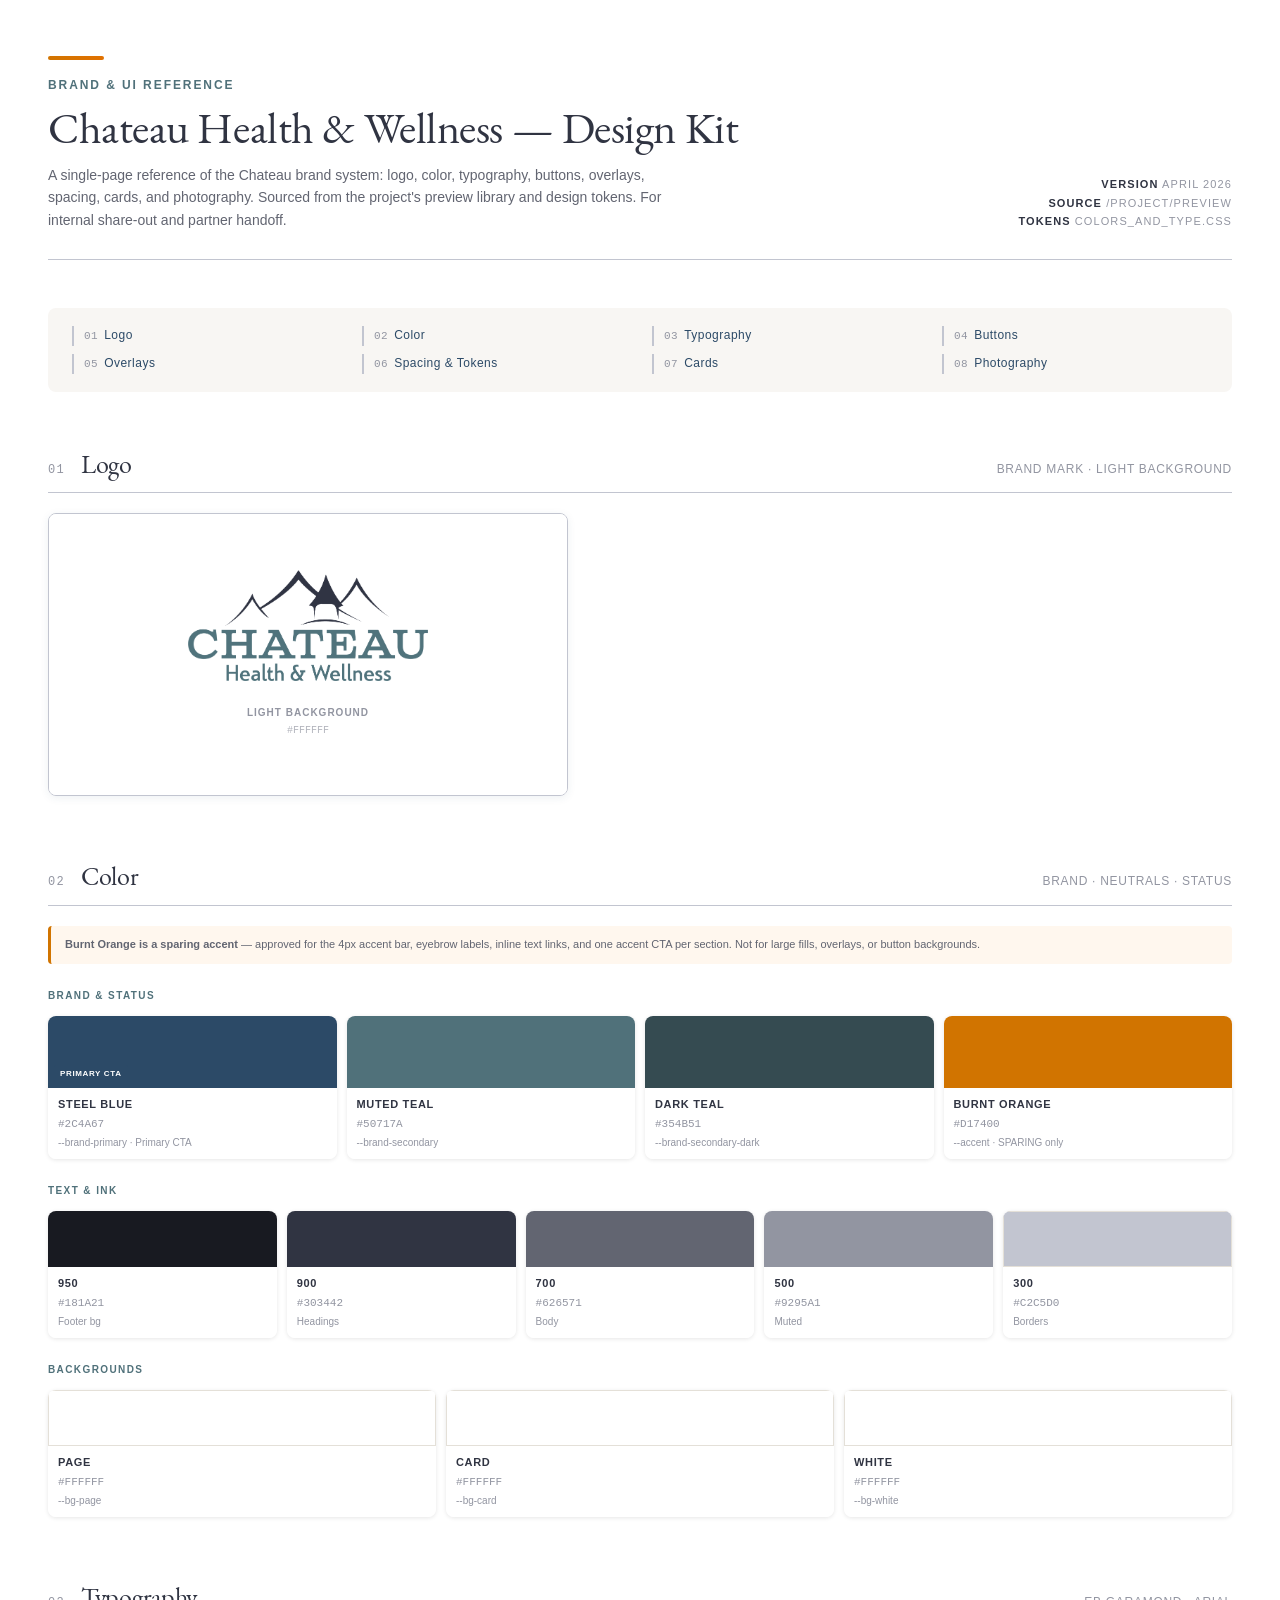
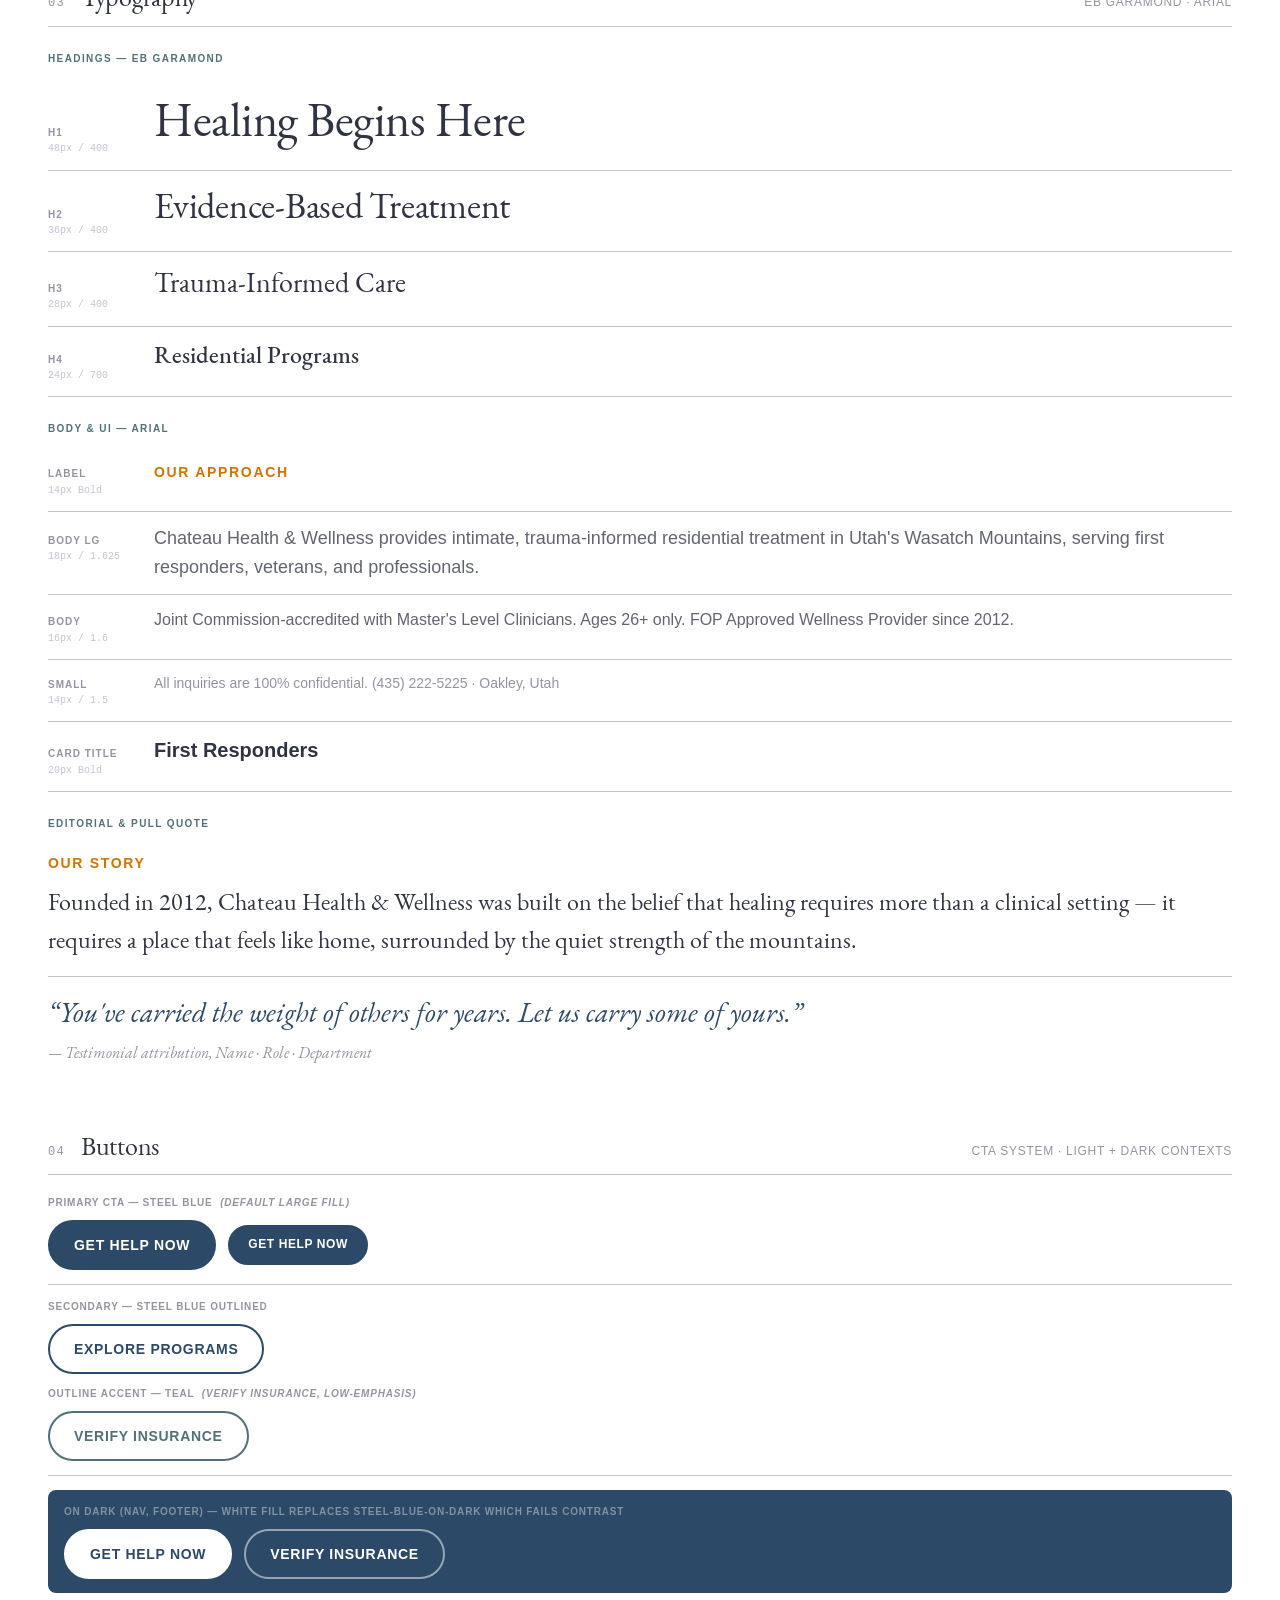
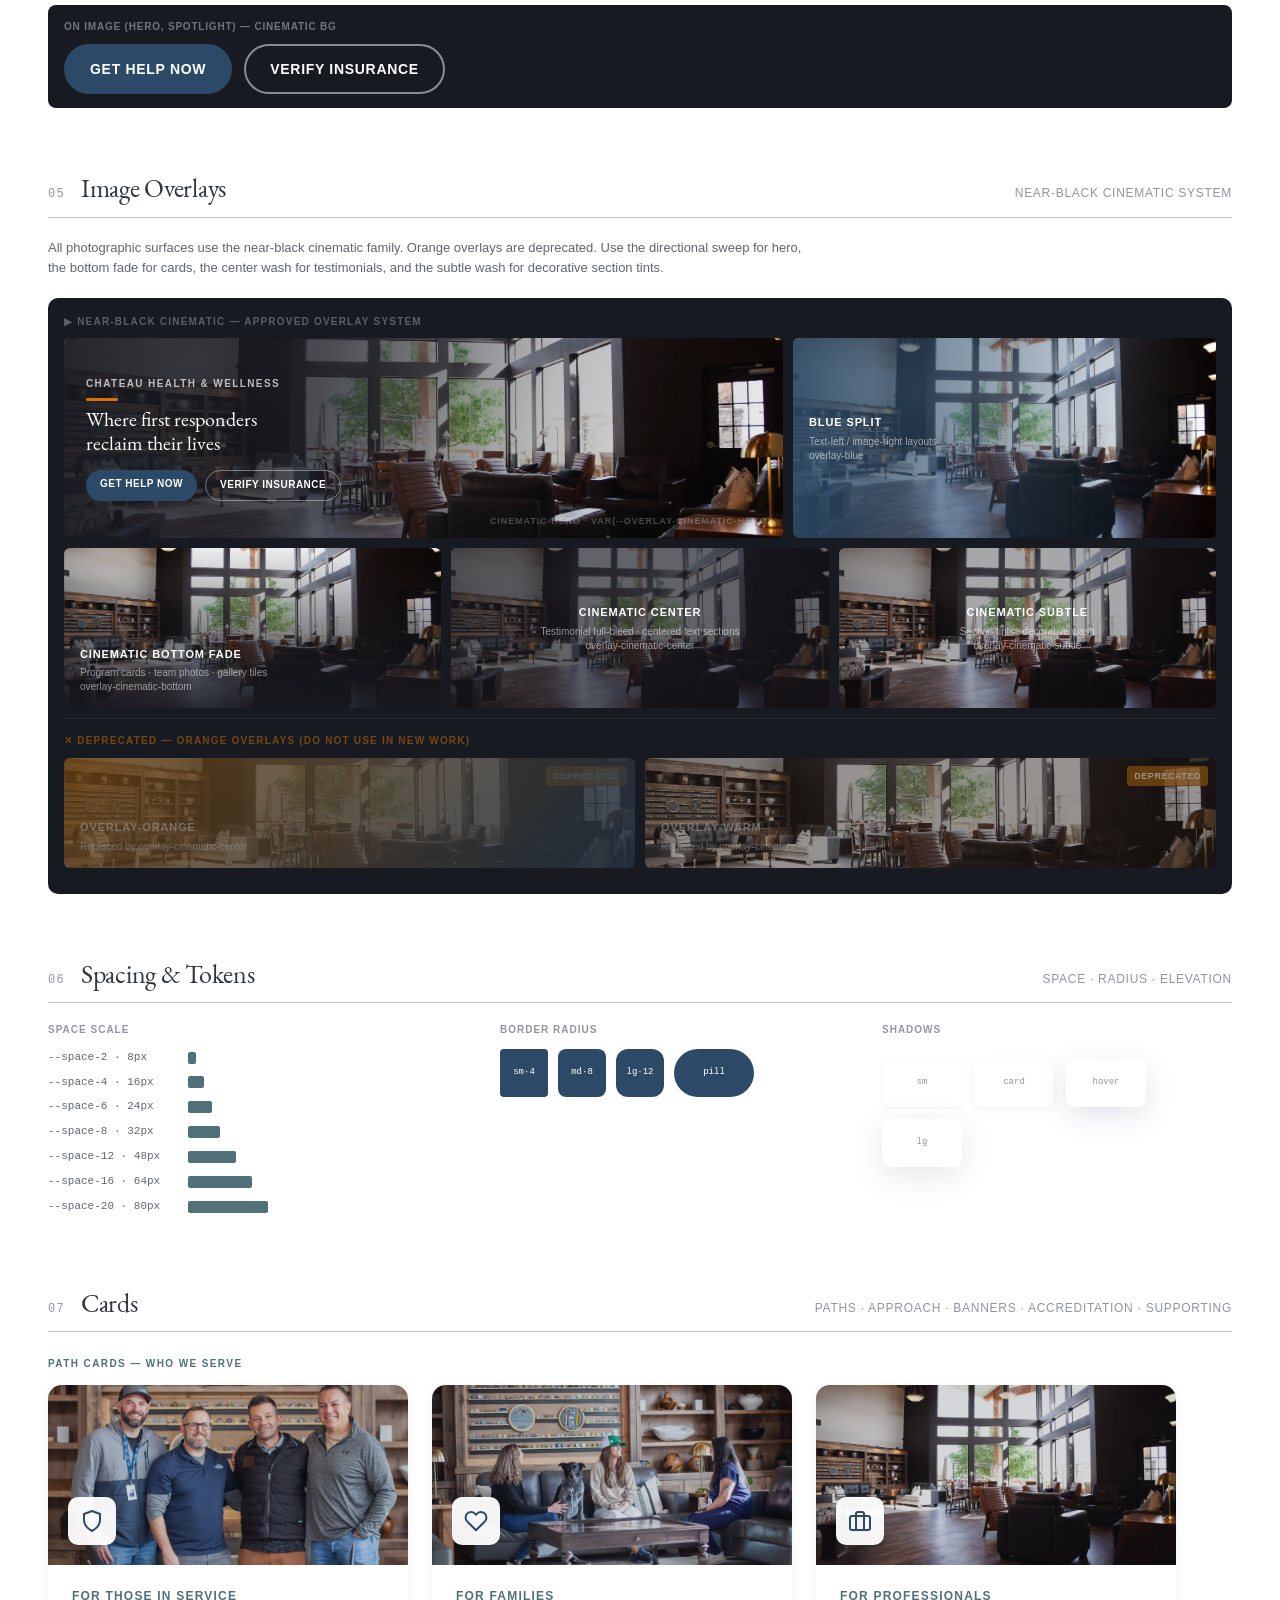
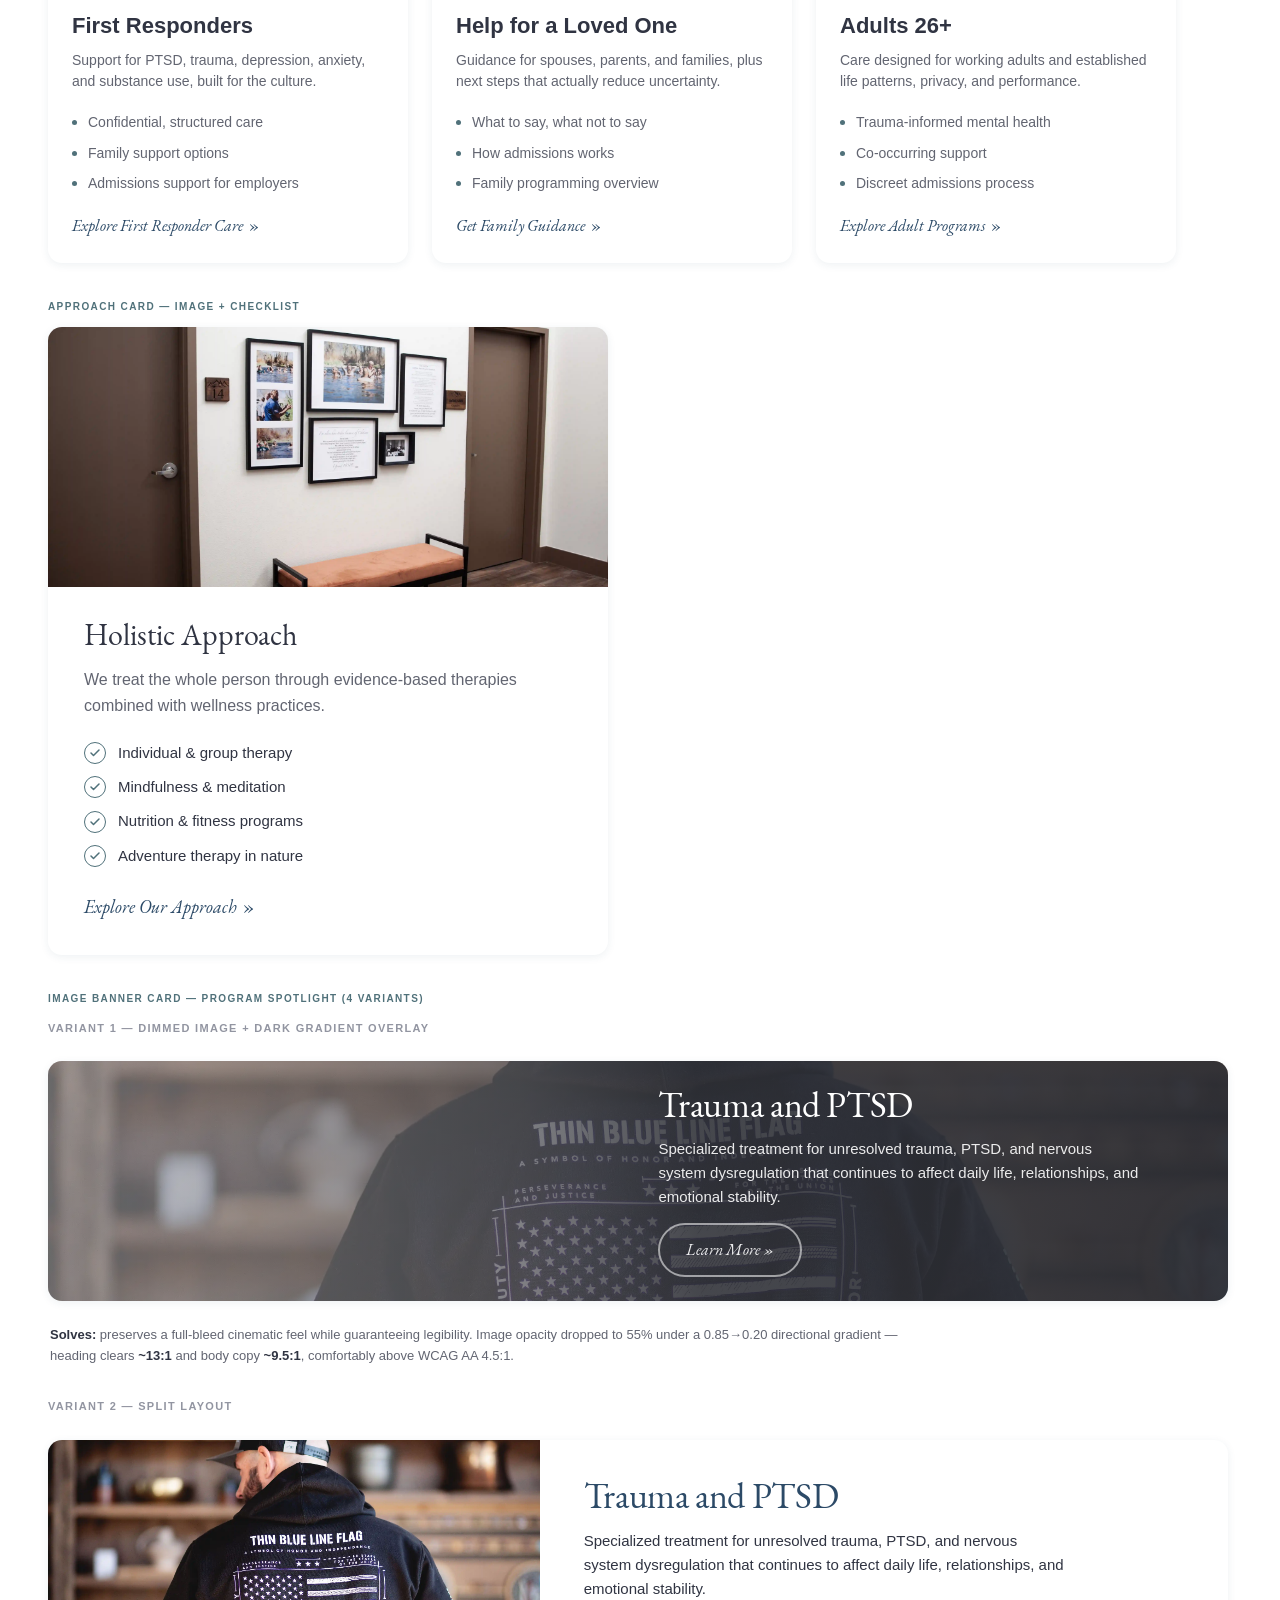
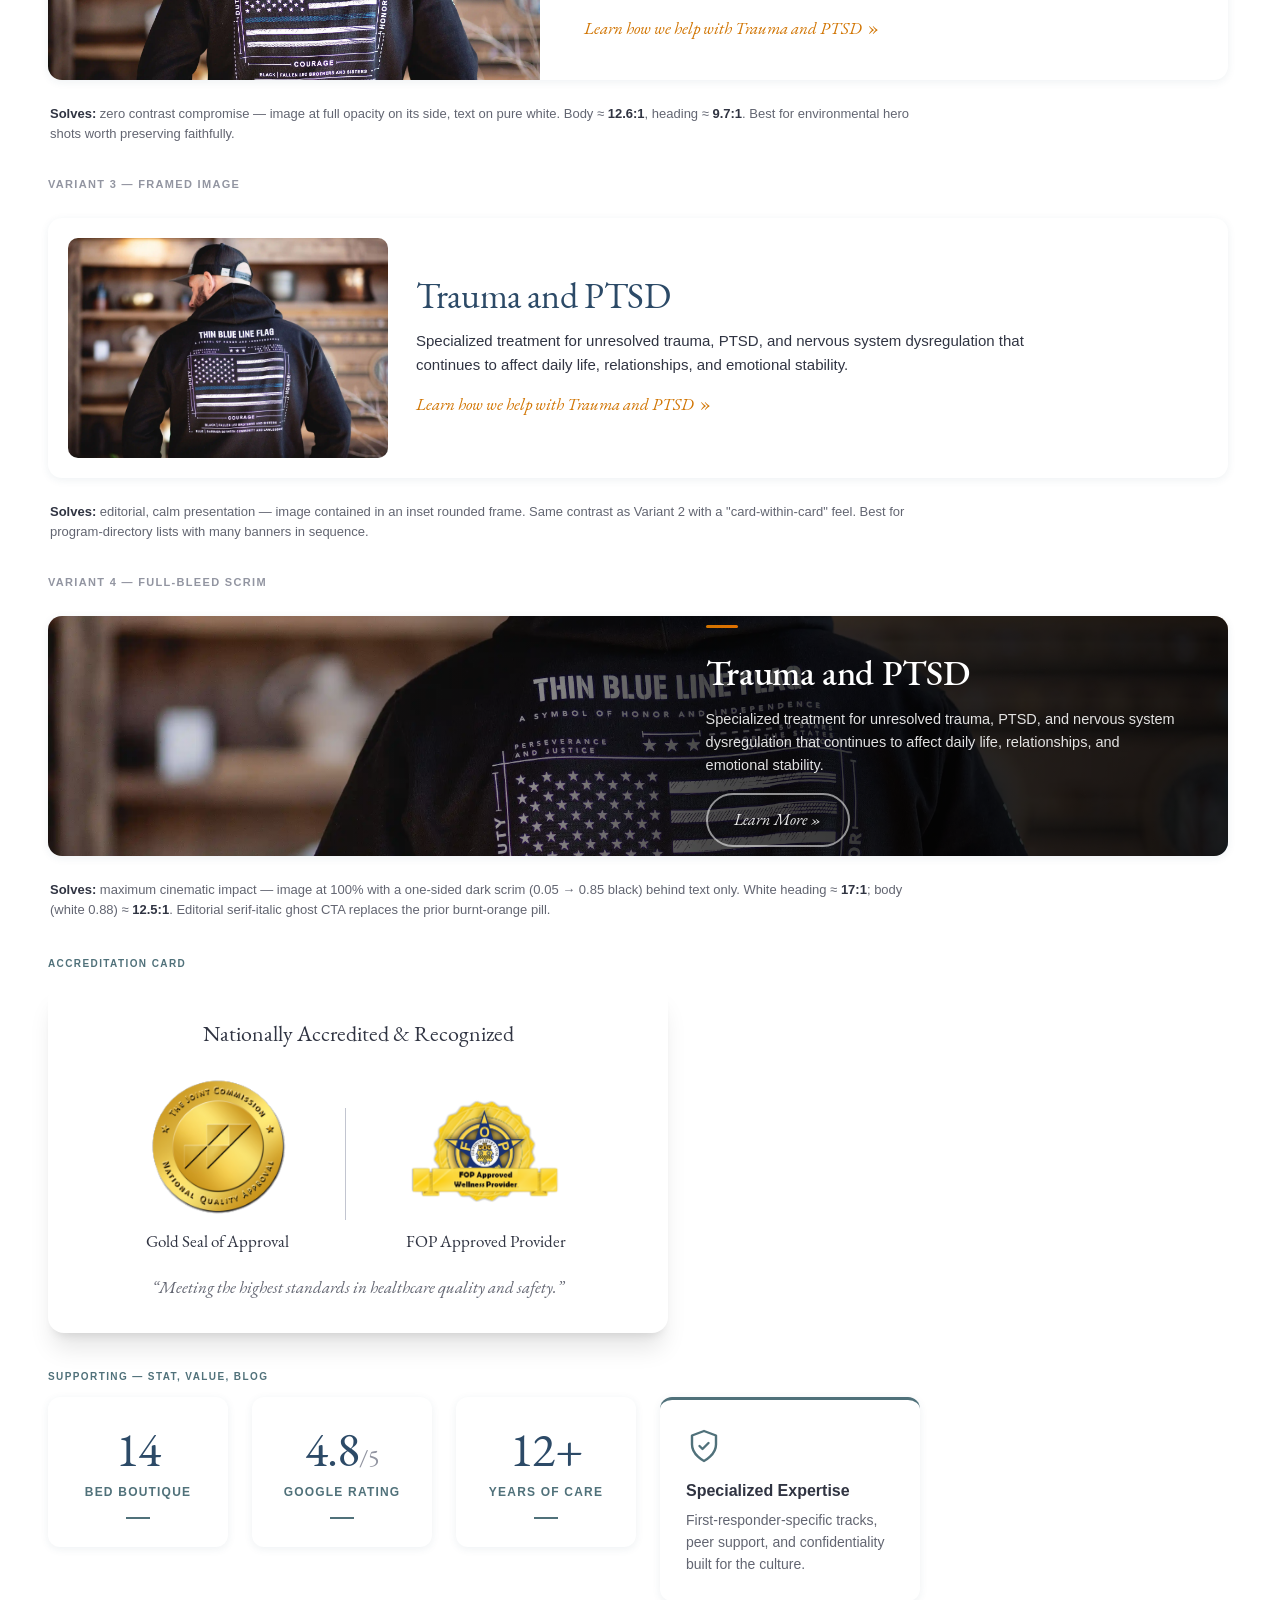
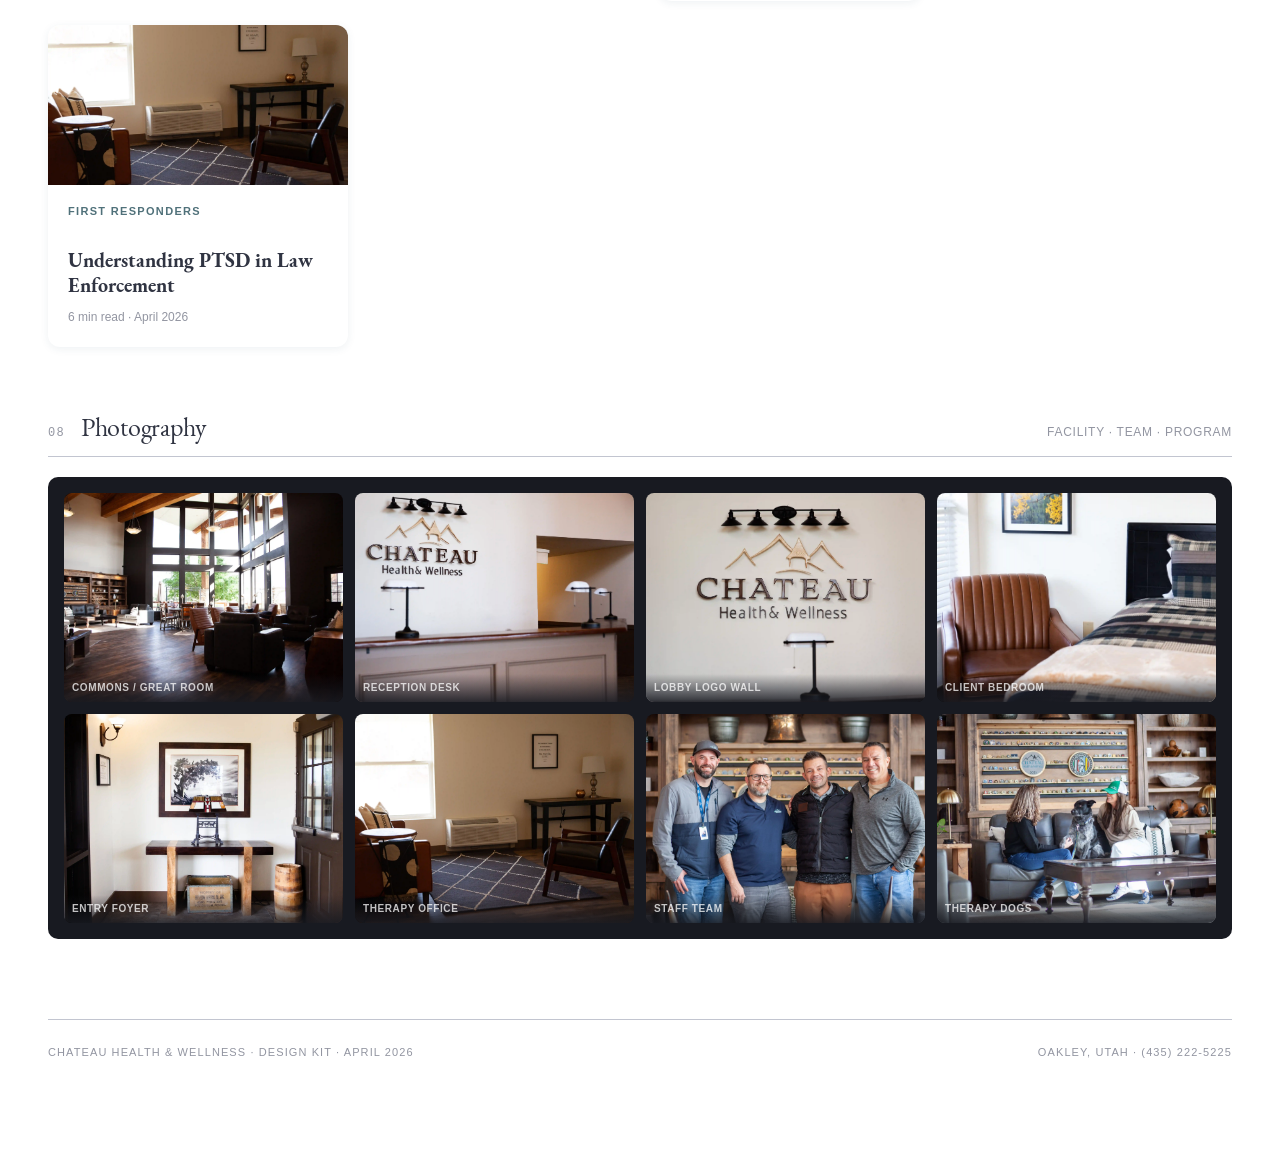
<file: index.html>
<!DOCTYPE html>
<html lang="en">
<head>
<meta charset="UTF-8">
<title>Chateau Health &amp; Wellness — Design Kit</title>
<meta http-equiv="refresh" content="0; url=design-kit.html">
<link rel="canonical" href="design-kit.html">
<style>
  body { font-family: Arial, sans-serif; padding: 40px; color: #303442; }
  a { color: #2C4A67; }
</style>
</head>
<body>
<p>Loading the Chateau Health &amp; Wellness Design Kit&hellip;</p>
<p>If you are not redirected automatically, <a href="design-kit.html">click here</a>.</p>
</body>
</html>
</file>
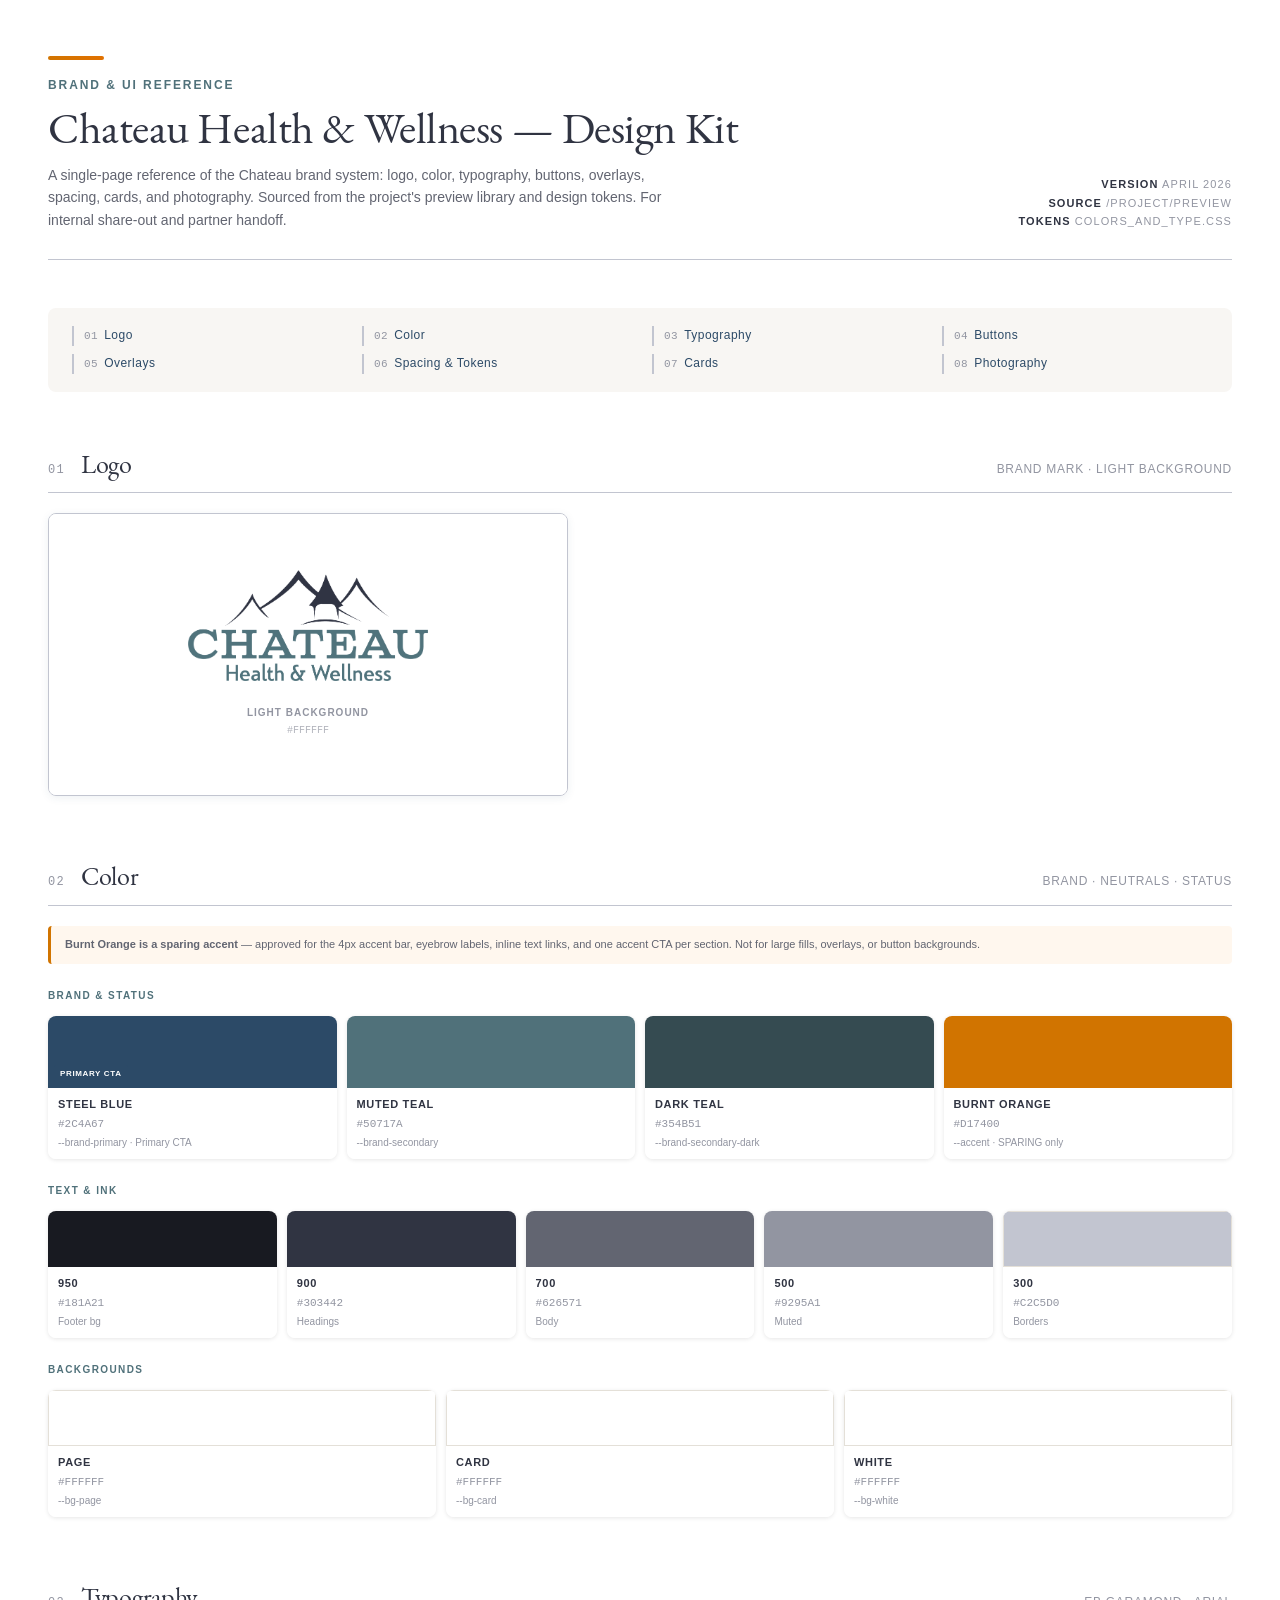
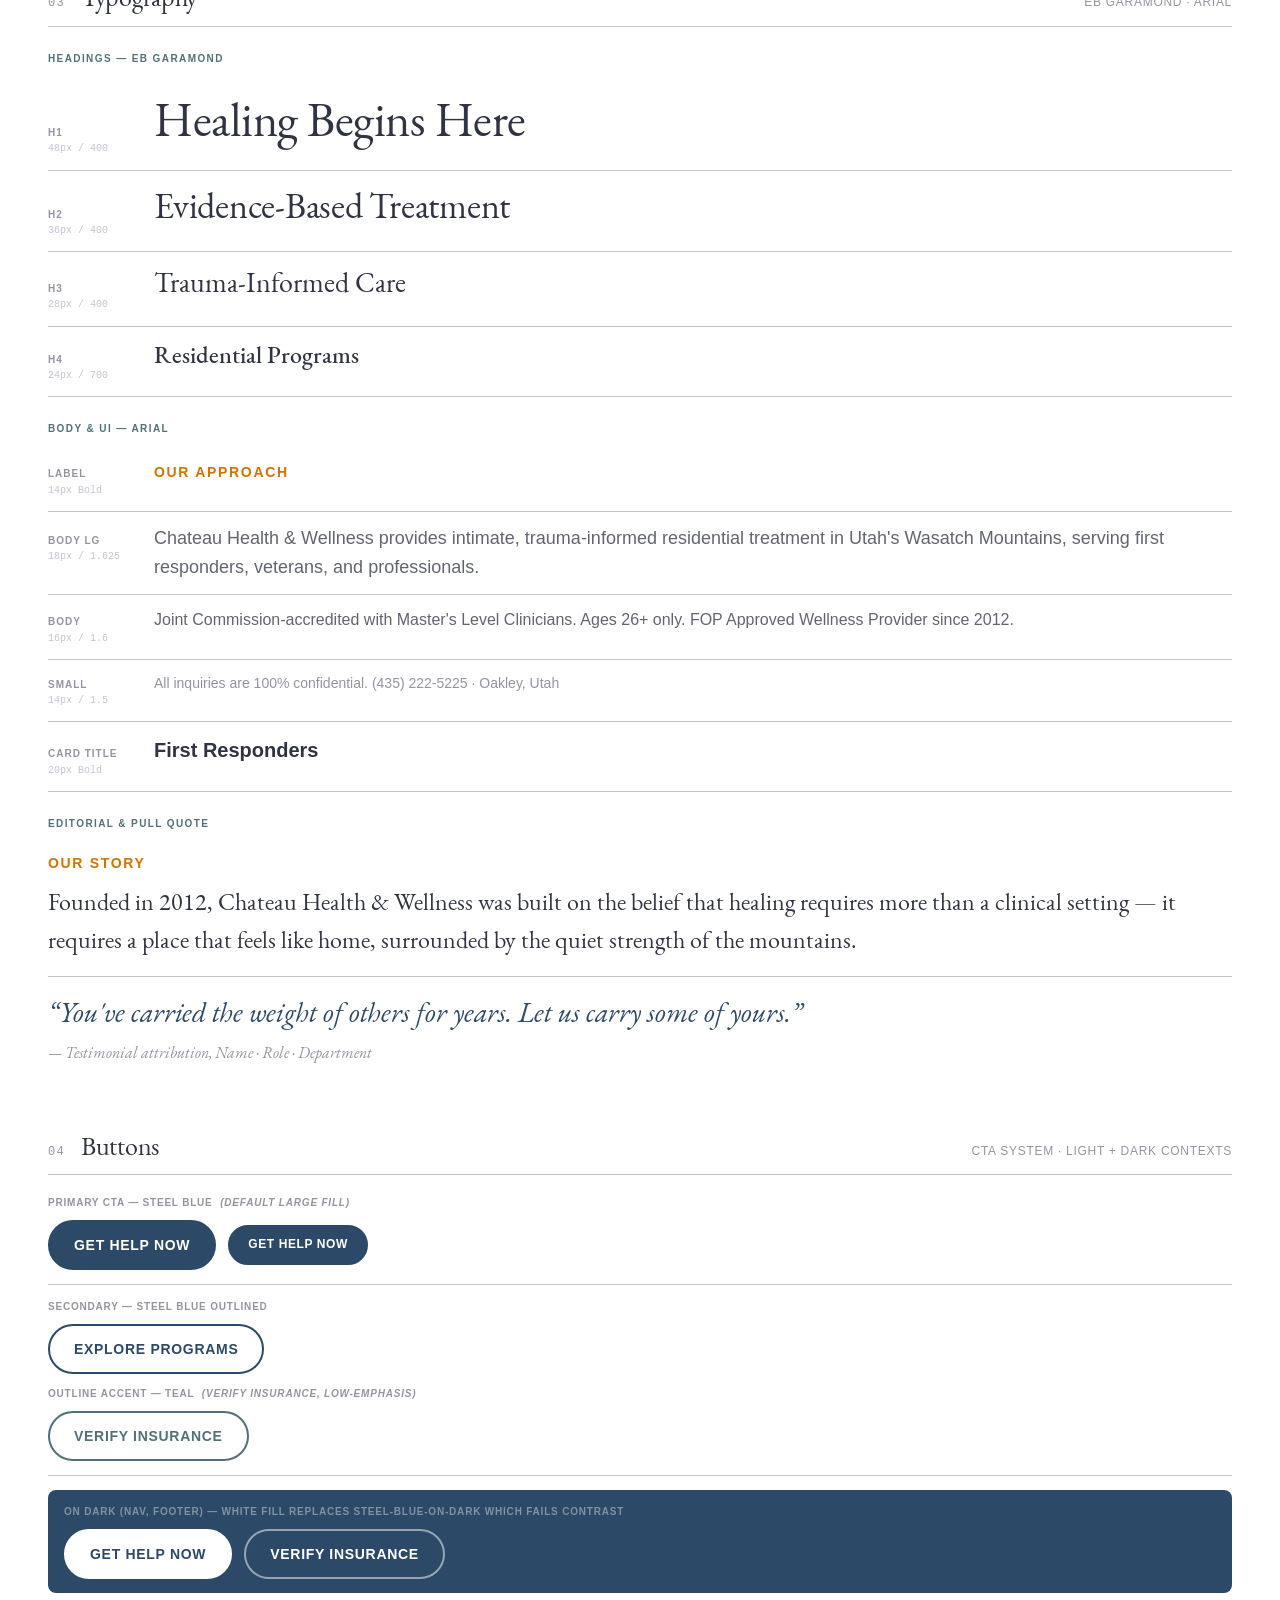
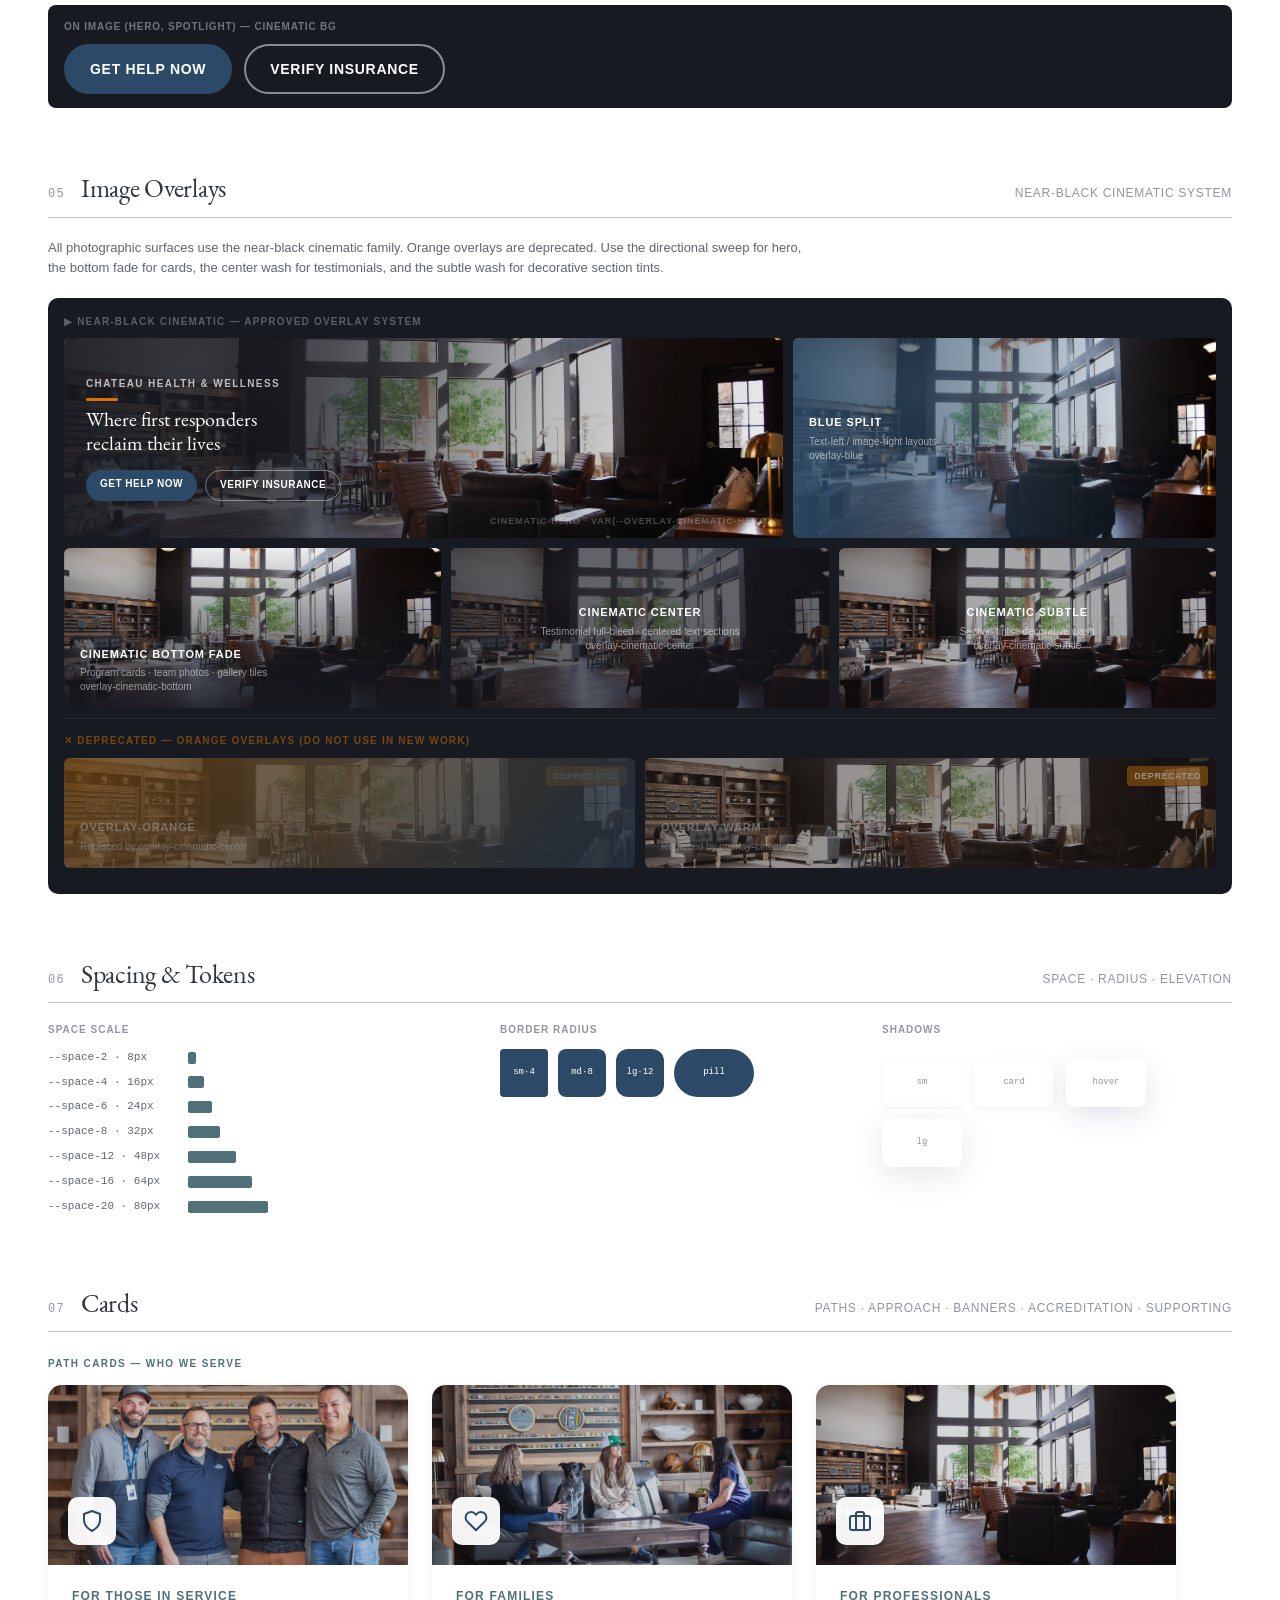
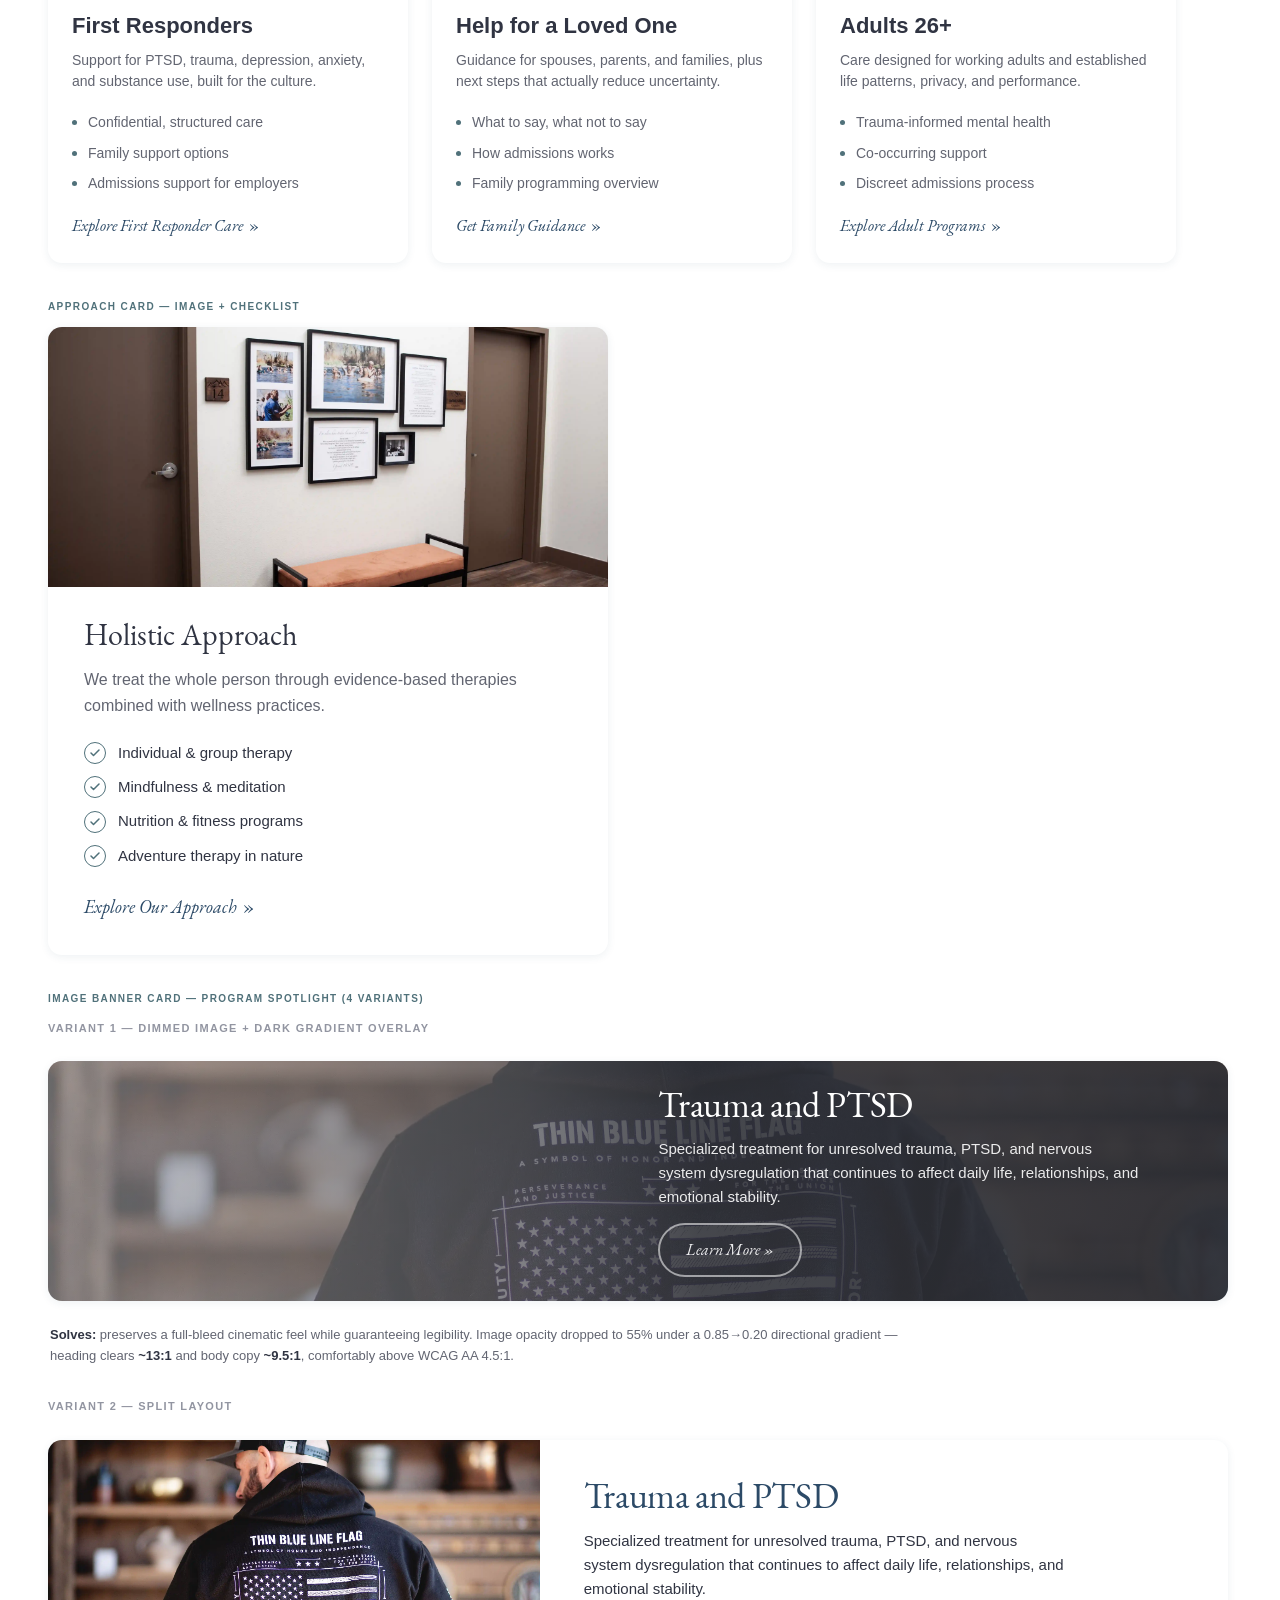
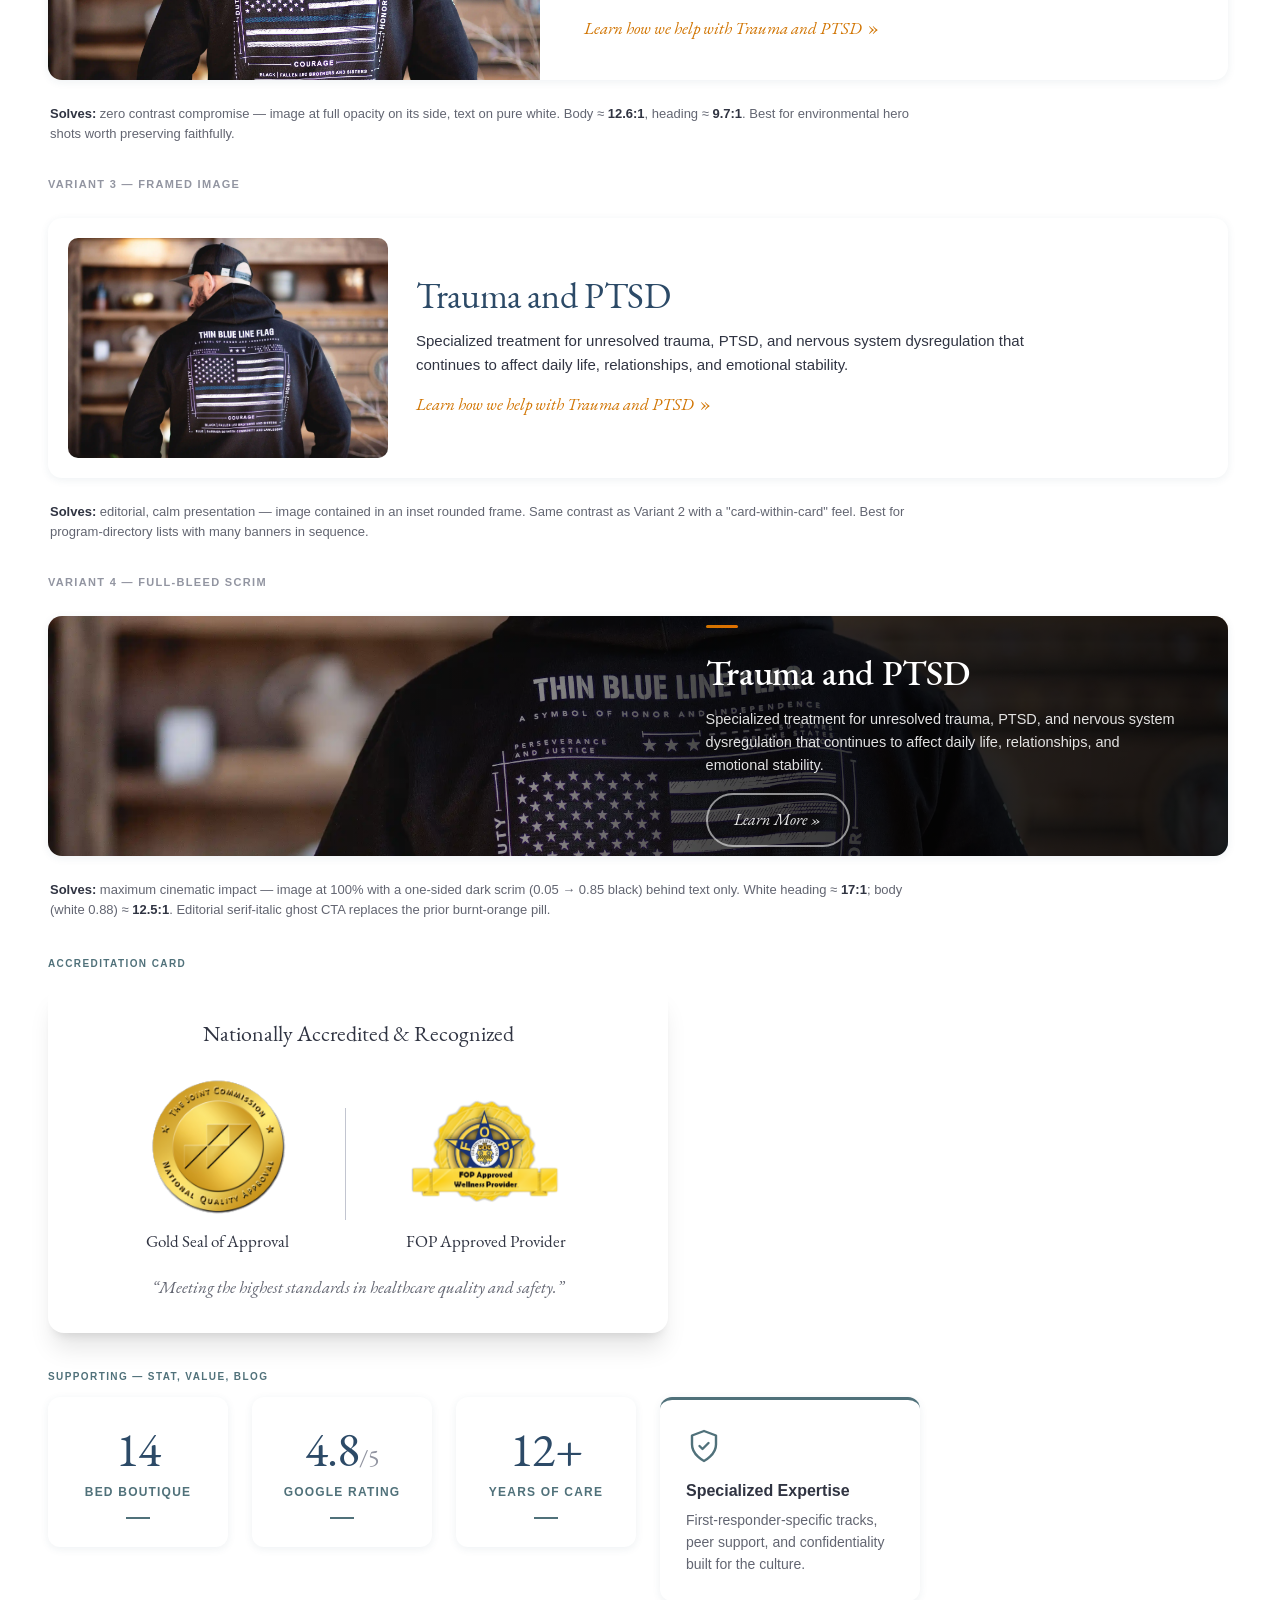
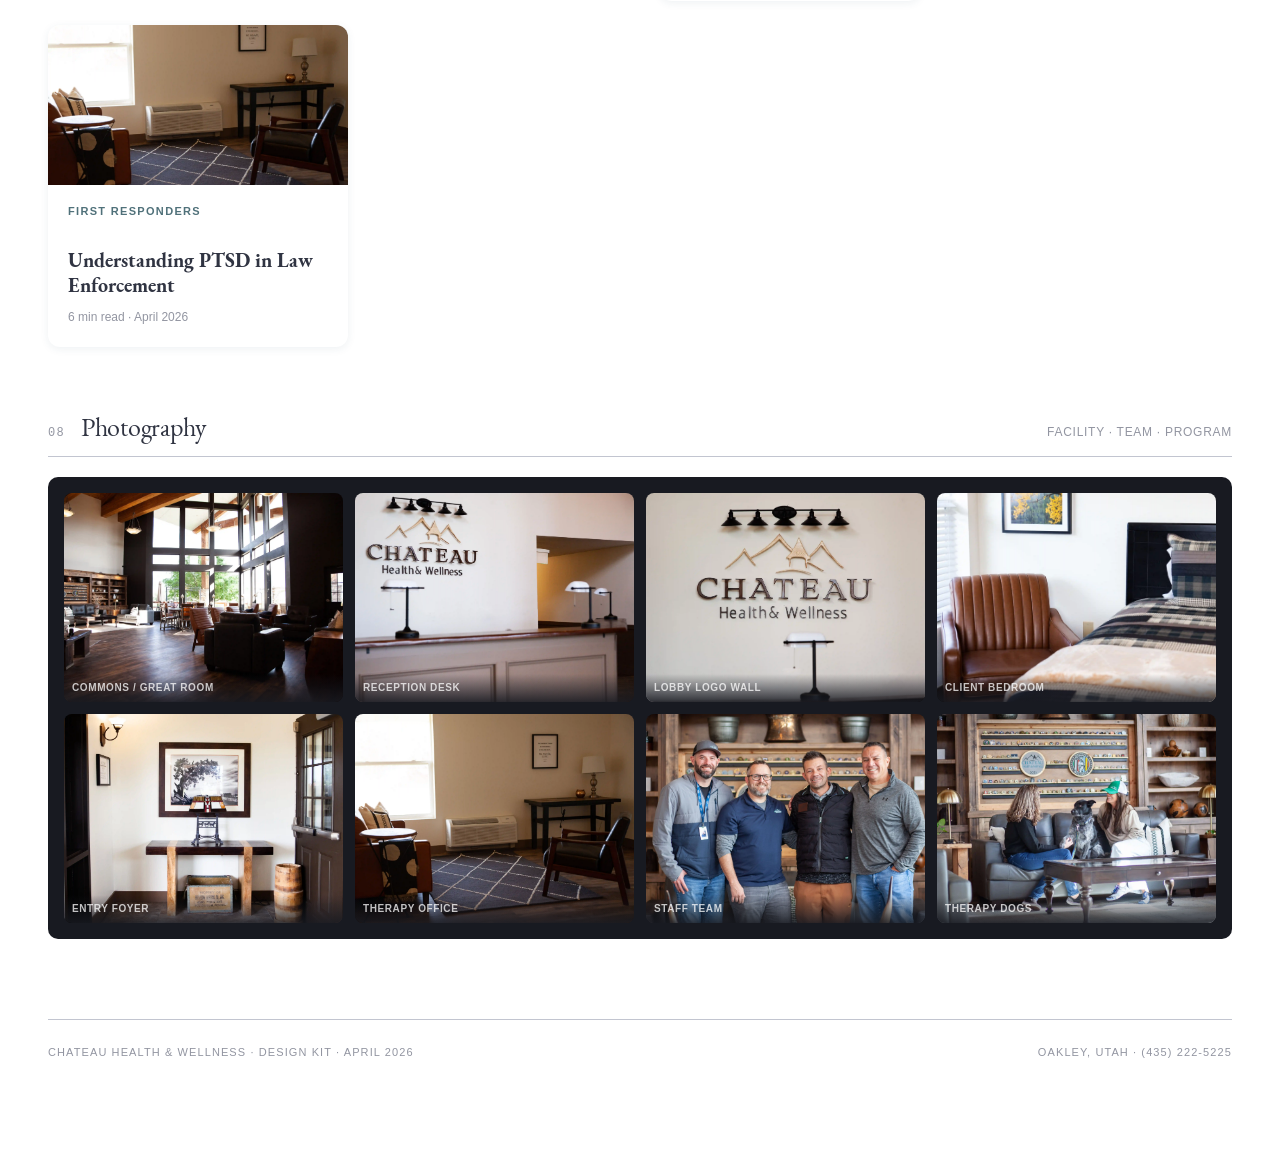
<file: design-kit.html>
<!DOCTYPE html>
<html lang="en">
<head>
<meta charset="UTF-8">
<meta name="viewport" content="width=device-width,initial-scale=1">
<title>Chateau Health &amp; Wellness — Design Kit</title>
<link rel="stylesheet" href="colors_and_type.css">
<style>
  /* ─────────────────────────────────────────────────────────────────
     KIT SHELL — applies only to the consolidated design kit page.
     Each section block reuses the original preview markup verbatim.
  ───────────────────────────────────────────────────────────────── */
  html, body { background: #FFFFFF; }
  body {
    font-family: var(--font-sans);
    color: var(--neutral-900);
    margin: 0;
    padding: 0;
  }
  .kit {
    max-width: 1280px;
    margin: 0 auto;
    padding: 56px 48px 96px;
  }

  /* ── Cover header ─────────────────────────────────────────────── */
  .kit-header {
    border-bottom: 1px solid var(--neutral-300);
    padding-bottom: 28px;
    margin-bottom: 48px;
    display: grid;
    grid-template-columns: 1fr auto;
    gap: 24px;
    align-items: end;
  }
  .kit-header__bar {
    display: block;
    width: 56px;
    height: 4px;
    background: linear-gradient(90deg, #D17400, #E17100);
    border-radius: 2px;
    margin-bottom: 16px;
  }
  .kit-header__eyebrow {
    font-family: var(--font-sans);
    font-size: 12px;
    font-weight: 700;
    letter-spacing: 0.16em;
    text-transform: uppercase;
    color: var(--brand-secondary);
    margin-bottom: 8px;
  }
  .kit-header__title {
    font-family: var(--font-serif);
    font-size: 44px;
    font-weight: 400;
    line-height: 1.1;
    color: var(--neutral-900);
    margin: 0;
    letter-spacing: -0.01em;
  }
  .kit-header__sub {
    font-family: var(--font-sans);
    font-size: 14px;
    line-height: 1.6;
    color: var(--neutral-700);
    margin: 12px 0 0;
    max-width: 640px;
  }
  .kit-header__meta {
    font-family: var(--font-sans);
    font-size: 11px;
    letter-spacing: 0.10em;
    text-transform: uppercase;
    color: var(--neutral-500);
    text-align: right;
    line-height: 1.7;
  }
  .kit-header__meta strong { color: var(--neutral-900); }

  /* ── Table of contents ────────────────────────────────────────── */
  .kit-toc {
    display: grid;
    grid-template-columns: repeat(4, 1fr);
    gap: 8px 24px;
    padding: 18px 24px;
    background: #F8F6F3;
    border-radius: 8px;
    margin-bottom: 56px;
    font-family: var(--font-sans);
    font-size: 12px;
  }
  .kit-toc a {
    color: var(--brand-primary);
    text-decoration: none;
    letter-spacing: 0.04em;
    border-left: 2px solid var(--neutral-300);
    padding-left: 10px;
    transition: color var(--transition-base), border-color var(--transition-base);
  }
  .kit-toc a:hover { color: var(--brand-primary); border-color: var(--brand-primary); }
  .kit-toc a span { color: var(--neutral-500); margin-right: 6px; font-family: monospace; font-size: 11px; }

  /* ── Section frame ────────────────────────────────────────────── */
  .kit-section {
    margin: 0 0 64px;
    scroll-margin-top: 24px;
  }
  .kit-section__head {
    display: flex;
    align-items: baseline;
    gap: 16px;
    margin-bottom: 20px;
    padding-bottom: 12px;
    border-bottom: 1px solid var(--neutral-300);
  }
  .kit-section__num {
    font-family: monospace;
    font-size: 12px;
    color: var(--neutral-500);
    letter-spacing: 0.10em;
  }
  .kit-section__title {
    font-family: var(--font-serif);
    font-size: 26px;
    font-weight: 400;
    color: var(--neutral-900);
    margin: 0;
    letter-spacing: -0.01em;
  }
  .kit-section__sub {
    font-family: var(--font-sans);
    font-size: 12px;
    color: var(--neutral-500);
    margin-left: auto;
    letter-spacing: 0.06em;
    text-transform: uppercase;
  }
  .kit-section__note {
    font-family: var(--font-sans);
    font-size: 13px;
    line-height: 1.55;
    color: var(--neutral-700);
    margin: 0 0 20px;
    max-width: 760px;
  }

  /* ── Sub-block (used inside sections to label internal groups) ── */
  .kit-block-label {
    font-family: var(--font-sans);
    font-size: 10px;
    font-weight: 700;
    letter-spacing: 0.14em;
    text-transform: uppercase;
    color: var(--brand-secondary);
    margin: 24px 0 12px;
  }

  /* ─────────────────────────────────────────────────────────────────
     §1 LOGO — replicated from preview/brand-logo.html
  ───────────────────────────────────────────────────────────────── */
  .logo-row { display: flex; gap: 16px; align-items: stretch; flex-wrap: wrap; }
  .logo-card { border-radius: 8px; overflow: hidden; box-shadow: var(--shadow-card); flex: 1; min-width: 260px; max-width: 520px; border: 1px solid var(--neutral-300); }
  .logo-bg { padding: 56px 40px; display: flex; flex-direction: column; align-items: center; justify-content: center; min-height: 200px; background: #FFFFFF; }
  .logo-bg img { max-width: 240px; height: auto; display: block; }
  .logo-card .card-label { font-size: 10px; font-weight: 700; letter-spacing: 0.10em; text-transform: uppercase; color: var(--neutral-500); margin-top: 24px; text-align: center; }
  .logo-card .card-hex { font-family: monospace; font-size: 10px; color: var(--neutral-500); opacity: 0.7; margin-top: 2px; text-align: center; }

  /* ─────────────────────────────────────────────────────────────────
     §2 COLORS — from preview/colors-brand.html + colors-neutral.html
  ───────────────────────────────────────────────────────────────── */
  .swatch-row { display: flex; gap: 10px; flex-wrap: wrap; margin-bottom: 12px; }
  .swatch { border-radius: 8px; overflow: hidden; box-shadow: 0 1px 4px rgba(0,0,0,0.10); flex: 1; min-width: 100px; }
  .swatch .chip { height: 72px; }
  .swatch .info { background: white; padding: 8px 10px; }
  .swatch .name { font-size: 11px; font-weight: 700; color: #303442; text-transform: uppercase; letter-spacing: 0.06em; }
  .swatch .hex  { font-size: 11px; color: #9295A1; font-family: monospace; margin-top: 2px; }
  .swatch .label { font-size: 10px; color: #9295A1; margin-top: 1px; }
  .swatch.primary-cta .chip { position: relative; }
  .swatch.primary-cta .chip::after { content: 'PRIMARY CTA'; position: absolute; bottom: 6px; left: 6px; font-size: 8px; font-weight: 700; letter-spacing: 0.08em; background: #2C4A67; color: #fff; padding: 2px 6px; border-radius: 2px; }
  .usage-note { font-size: 11px; font-family: var(--font-sans); color: var(--neutral-700); background: #FFF7EE; border-radius: 4px; padding: 10px 14px; margin-bottom: 14px; border-left: 3px solid var(--accent); }
  .neutral-swatch .chip { height: 56px; }
  .neutral-swatch { min-width: 80px; }

  /* ─────────────────────────────────────────────────────────────────
     §3 TYPOGRAPHY — preview/type-headings.html + type-body.html + type-editorial.html
  ───────────────────────────────────────────────────────────────── */
  .type-row {
    display: flex; align-items: baseline; gap: 16px;
    border-bottom: 1px solid var(--neutral-300);
    padding: 12px 0;
  }
  .type-row:last-child { border-bottom: none; }
  .type-row .meta { width: 90px; flex-shrink: 0; padding-top: 2px; }
  .type-row .meta-tag { font-family: var(--font-sans); font-size: 10px; font-weight: 700; letter-spacing: 0.10em; text-transform: uppercase; color: var(--neutral-500); }
  .type-row .meta-size { font-family: monospace; font-size: 10px; color: var(--neutral-300); }
  .type-row h1, .type-row h2, .type-row h3, .type-row h4, .type-row p { margin: 0; }
  .editorial-block { padding-top: 8px; }

  /* ─────────────────────────────────────────────────────────────────
     §4 BUTTONS — preview/buttons.html
  ───────────────────────────────────────────────────────────────── */
  .btn-row { display: flex; align-items: center; gap: 12px; flex-wrap: wrap; margin-bottom: 12px; }
  .btn-dark-row { background: var(--brand-primary); padding: 14px 16px; border-radius: 8px; display: flex; gap: 12px; align-items: center; flex-wrap: wrap; margin-bottom: 12px; }
  .btn-img-row { background: #181A21; padding: 14px 16px; border-radius: 8px; display: flex; gap: 12px; align-items: center; flex-wrap: wrap; margin-bottom: 12px; }
  .btn-row label, .btn-dark-row label, .btn-img-row label {
    font-family: var(--font-sans); font-size: 10px; font-weight: 700; text-transform: uppercase; letter-spacing: 0.08em; color: var(--neutral-500); width: 100%; margin-bottom: -4px;
  }
  .btn-dark-row label, .btn-img-row label { color: rgba(255,255,255,0.4); }
  .btn-row .note { font-family: var(--font-sans); font-size: 10px; color: var(--neutral-500); font-style: italic; margin-left: 4px; }
  .kit .btn { padding: 12px 24px; font-size: 14px; }
  .kit .btn-sm { padding: 8px 18px; font-size: 12px; }
  .btn-divider { height: 1px; background: var(--neutral-300); margin: 14px 0; }

  /* ─────────────────────────────────────────────────────────────────
     §5 OVERLAYS — preview/colors-overlays.html
  ───────────────────────────────────────────────────────────────── */
  .ov-stage { background: #181A21; padding: 16px; border-radius: 10px; }
  .ov-section-title { font-size: 10px; font-weight: 700; letter-spacing: 0.12em; text-transform: uppercase; color: rgba(255,255,255,0.30); margin: 14px 0 8px; }
  .ov-section-title:first-child { margin-top: 0; }
  .ov-row { display: flex; gap: 10px; margin-bottom: 10px; }
  .ov-tile { flex: 1; border-radius: 6px; overflow: hidden; position: relative; }
  .ov-bg { width: 100%; height: 100%; background: url('assets/facility-commons.webp') center/cover; }
  .ov-ov { position: absolute; inset: 0; display: flex; flex-direction: column; justify-content: flex-end; padding: 14px 16px; }
  .ov-name { font-size: 11px; font-weight: 700; letter-spacing: 0.08em; text-transform: uppercase; color: #fff; }
  .ov-use  { font-size: 10px; color: rgba(255,255,255,0.55); margin-top: 3px; line-height: 1.4; }
  .ov-tile-xl { height: 200px; } .ov-tile-lg { height: 160px; } .ov-tile-sm { height: 110px; }
  /* Section-top orange bar RETIRED — small rule now sits above H1 only (.ov-h1-rule). */
  .ov-hero-text { font-family: 'EB Garamond', Georgia, serif; font-size: 20px; color: #fff; line-height: 1.2; margin-bottom: 5px; }
  /* Eyebrow on cinematic dark — must be white, NOT orange */
  .ov-hero-eyebrow { font-size: 10px; font-weight: 700; letter-spacing: 0.14em; text-transform: uppercase; color: rgba(255,255,255,0.7); margin-bottom: 6px; }
  .ov-h1-rule { display: block; width: 32px; height: 3px; background: linear-gradient(90deg,#D17400,#E17100); border-radius: 2px; margin-bottom: 6px; }
  .ov-rule { height: 1px; background: rgba(255,255,255,0.08); margin: 8px 0 12px; }
  .ov-dep { position: absolute; top: 8px; right: 8px; background: rgba(209,116,0,0.75); color: #fff; font-size: 9px; font-weight: 700; letter-spacing: 0.06em; text-transform: uppercase; padding: 3px 7px; border-radius: 3px; }
  .ov-token-label { position:absolute; bottom:10px; right:12px; font-size:9px; font-weight:700; letter-spacing:0.10em; text-transform:uppercase; color:rgba(255,255,255,0.25); }
  .ov-mini-cta { background:#2C4A67; color:#fff; border-radius:9999px; padding:6px 14px; font-size:10px; font-weight:700; letter-spacing:0.05em; text-transform:uppercase; }
  .ov-mini-cta--ghost { background:transparent; border:1.5px solid rgba(255,255,255,0.4); color:#fff; border-radius:9999px; padding:6px 14px; font-size:10px; font-weight:700; letter-spacing:0.05em; text-transform:uppercase; }

  /* ─────────────────────────────────────────────────────────────────
     §6 SPACING / RADIUS / SHADOWS — preview/spacing-tokens.html
  ───────────────────────────────────────────────────────────────── */
  .tokens-grid { display: grid; grid-template-columns: 1.2fr 1fr 1fr; gap: 32px; }
  .tokens-grid h4 { font-size: 10px; font-weight: 700; letter-spacing: 0.10em; text-transform: uppercase; color: var(--neutral-500); margin: 0 0 12px; font-family: var(--font-sans); }
  .space-row { display: flex; align-items: center; gap: 10px; margin-bottom: 7px; }
  .space-bar { background: var(--brand-secondary); border-radius: 2px; height: 12px; }
  .space-lbl { font-size: 11px; color: var(--neutral-700); font-family: monospace; width: 130px; flex-shrink: 0; }
  .radius-row { display: flex; gap: 10px; flex-wrap: wrap; align-items: flex-start; }
  .r-chip { background: var(--brand-primary); width: 48px; height: 48px; display: flex; align-items: center; justify-content: center; }
  .r-lbl { font-size: 9px; color: white; font-family: monospace; }
  .shadow-row { display: flex; gap: 12px; flex-wrap: wrap; padding: 10px 0 4px; }
  .s-card { background: white; width: 80px; height: 48px; display: flex; align-items: center; justify-content: center; border-radius: 8px; font-size: 9px; color: var(--neutral-500); font-family: monospace; }

  /* ─────────────────────────────────────────────────────────────────
     §7 CARDS — preview/cards.html (full system reproduced)
  ───────────────────────────────────────────────────────────────── */
  .cards-page { --bg-card: #FFFFFF; --bg-warm: #FFFFFF; }
  .cards-group { margin-bottom: 36px; }
  .cards-row { display: flex; gap: 24px; flex-wrap: wrap; align-items: flex-start; }
  .cards-stack { display: flex; flex-direction: column; gap: 14px; width: 100%; }
  .variant-label { font-family: var(--font-sans); font-size: 11px; font-weight: 700; text-transform: uppercase; letter-spacing: 0.12em; color: var(--neutral-500); margin-bottom: 10px; }
  .variant-rationale { font-family: var(--font-sans); font-size: 13px; line-height: 1.55; color: var(--neutral-700); margin: 10px 2px 0; max-width: 880px; }
  .variant-rationale strong { color: var(--neutral-900); }

  /* Editorial CTA + inline link */
  .cta-editorial {
    display: inline-flex; align-items: center; justify-content: center; gap: 8px;
    font-family: var(--font-serif); font-style: italic; font-weight: 400; font-size: 16px;
    letter-spacing: 0.01em; padding: 12px 26px; border-radius: 9999px;
    border: 2px solid var(--brand-primary); background: var(--brand-primary); color: #FFFFFF;
    text-decoration: none; transition: background var(--transition-base), border-color var(--transition-base), transform var(--transition-base);
    white-space: nowrap; align-self: flex-start;
  }
  .cta-editorial:hover { background: var(--brand-primary-dark); border-color: var(--brand-primary-dark); transform: translateY(-1px); }
  .cta-editorial--ghost { background: transparent; color: rgba(255,255,255,0.92); border-color: rgba(255,255,255,0.55); }
  .cta-editorial--ghost:hover { background: rgba(255,255,255,0.10); border-color: rgba(255,255,255,0.85); color: #FFFFFF; }
  .link-editorial {
    font-family: var(--font-serif); font-style: italic; font-weight: 400; font-size: 17px;
    color: var(--brand-primary); text-decoration: none;
    display: inline-flex; align-items: baseline; gap: 6px;
    transition: color var(--transition-base), gap var(--transition-base);
  }
  .link-editorial:hover { color: var(--brand-primary-dark); gap: 10px; }
  .link-editorial::after { content: '»'; font-style: normal; font-size: 1.05em; line-height: 1; }

  /* Path card */
  .path-card { width: 360px; background: #FFFFFF; border-radius: 14px; overflow: hidden; box-shadow: var(--shadow-card); display: flex; flex-direction: column; transition: box-shadow var(--transition-base), transform var(--transition-base); }
  .path-card:hover { box-shadow: var(--shadow-card-hover); transform: translateY(-4px); }
  .path-card__media { position: relative; height: 180px; overflow: hidden; }
  .path-card__img { position: absolute; inset: 0; background-size: cover; background-position: center; }
  .path-card__media::after { content: ''; position: absolute; inset: 0; background: rgba(48,52,66,0.2); }
  .path-card__icon { position: absolute; left: 20px; bottom: 20px; width: 48px; height: 48px; border-radius: 10px; background: rgba(255,255,255,0.95); box-shadow: 0 4px 6px -4px rgba(0,0,0,0.1), 0 10px 15px -3px rgba(0,0,0,0.1); display: flex; align-items: center; justify-content: center; z-index: 2; color: var(--brand-primary); }
  .path-card__icon svg { width: 24px; height: 24px; display: block; }
  .path-card__body { padding: 22px 24px 24px; display: flex; flex-direction: column; gap: 12px; }
  .path-card__eyebrow { font-family: var(--font-sans); font-size: 12px; font-weight: 700; letter-spacing: 0.10em; text-transform: uppercase; color: var(--brand-secondary); }
  .path-card__title { font-family: var(--font-sans); font-size: 22px; font-weight: 700; line-height: 1.25; color: var(--neutral-900); margin: -6px 0 -2px; }
  .path-card__desc { font-family: var(--font-sans); font-size: 14px; line-height: 1.55; color: var(--neutral-700); margin: 0; }
  .path-card__list { list-style: none; margin: 6px 0 0; padding: 0; display: flex; flex-direction: column; gap: 8px; }
  .path-card__list li { font-family: var(--font-sans); font-size: 14px; color: var(--neutral-700); padding-left: 16px; position: relative; }
  .path-card__list li::before { content: ''; position: absolute; left: 0; top: 9px; width: 5px; height: 5px; border-radius: 50%; background: var(--brand-secondary); }
  .path-card .link-editorial { margin-top: 6px; font-size: 16px; }

  /* Approach card */
  .approach-card { width: 560px; background: #FFFFFF; border-radius: 14px; overflow: hidden; box-shadow: var(--shadow-card); display: flex; flex-direction: column; }
  .approach-card__media { height: 260px; background-size: cover; background-position: center; }
  .approach-card__body { padding: 30px 36px 34px; display: flex; flex-direction: column; gap: 14px; }
  .approach-card__title { font-family: var(--font-serif); font-size: 30px; font-weight: 400; color: var(--neutral-900); line-height: 1.2; margin: 0; }
  .approach-card__desc { font-family: var(--font-sans); font-size: 16px; line-height: 1.6; color: var(--neutral-700); margin: 0; }
  .approach-card__list { list-style: none; padding: 0; margin: 8px 0 4px; display: flex; flex-direction: column; gap: 10px; }
  .approach-card__list li { display: flex; align-items: center; gap: 12px; font-family: var(--font-sans); font-size: 15px; color: var(--neutral-900); }
  .approach-card__check { flex: 0 0 22px; width: 22px; height: 22px; border-radius: 50%; border: 1.5px solid var(--brand-secondary); display: flex; align-items: center; justify-content: center; color: var(--brand-secondary); }
  .approach-card__check svg { width: 12px; height: 12px; }
  .approach-card .link-editorial { margin-top: 6px; font-size: 18px; }

  /* Banner card variants */
  .banner-card { width: 100%; max-width: 1180px; height: 240px; border-radius: 14px; overflow: hidden; position: relative; background: #FFFFFF; box-shadow: var(--shadow-card); display: flex; align-items: center; }
  .banner-card__content { position: relative; z-index: 2; display: flex; flex-direction: column; gap: 14px; }
  .banner-card__title { font-family: var(--font-serif); font-size: 36px; font-weight: 400; line-height: 1.05; margin: 0; letter-spacing: -0.01em; }
  .banner-card__desc { font-family: var(--font-sans); font-size: 15px; line-height: 1.6; margin: 0; }
  .banner-card--overlay { justify-content: flex-end; }
  .banner-card--overlay .banner-card__img { position: absolute; inset: 0; background-size: cover; background-position: center; opacity: 0.55; }
  .banner-card--overlay::before { content: ''; position: absolute; inset: 0; z-index: 1; background: linear-gradient(90deg, rgba(24,26,33,0.20) 0%, rgba(24,26,33,0.55) 40%, rgba(24,26,33,0.80) 55%, rgba(24,26,33,0.85) 100%); }
  .banner-card--overlay .banner-card__content { width: 52%; padding: 36px 44px; }
  .banner-card--overlay .banner-card__title { color: #FFFFFF; }
  .banner-card--overlay .banner-card__desc { color: rgba(255,255,255,0.90); max-width: 520px; }
  /* .banner-card__rule (orange decoration above card title) RETIRED.
     Orange decorative rules are reserved for H1 only.
     .cta-orange-outline (orange-stroked white CTA) RETIRED.
     Use .cta-editorial--ghost on cinematic-overlay cards instead. */
  .banner-card--split { display: grid; grid-template-columns: 5fr 7fr; }
  .banner-card--split .banner-card__img { background-size: cover; background-position: center; height: 100%; }
  .banner-card--split .banner-card__content { padding: 36px 44px; justify-content: center; }
  .banner-card--split .banner-card__title { color: var(--brand-primary); }
  .banner-card--split .banner-card__desc { color: var(--neutral-900); max-width: 520px; }
  .banner-card--framed { display: grid; grid-template-columns: 320px 1fr; gap: 28px; padding: 20px 32px 20px 20px; height: 260px; align-items: stretch; }
  .banner-card--framed .banner-card__img { background-size: cover; background-position: center; border-radius: 10px; height: 100%; }
  .banner-card--framed .banner-card__content { padding: 8px 0; justify-content: center; }
  .banner-card--framed .banner-card__title { color: var(--brand-primary); }
  .banner-card--framed .banner-card__desc { color: var(--neutral-900); max-width: 620px; }
  .banner-card--scrim { justify-content: flex-end; }
  /* Variant 4 mini-hero card — gets the small above-title orange rule
     (same treatment as a cinematic-overlay H1, per canonical --accent rule). */
  .banner-card--scrim .banner-card__rule {
    display: block; width: 32px; height: 3px;
    background: linear-gradient(90deg, var(--accent), var(--accent-bright));
    border-radius: 2px; margin: 0 0 10px 0;
  }
  .banner-card--scrim .banner-card__img { position: absolute; inset: 0; background-size: cover; background-position: center; }
  .banner-card--scrim .banner-card__scrim { position: absolute; inset: 0; z-index: 1; background: linear-gradient(90deg, rgba(0,0,0,0.05) 0%, rgba(0,0,0,0.25) 30%, rgba(0,0,0,0.70) 55%, rgba(0,0,0,0.82) 75%, rgba(0,0,0,0.85) 100%); }
  .banner-card--scrim .banner-card__content { width: 48%; padding: 36px 44px; gap: 16px; }
  .banner-card--scrim .banner-card__title { color: #FFFFFF; font-weight: 500; }
  .banner-card--scrim .banner-card__desc { color: rgba(255,255,255,0.88); max-width: 520px; font-size: 14.5px; }

  /* Accreditation */
  .accred-card { width: 620px; background: #FFFFFF; border-radius: 16px; padding: 36px 48px 32px; box-shadow: 0 8px 10px -6px rgba(0,0,0,0.1), 0 20px 25px -5px rgba(0,0,0,0.1); text-align: center; }
  .accred-card__title { font-family: var(--font-serif); font-size: 22px; color: var(--neutral-900); margin: 0 0 28px; line-height: 1.3; }
  .accred-card__badges { display: flex; justify-content: center; align-items: center; gap: 56px; margin-bottom: 24px; }
  .accred-badge { display: flex; flex-direction: column; align-items: center; gap: 14px; }
  .accred-badge__img { width: 140px; height: 140px; background-size: contain; background-position: center; background-repeat: no-repeat; }
  .accred-badge--wide .accred-badge__img { width: 168px; height: 140px; }
  .accred-badge__label { font-family: var(--font-serif); font-size: 17px; color: var(--neutral-900); line-height: 1.2; text-align: center; }
  .accred-card__divider { width: 1px; height: 112px; background: var(--neutral-300); }
  .accred-card__quote { font-family: var(--font-serif); font-style: italic; font-size: 17px; color: var(--neutral-700); margin: 0; line-height: 1.5; }

  /* Stat / Value / Blog */
  .stat-card { background: #FFFFFF; border-radius: 12px; box-shadow: var(--shadow-card); width: 180px; padding: 28px 24px; text-align: center; }
  .stat-card__num { font-family: var(--font-serif); font-size: 48px; font-weight: 400; color: var(--brand-primary); line-height: 1; letter-spacing: -0.02em; }
  .stat-card__num small { font-size: 24px; color: var(--neutral-500); }
  .stat-card__label { font-family: var(--font-sans); font-size: 12px; font-weight: 700; color: var(--brand-secondary); text-transform: uppercase; letter-spacing: 0.10em; margin-top: 10px; }
  .stat-card__rule { width: 24px; height: 2px; background: var(--brand-secondary); margin: 14px auto 0; }
  .value-card { background: #FFFFFF; border-radius: 12px; box-shadow: var(--shadow-card); width: 260px; padding: 28px 26px 26px; border-top: 3px solid var(--brand-secondary); }
  .value-card__icon { width: 36px; height: 36px; color: var(--brand-secondary); margin-bottom: 14px; }
  .value-card__icon svg { width: 100%; height: 100%; }
  .value-card__title { font-family: var(--font-sans); font-size: 16px; font-weight: 700; color: var(--neutral-900); margin-bottom: 6px; }
  .value-card__desc { font-family: var(--font-sans); font-size: 14px; color: var(--neutral-700); line-height: 1.55; margin: 0; }
  .blog-card { width: 300px; background: #FFFFFF; border-radius: 12px; overflow: hidden; box-shadow: var(--shadow-card); }
  .blog-card__img { height: 160px; background-size: cover; background-position: center; }
  .blog-card__body { padding: 18px 20px 20px; }
  .blog-card__cat { font-family: var(--font-sans); font-size: 11px; font-weight: 700; text-transform: uppercase; letter-spacing: 0.12em; color: var(--brand-secondary); margin-bottom: 8px; }
  .blog-card__title { font-family: var(--font-serif); font-size: 20px; color: var(--neutral-900); line-height: 1.25; margin-bottom: 10px; }
  .blog-card__meta { font-family: var(--font-sans); font-size: 12px; color: var(--neutral-500); }

  /* ─────────────────────────────────────────────────────────────────
     §8 PHOTOGRAPHY — preview/brand-photography.html
  ───────────────────────────────────────────────────────────────── */
  .photo-stage { background: #181A21; padding: 16px; border-radius: 10px; }
  .photo-grid { display: grid; grid-template-columns: repeat(4, 1fr); gap: 12px; }
  .photo-card { border-radius: 8px; overflow: hidden; position: relative; aspect-ratio: 4/3; }
  .photo-card img { width: 100%; height: 100%; object-fit: cover; display: block; }
  .photo-cap { position: absolute; bottom: 0; left: 0; right: 0; background: linear-gradient(transparent, rgba(24,26,33,0.85)); padding: 6px 8px; font-size: 10px; color: rgba(255,255,255,0.75); font-weight: 600; text-transform: uppercase; letter-spacing: 0.06em; }

  /* ── Footer ──────────────────────────────────────────────────── */
  .kit-footer {
    margin-top: 80px;
    padding-top: 24px;
    border-top: 1px solid var(--neutral-300);
    display: flex;
    justify-content: space-between;
    align-items: center;
    font-family: var(--font-sans);
    font-size: 11px;
    letter-spacing: 0.10em;
    text-transform: uppercase;
    color: var(--neutral-500);
  }

  /* ── Print ───────────────────────────────────────────────────── */
  @media print {
    .kit { padding: 24px; max-width: none; }
    .kit-section { break-inside: avoid; page-break-inside: avoid; }
    .kit-toc { break-inside: avoid; }
    a { color: inherit; text-decoration: none; }
  }

  /* ── Responsive ──────────────────────────────────────────────── */
  @media (max-width: 1080px) {
    .tokens-grid { grid-template-columns: 1fr 1fr; }
    .kit-toc { grid-template-columns: repeat(2, 1fr); }
    .photo-grid { grid-template-columns: repeat(3, 1fr); }
  }
  @media (max-width: 720px) {
    .kit { padding: 32px 20px 64px; }
    .kit-header { grid-template-columns: 1fr; }
    .kit-header__meta { text-align: left; }
    .kit-header__title { font-size: 32px; }
    .tokens-grid { grid-template-columns: 1fr; }
    .photo-grid { grid-template-columns: repeat(2, 1fr); }
    .banner-card { height: auto; }
    .banner-card--overlay { min-height: 320px; align-items: flex-end; }
    .banner-card--overlay .banner-card__content { width: 100%; padding: 28px 24px; }
    .banner-card--overlay::before { background: linear-gradient(180deg, rgba(24,26,33,0.25) 0%, rgba(24,26,33,0.55) 40%, rgba(24,26,33,0.82) 100%); }
    .banner-card--split { grid-template-columns: 1fr; }
    .banner-card--split .banner-card__img { height: 180px; }
    .banner-card--framed { grid-template-columns: 1fr; height: auto; gap: 20px; padding: 20px; }
    .banner-card--framed .banner-card__img { height: 180px; }
    .banner-card--scrim { justify-content: stretch; min-height: 320px; align-items: flex-end; }
    .banner-card--scrim .banner-card__content { width: 100%; padding: 36px 24px 28px; }
    .banner-card--scrim .banner-card__scrim { background: linear-gradient(180deg, rgba(0,0,0,0.00) 0%, rgba(0,0,0,0.35) 45%, rgba(0,0,0,0.80) 100%); }
    .banner-card__title { font-size: 28px; }
    .accred-card__badges { flex-direction: column; gap: 24px; }
    .accred-card__divider { width: 80px; height: 1px; }
  }
</style>
</head>
<body>
<div class="kit">

  <!-- ════════════════════════════════════════════════════════════════
       COVER
  ════════════════════════════════════════════════════════════════ -->
  <header class="kit-header">
    <div>
      <span class="kit-header__bar"></span>
      <div class="kit-header__eyebrow">Brand &amp; UI Reference</div>
      <h1 class="kit-header__title">Chateau Health &amp; Wellness — Design Kit</h1>
      <p class="kit-header__sub">A single-page reference of the Chateau brand system: logo, color, typography, buttons, overlays, spacing, cards, and photography. Sourced from the project's preview library and design tokens. For internal share-out and partner handoff.</p>
    </div>
    <div class="kit-header__meta">
      <div><strong>Version</strong> April 2026</div>
      <div><strong>Source</strong> /project/preview</div>
      <div><strong>Tokens</strong> colors_and_type.css</div>
    </div>
  </header>

  <nav class="kit-toc" aria-label="Contents">
    <a href="#sec-logo"><span>01</span>Logo</a>
    <a href="#sec-colors"><span>02</span>Color</a>
    <a href="#sec-type"><span>03</span>Typography</a>
    <a href="#sec-buttons"><span>04</span>Buttons</a>
    <a href="#sec-overlays"><span>05</span>Overlays</a>
    <a href="#sec-tokens"><span>06</span>Spacing &amp; Tokens</a>
    <a href="#sec-cards"><span>07</span>Cards</a>
    <a href="#sec-photo"><span>08</span>Photography</a>
  </nav>

  <!-- ════════════════════════════════════════════════════════════════
       §1 LOGO
  ════════════════════════════════════════════════════════════════ -->
  <section class="kit-section" id="sec-logo">
    <div class="kit-section__head">
      <span class="kit-section__num">01</span>
      <h2 class="kit-section__title">Logo</h2>
      <span class="kit-section__sub">brand mark · light background</span>
    </div>
    <div class="logo-row">
      <div class="logo-card">
        <div class="logo-bg">
          <img src="assets/logo-dark.png" alt="Chateau Health &amp; Wellness logo">
          <div class="card-label">Light background</div>
          <div class="card-hex">#FFFFFF</div>
        </div>
      </div>
    </div>
  </section>

  <!-- ════════════════════════════════════════════════════════════════
       §2 COLOR
  ════════════════════════════════════════════════════════════════ -->
  <section class="kit-section" id="sec-colors">
    <div class="kit-section__head">
      <span class="kit-section__num">02</span>
      <h2 class="kit-section__title">Color</h2>
      <span class="kit-section__sub">brand · neutrals · status</span>
    </div>

    <div class="usage-note">
      <strong>Burnt Orange is a sparing accent</strong> — approved for the 4px accent bar, eyebrow labels, inline text links, and one accent CTA per section. Not for large fills, overlays, or button backgrounds.
    </div>

    <div class="kit-block-label">Brand &amp; Status</div>
    <div class="swatch-row">
      <div class="swatch primary-cta">
        <div class="chip" style="background:#2C4A67;"></div>
        <div class="info"><div class="name">Steel Blue</div><div class="hex">#2C4A67</div><div class="label">--brand-primary · Primary CTA</div></div>
      </div>
      <div class="swatch">
        <div class="chip" style="background:#50717A;"></div>
        <div class="info"><div class="name">Muted Teal</div><div class="hex">#50717A</div><div class="label">--brand-secondary</div></div>
      </div>
      <div class="swatch">
        <div class="chip" style="background:#354B51;"></div>
        <div class="info"><div class="name">Dark Teal</div><div class="hex">#354B51</div><div class="label">--brand-secondary-dark</div></div>
      </div>
      <div class="swatch">
        <div class="chip" style="background:#D17400;"></div>
        <div class="info"><div class="name">Burnt Orange</div><div class="hex">#D17400</div><div class="label">--accent · SPARING only</div></div>
      </div>
    </div>

    <div class="kit-block-label">Text &amp; Ink</div>
    <div class="swatch-row">
      <div class="swatch neutral-swatch"><div class="chip" style="background:#181A21;"></div><div class="info"><div class="name">950</div><div class="hex">#181A21</div><div class="label">Footer bg</div></div></div>
      <div class="swatch neutral-swatch"><div class="chip" style="background:#303442;"></div><div class="info"><div class="name">900</div><div class="hex">#303442</div><div class="label">Headings</div></div></div>
      <div class="swatch neutral-swatch"><div class="chip" style="background:#626571;"></div><div class="info"><div class="name">700</div><div class="hex">#626571</div><div class="label">Body</div></div></div>
      <div class="swatch neutral-swatch"><div class="chip" style="background:#9295A1;"></div><div class="info"><div class="name">500</div><div class="hex">#9295A1</div><div class="label">Muted</div></div></div>
      <div class="swatch neutral-swatch"><div class="chip" style="background:#C2C5D0; border: 1px solid #e4e0d8;"></div><div class="info"><div class="name">300</div><div class="hex">#C2C5D0</div><div class="label">Borders</div></div></div>
    </div>

    <div class="kit-block-label">Backgrounds</div>
    <div class="swatch-row">
      <div class="swatch neutral-swatch"><div class="chip" style="background:#FFFFFF; border:1px solid #e4e0d8;"></div><div class="info"><div class="name">Page</div><div class="hex">#FFFFFF</div><div class="label">--bg-page</div></div></div>
      <div class="swatch neutral-swatch"><div class="chip" style="background:#FFFFFF; border:1px solid #e4e0d8;"></div><div class="info"><div class="name">Card</div><div class="hex">#FFFFFF</div><div class="label">--bg-card</div></div></div>
      <div class="swatch neutral-swatch"><div class="chip" style="background:#FFFFFF; border:1px solid #e4e0d8;"></div><div class="info"><div class="name">White</div><div class="hex">#FFFFFF</div><div class="label">--bg-white</div></div></div>
    </div>
  </section>

  <!-- ════════════════════════════════════════════════════════════════
       §3 TYPOGRAPHY
  ════════════════════════════════════════════════════════════════ -->
  <section class="kit-section" id="sec-type">
    <div class="kit-section__head">
      <span class="kit-section__num">03</span>
      <h2 class="kit-section__title">Typography</h2>
      <span class="kit-section__sub">EB Garamond · Arial</span>
    </div>

    <div class="kit-block-label">Headings — EB Garamond</div>
    <div class="type-row">
      <div class="meta"><div class="meta-tag">H1</div><div class="meta-size">48px / 400</div></div>
<h1>Healing Begins Here</h1>
    </div>
    <div class="type-row">
      <div class="meta"><div class="meta-tag">H2</div><div class="meta-size">36px / 400</div></div>
<h2>Evidence-Based Treatment</h2>
    </div>
    <div class="type-row">
      <div class="meta"><div class="meta-tag">H3</div><div class="meta-size">28px / 400</div></div>
<h3>Trauma-Informed Care</h3>
    </div>
    <div class="type-row">
      <div class="meta"><div class="meta-tag">H4</div><div class="meta-size">24px / 700</div></div>
<h4 style="font-family: 'EB Garamond', serif; font-weight:500;">Residential Programs</h4>
    </div>

    <div class="kit-block-label">Body &amp; UI — Arial</div>
    <div class="type-row">
      <div class="meta"><div class="meta-tag">Label</div><div class="meta-size">14px Bold</div></div>
<div class="section-label" style="margin:0;">OUR APPROACH</div>
    </div>
    <div class="type-row">
      <div class="meta"><div class="meta-tag">Body Lg</div><div class="meta-size">18px / 1.625</div></div>
<p style="font-size:18px;">Chateau Health &amp; Wellness provides intimate, trauma-informed residential treatment in Utah's Wasatch Mountains, serving first responders, veterans, and professionals.</p>
    </div>
    <div class="type-row">
      <div class="meta"><div class="meta-tag">Body</div><div class="meta-size">16px / 1.6</div></div>
<p style="font-size:16px; color: var(--neutral-700);">Joint Commission-accredited with Master's Level Clinicians. Ages 26+ only. FOP Approved Wellness Provider since 2012.</p>
    </div>
    <div class="type-row">
      <div class="meta"><div class="meta-tag">Small</div><div class="meta-size">14px / 1.5</div></div>
<p style="font-size:14px; color: var(--neutral-500);">All inquiries are 100% confidential. (435) 222-5225 · Oakley, Utah</p>
    </div>
    <div class="type-row">
      <div class="meta"><div class="meta-tag">Card Title</div><div class="meta-size">20px Bold</div></div>
<div style="font-family:Arial,sans-serif; font-size:20px; font-weight:700; color:var(--neutral-900);">First Responders</div>
    </div>

    <div class="kit-block-label">Editorial &amp; Pull Quote</div>
    <div class="editorial-block">
      <span class="section-label">OUR STORY</span>
      <div class="editorial" style="margin: 8px 0 0;">
        Founded in 2012, Chateau Health &amp; Wellness was built on the belief that healing requires more than a clinical setting — it requires a place that feels like home, surrounded by the quiet strength of the mountains.
      </div>
      <div style="height:1px;background:var(--neutral-300);margin:16px 0;"></div>
      <div class="pull-quote">
        &ldquo;You've carried the weight of others for years. Let us carry some of yours.&rdquo;
      </div>
      <div style="font-family:'EB Garamond',serif; font-size:16px; font-style:italic; color:var(--neutral-500); margin-top:8px;">
        — Testimonial attribution, Name · Role · Department
      </div>
    </div>
  </section>

  <!-- ════════════════════════════════════════════════════════════════
       §4 BUTTONS
  ════════════════════════════════════════════════════════════════ -->
  <section class="kit-section" id="sec-buttons">
    <div class="kit-section__head">
      <span class="kit-section__num">04</span>
      <h2 class="kit-section__title">Buttons</h2>
      <span class="kit-section__sub">CTA system · light + dark contexts</span>
    </div>

    <div class="btn-row">
      <label>Primary CTA — Steel Blue <span class="note">(default large fill)</span></label>
      <a class="btn btn-primary">Get Help Now</a>
      <a class="btn btn-primary btn-sm">Get Help Now</a>
    </div>
    <!-- Orange-filled CTA (.btn-accent) RETIRED. See --accent rule in colors_and_type.css. -->

    <div class="btn-divider"></div>

    <div class="btn-row">
      <label>Secondary — Steel Blue Outlined</label>
      <a class="btn btn-secondary">Explore Programs</a>
    </div>
    <div class="btn-row">
      <label>Outline Accent — Teal <span class="note">(verify insurance, low-emphasis)</span></label>
      <a class="btn btn-outline-accent">Verify Insurance</a>
    </div>

    <div class="btn-divider"></div>

    <div class="btn-dark-row">
      <label>On Dark (nav, footer) — white fill replaces steel-blue-on-dark which fails contrast</label>
      <a class="btn btn-on-dark">Get Help Now</a>
      <a class="btn btn-ghost">Verify Insurance</a>
    </div>
    <div class="btn-img-row">
      <label>On Image (hero, spotlight) — cinematic bg</label>
      <a class="btn btn-primary">Get Help Now</a>
      <a class="btn btn-ghost">Verify Insurance</a>
    </div>
  </section>

  <!-- ════════════════════════════════════════════════════════════════
       §5 OVERLAYS
  ════════════════════════════════════════════════════════════════ -->
  <section class="kit-section" id="sec-overlays">
    <div class="kit-section__head">
      <span class="kit-section__num">05</span>
      <h2 class="kit-section__title">Image Overlays</h2>
      <span class="kit-section__sub">near-black cinematic system</span>
    </div>
    <p class="kit-section__note">All photographic surfaces use the near-black cinematic family. Orange overlays are deprecated. Use the directional sweep for hero, the bottom fade for cards, the center wash for testimonials, and the subtle wash for decorative section tints.</p>

    <div class="ov-stage">
      <div class="ov-section-title">▶ Near-Black Cinematic — approved overlay system</div>

      <div class="ov-row">
        <div class="ov-tile ov-tile-xl" style="flex:1.7;">
          <div class="ov-bg"></div>
          <div class="ov-ov overlay-cinematic-hero" style="justify-content:center; padding: 20px 22px;">
            <div class="ov-hero-eyebrow">Chateau Health &amp; Wellness</div>
            <span class="ov-h1-rule" aria-hidden="true"></span>
            <div class="ov-hero-text">Where first responders<br>reclaim their lives</div>
            <div style="margin-top:10px;display:flex;gap:8px;">
              <div class="ov-mini-cta">Get Help Now</div>
              <div class="ov-mini-cta--ghost">Verify Insurance</div>
            </div>
          </div>
          <div class="ov-token-label">cinematic-hero · var(--overlay-cinematic-hero)</div>
        </div>
        <div class="ov-tile ov-tile-xl" style="flex:1;">
          <div class="ov-bg"></div>
          <div class="ov-ov overlay-blue" style="justify-content:center;">
            <div class="ov-name">Blue Split</div>
            <div class="ov-use">Text-left / image-right layouts<br>overlay-blue</div>
          </div>
        </div>
      </div>

      <div class="ov-row">
        <div class="ov-tile ov-tile-lg">
          <div class="ov-bg"></div>
          <div class="ov-ov overlay-cinematic-bottom">
            <div class="ov-name">Cinematic Bottom Fade</div>
            <div class="ov-use">Program cards · team photos · gallery tiles<br>overlay-cinematic-bottom</div>
          </div>
        </div>
        <div class="ov-tile ov-tile-lg">
          <div class="ov-bg"></div>
          <div class="ov-ov overlay-cinematic-center" style="justify-content:center; align-items:center; text-align:center;">
            <div class="ov-name">Cinematic Center</div>
            <div class="ov-use">Testimonial full-bleed · centered text sections<br>overlay-cinematic-center</div>
          </div>
        </div>
        <div class="ov-tile ov-tile-lg">
          <div class="ov-bg"></div>
          <div class="ov-ov overlay-cinematic-subtle" style="justify-content:center; align-items:center; text-align:center;">
            <div class="ov-name">Cinematic Subtle</div>
            <div class="ov-use">Section tints · decorative wash<br>overlay-cinematic-subtle</div>
          </div>
        </div>
      </div>

      <div class="ov-rule"></div>
      <div class="ov-section-title" style="color:rgba(209,116,0,0.5);">✕ Deprecated — orange overlays (do not use in new work)</div>
      <div class="ov-row">
        <div class="ov-tile ov-tile-sm" style="opacity:0.55;">
          <div class="ov-bg" style="filter:grayscale(30%);"></div>
          <div class="ov-dep">Deprecated</div>
          <div class="ov-ov" style="background:linear-gradient(135deg,rgba(209,116,0,0.65) 0%,rgba(44,74,103,0.80) 100%);">
            <div class="ov-name" style="color:rgba(255,255,255,0.6);">overlay-orange</div>
            <div class="ov-use">Replaced by overlay-cinematic-center</div>
          </div>
        </div>
        <div class="ov-tile ov-tile-sm" style="opacity:0.55;">
          <div class="ov-bg" style="filter:grayscale(30%);"></div>
          <div class="ov-dep">Deprecated</div>
          <div class="ov-ov" style="background:rgba(209,116,0,0.08);">
            <div class="ov-name" style="color:rgba(255,255,255,0.6);">overlay-warm</div>
            <div class="ov-use">Replaced by overlay-cinematic-subtle</div>
          </div>
        </div>
      </div>
    </div>
  </section>

  <!-- ════════════════════════════════════════════════════════════════
       §6 SPACING / RADIUS / SHADOWS
  ════════════════════════════════════════════════════════════════ -->
  <section class="kit-section" id="sec-tokens">
    <div class="kit-section__head">
      <span class="kit-section__num">06</span>
      <h2 class="kit-section__title">Spacing &amp; Tokens</h2>
      <span class="kit-section__sub">space · radius · elevation</span>
    </div>
    <div class="tokens-grid">
      <div>
        <h4>Space Scale</h4>
        <div class="space-row"><span class="space-lbl">--space-2 · 8px</span><div class="space-bar" style="width:8px;"></div></div>
        <div class="space-row"><span class="space-lbl">--space-4 · 16px</span><div class="space-bar" style="width:16px;"></div></div>
        <div class="space-row"><span class="space-lbl">--space-6 · 24px</span><div class="space-bar" style="width:24px;"></div></div>
        <div class="space-row"><span class="space-lbl">--space-8 · 32px</span><div class="space-bar" style="width:32px;"></div></div>
        <div class="space-row"><span class="space-lbl">--space-12 · 48px</span><div class="space-bar" style="width:48px;"></div></div>
        <div class="space-row"><span class="space-lbl">--space-16 · 64px</span><div class="space-bar" style="width:64px;"></div></div>
        <div class="space-row"><span class="space-lbl">--space-20 · 80px</span><div class="space-bar" style="width:80px;"></div></div>
      </div>
      <div>
        <h4>Border Radius</h4>
        <div class="radius-row">
          <div class="r-chip" style="border-radius:4px;"><span class="r-lbl">sm·4</span></div>
          <div class="r-chip" style="border-radius:8px;"><span class="r-lbl">md·8</span></div>
          <div class="r-chip" style="border-radius:12px;"><span class="r-lbl">lg·12</span></div>
          <div class="r-chip" style="border-radius:9999px; width:80px;"><span class="r-lbl">pill</span></div>
        </div>
      </div>
      <div>
        <h4>Shadows</h4>
        <div class="shadow-row">
          <div class="s-card" style="box-shadow:0 1px 4px rgba(0,0,0,0.06);">sm</div>
          <div class="s-card" style="box-shadow:0 2px 8px rgba(44,74,103,0.08);">card</div>
          <div class="s-card" style="box-shadow:0 8px 28px rgba(44,74,103,0.14);">hover</div>
          <div class="s-card" style="box-shadow:0 8px 32px rgba(0,0,0,0.10);">lg</div>
        </div>
      </div>
    </div>
  </section>

  <!-- ════════════════════════════════════════════════════════════════
       §7 CARDS
  ════════════════════════════════════════════════════════════════ -->
  <section class="kit-section cards-page" id="sec-cards">
    <div class="kit-section__head">
      <span class="kit-section__num">07</span>
      <h2 class="kit-section__title">Cards</h2>
      <span class="kit-section__sub">paths · approach · banners · accreditation · supporting</span>
    </div>

    <!-- Path cards -->
    <div class="cards-group">
      <div class="kit-block-label">Path Cards — Who We Serve</div>
      <div class="cards-row">

        <article class="path-card">
          <div class="path-card__media">
            <div class="path-card__img" style="background-image:url('assets/team-group.webp');"></div>
            <div class="path-card__icon">
              <svg viewBox="0 0 24 24" fill="none" stroke="currentColor" stroke-width="2" stroke-linecap="round" stroke-linejoin="round"><path d="M12 22s8-4 8-11V5l-8-3-8 3v6c0 7 8 11 8 11z"/></svg>
            </div>
          </div>
          <div class="path-card__body">
            <span class="path-card__eyebrow">For those in service</span>
            <h3 class="path-card__title">First Responders</h3>
            <p class="path-card__desc">Support for PTSD, trauma, depression, anxiety, and substance use, built for the culture.</p>
            <ul class="path-card__list">
              <li>Confidential, structured care</li>
              <li>Family support options</li>
              <li>Admissions support for employers</li>
            </ul>
            <a class="link-editorial">Explore First Responder Care</a>
          </div>
        </article>

        <article class="path-card">
          <div class="path-card__media">
            <div class="path-card__img" style="background-image:url('assets/team-client-staff.webp');"></div>
            <div class="path-card__icon">
              <svg viewBox="0 0 24 24" fill="none" stroke="currentColor" stroke-width="2" stroke-linecap="round" stroke-linejoin="round"><path d="M20.84 4.61a5.5 5.5 0 0 0-7.78 0L12 5.67l-1.06-1.06a5.5 5.5 0 0 0-7.78 7.78l1.06 1.06L12 21.23l7.78-7.78 1.06-1.06a5.5 5.5 0 0 0 0-7.78z"/></svg>
            </div>
          </div>
          <div class="path-card__body">
            <span class="path-card__eyebrow">For families</span>
            <h3 class="path-card__title">Help for a Loved One</h3>
            <p class="path-card__desc">Guidance for spouses, parents, and families, plus next steps that actually reduce uncertainty.</p>
            <ul class="path-card__list">
              <li>What to say, what not to say</li>
              <li>How admissions works</li>
              <li>Family programming overview</li>
            </ul>
            <a class="link-editorial">Get Family Guidance</a>
          </div>
        </article>

        <article class="path-card">
          <div class="path-card__media">
            <div class="path-card__img" style="background-image:url('assets/facility-commons.webp');"></div>
            <div class="path-card__icon">
              <svg viewBox="0 0 24 24" fill="none" stroke="currentColor" stroke-width="2" stroke-linecap="round" stroke-linejoin="round"><rect x="2" y="7" width="20" height="14" rx="2"/><path d="M16 21V5a2 2 0 0 0-2-2h-4a2 2 0 0 0-2 2v16"/></svg>
            </div>
          </div>
          <div class="path-card__body">
            <span class="path-card__eyebrow">For professionals</span>
            <h3 class="path-card__title">Adults 26+</h3>
            <p class="path-card__desc">Care designed for working adults and established life patterns, privacy, and performance.</p>
            <ul class="path-card__list">
              <li>Trauma-informed mental health</li>
              <li>Co-occurring support</li>
              <li>Discreet admissions process</li>
            </ul>
            <a class="link-editorial">Explore Adult Programs</a>
          </div>
        </article>

      </div>
    </div>

    <!-- Approach -->
    <div class="cards-group">
      <div class="kit-block-label">Approach Card — image + checklist</div>
      <div class="cards-row">
        <article class="approach-card">
          <div class="approach-card__media" style="background-image:url('assets/facility-hallway.webp');"></div>
          <div class="approach-card__body">
            <h3 class="approach-card__title">Holistic Approach</h3>
            <p class="approach-card__desc">We treat the whole person through evidence-based therapies combined with wellness practices.</p>
            <ul class="approach-card__list">
              <li><span class="approach-card__check"><svg viewBox="0 0 24 24" fill="none" stroke="currentColor" stroke-width="3" stroke-linecap="round" stroke-linejoin="round"><polyline points="20 6 9 17 4 12"/></svg></span>Individual &amp; group therapy</li>
              <li><span class="approach-card__check"><svg viewBox="0 0 24 24" fill="none" stroke="currentColor" stroke-width="3" stroke-linecap="round" stroke-linejoin="round"><polyline points="20 6 9 17 4 12"/></svg></span>Mindfulness &amp; meditation</li>
              <li><span class="approach-card__check"><svg viewBox="0 0 24 24" fill="none" stroke="currentColor" stroke-width="3" stroke-linecap="round" stroke-linejoin="round"><polyline points="20 6 9 17 4 12"/></svg></span>Nutrition &amp; fitness programs</li>
              <li><span class="approach-card__check"><svg viewBox="0 0 24 24" fill="none" stroke="currentColor" stroke-width="3" stroke-linecap="round" stroke-linejoin="round"><polyline points="20 6 9 17 4 12"/></svg></span>Adventure therapy in nature</li>
            </ul>
            <a class="link-editorial">Explore Our Approach</a>
          </div>
        </article>
      </div>
    </div>

    <!-- Banner variants -->
    <div class="cards-group">
      <div class="kit-block-label">Image Banner Card — Program Spotlight (4 variants)</div>

      <div class="cards-stack" style="margin-bottom:32px;">
        <div class="variant-label">Variant 1 — Dimmed image + dark gradient overlay</div>
        <article class="banner-card banner-card--overlay">
          <div class="banner-card__img" style="background-image:url('assets/facility-outdoor.webp');"></div>
          <div class="banner-card__content">
            <h3 class="banner-card__title">Trauma and PTSD</h3>
            <p class="banner-card__desc">Specialized treatment for unresolved trauma, PTSD, and nervous system dysregulation that continues to affect daily life, relationships, and emotional stability.</p>
            <a class="cta-editorial cta-editorial--ghost">Learn More &raquo;</a>
          </div>
        </article>
        <p class="variant-rationale"><strong>Solves:</strong> preserves a full-bleed cinematic feel while guaranteeing legibility. Image opacity dropped to 55% under a 0.85→0.20 directional gradient — heading clears <strong>~13:1</strong> and body copy <strong>~9.5:1</strong>, comfortably above WCAG AA 4.5:1.</p>
      </div>

      <div class="cards-stack" style="margin-bottom:32px;">
        <div class="variant-label">Variant 2 — Split layout</div>
        <article class="banner-card banner-card--split">
          <div class="banner-card__img" style="background-image:url('assets/facility-outdoor.webp');"></div>
          <div class="banner-card__content">
            <h3 class="banner-card__title">Trauma and PTSD</h3>
            <p class="banner-card__desc">Specialized treatment for unresolved trauma, PTSD, and nervous system dysregulation that continues to affect daily life, relationships, and emotional stability.</p>
            <a class="link-editorial" style="color:var(--accent);font-size:17px;font-style:italic;">Learn how we help with Trauma and PTSD</a>
          </div>
        </article>
        <p class="variant-rationale"><strong>Solves:</strong> zero contrast compromise — image at full opacity on its side, text on pure white. Body ≈ <strong>12.6:1</strong>, heading ≈ <strong>9.7:1</strong>. Best for environmental hero shots worth preserving faithfully.</p>
      </div>

      <div class="cards-stack" style="margin-bottom:32px;">
        <div class="variant-label">Variant 3 — Framed image</div>
        <article class="banner-card banner-card--framed">
          <div class="banner-card__img" style="background-image:url('assets/facility-outdoor.webp');"></div>
          <div class="banner-card__content">
            <h3 class="banner-card__title">Trauma and PTSD</h3>
            <p class="banner-card__desc">Specialized treatment for unresolved trauma, PTSD, and nervous system dysregulation that continues to affect daily life, relationships, and emotional stability.</p>
            <a class="link-editorial" style="color:var(--accent);font-size:17px;font-style:italic;">Learn how we help with Trauma and PTSD</a>
          </div>
        </article>
        <p class="variant-rationale"><strong>Solves:</strong> editorial, calm presentation — image contained in an inset rounded frame. Same contrast as Variant 2 with a "card-within-card" feel. Best for program-directory lists with many banners in sequence.</p>
      </div>

      <div class="cards-stack">
        <div class="variant-label">Variant 4 — Full-bleed scrim</div>
        <article class="banner-card banner-card--scrim">
          <div class="banner-card__img" style="background-image:url('assets/facility-outdoor.webp');"></div>
          <div class="banner-card__scrim"></div>
          <div class="banner-card__content">
            <span class="banner-card__rule" aria-hidden="true"></span>
            <h3 class="banner-card__title">Trauma and PTSD</h3>
            <p class="banner-card__desc">Specialized treatment for unresolved trauma, PTSD, and nervous system dysregulation that continues to affect daily life, relationships, and emotional stability.</p>
            <a class="cta-editorial cta-editorial--ghost">Learn More &raquo;</a>
          </div>
        </article>
        <p class="variant-rationale"><strong>Solves:</strong> maximum cinematic impact — image at 100% with a one-sided dark scrim (0.05 → 0.85 black) behind text only. White heading ≈ <strong>17:1</strong>; body (white 0.88) ≈ <strong>12.5:1</strong>. Editorial serif-italic ghost CTA replaces the prior burnt-orange pill.</p>
      </div>
    </div>

    <!-- Accreditation -->
    <div class="cards-group">
      <div class="kit-block-label">Accreditation Card</div>
      <div class="cards-row">
        <article class="accred-card">
          <h3 class="accred-card__title">Nationally Accredited &amp; Recognized</h3>
          <div class="accred-card__badges">
            <div class="accred-badge">
              <div class="accred-badge__img" style="background-image:url('assets/badge-joint-commission.png');"></div>
              <div class="accred-badge__label">Gold Seal of Approval</div>
            </div>
            <div class="accred-card__divider"></div>
            <div class="accred-badge accred-badge--wide">
              <div class="accred-badge__img" style="background-image:url('assets/badge-fop.png');"></div>
              <div class="accred-badge__label">FOP Approved Provider</div>
            </div>
          </div>
          <p class="accred-card__quote">&ldquo;Meeting the highest standards in healthcare quality and safety.&rdquo;</p>
        </article>
      </div>
    </div>

    <!-- Supporting -->
    <div class="cards-group">
      <div class="kit-block-label">Supporting — Stat, Value, Blog</div>
      <div class="cards-row">
        <div class="stat-card">
          <div class="stat-card__num">14</div>
          <div class="stat-card__label">Bed Boutique</div>
          <div class="stat-card__rule"></div>
        </div>
        <div class="stat-card">
          <div class="stat-card__num">4.8<small>/5</small></div>
          <div class="stat-card__label">Google Rating</div>
          <div class="stat-card__rule"></div>
        </div>
        <div class="stat-card">
          <div class="stat-card__num">12+</div>
          <div class="stat-card__label">Years of Care</div>
          <div class="stat-card__rule"></div>
        </div>

        <div class="value-card">
          <div class="value-card__icon">
            <svg viewBox="0 0 24 24" fill="none" stroke="currentColor" stroke-width="1.6" stroke-linecap="round" stroke-linejoin="round">
              <path d="M12 22s8-4 8-11V5l-8-3-8 3v6c0 7 8 11 8 11z"/>
              <polyline points="9 12 11 14 15 10"/>
            </svg>
          </div>
          <div class="value-card__title">Specialized Expertise</div>
          <p class="value-card__desc">First-responder-specific tracks, peer support, and confidentiality built for the culture.</p>
        </div>

        <article class="blog-card">
          <div class="blog-card__img" style="background-image:url('assets/facility-therapy-office.webp');"></div>
          <div class="blog-card__body">
            <div class="blog-card__cat">First Responders</div>
            <h4 class="blog-card__title">Understanding PTSD in Law Enforcement</h4>
            <div class="blog-card__meta">6 min read &middot; April 2026</div>
          </div>
        </article>
      </div>
    </div>
  </section>

  <!-- ════════════════════════════════════════════════════════════════
       §8 PHOTOGRAPHY
  ════════════════════════════════════════════════════════════════ -->
  <section class="kit-section" id="sec-photo">
    <div class="kit-section__head">
      <span class="kit-section__num">08</span>
      <h2 class="kit-section__title">Photography</h2>
      <span class="kit-section__sub">facility · team · program</span>
    </div>
    <div class="photo-stage">
      <div class="photo-grid">
        <div class="photo-card"><img src="assets/facility-commons.webp" alt="Commons"><div class="photo-cap">Commons / Great Room</div></div>
        <div class="photo-card"><img src="assets/facility-reception.webp" alt="Reception"><div class="photo-cap">Reception Desk</div></div>
        <div class="photo-card"><img src="assets/facility-lobby-logo.webp" alt="Lobby Logo"><div class="photo-cap">Lobby Logo Wall</div></div>
        <div class="photo-card"><img src="assets/facility-bedroom.webp" alt="Bedroom"><div class="photo-cap">Client Bedroom</div></div>
        <div class="photo-card"><img src="assets/facility-entrance.webp" alt="Entrance"><div class="photo-cap">Entry Foyer</div></div>
        <div class="photo-card"><img src="assets/facility-therapy-office.webp" alt="Therapy"><div class="photo-cap">Therapy Office</div></div>
        <div class="photo-card"><img src="assets/team-group.webp" alt="Team"><div class="photo-cap">Staff Team</div></div>
        <div class="photo-card"><img src="assets/team-with-dog.webp" alt="With dog"><div class="photo-cap">Therapy Dogs</div></div>
      </div>
    </div>
  </section>

  <footer class="kit-footer">
    <div>Chateau Health &amp; Wellness · Design Kit · April 2026</div>
    <div>Oakley, Utah · (435) 222-5225</div>
  </footer>

</div>
</body>
</html>
</file>
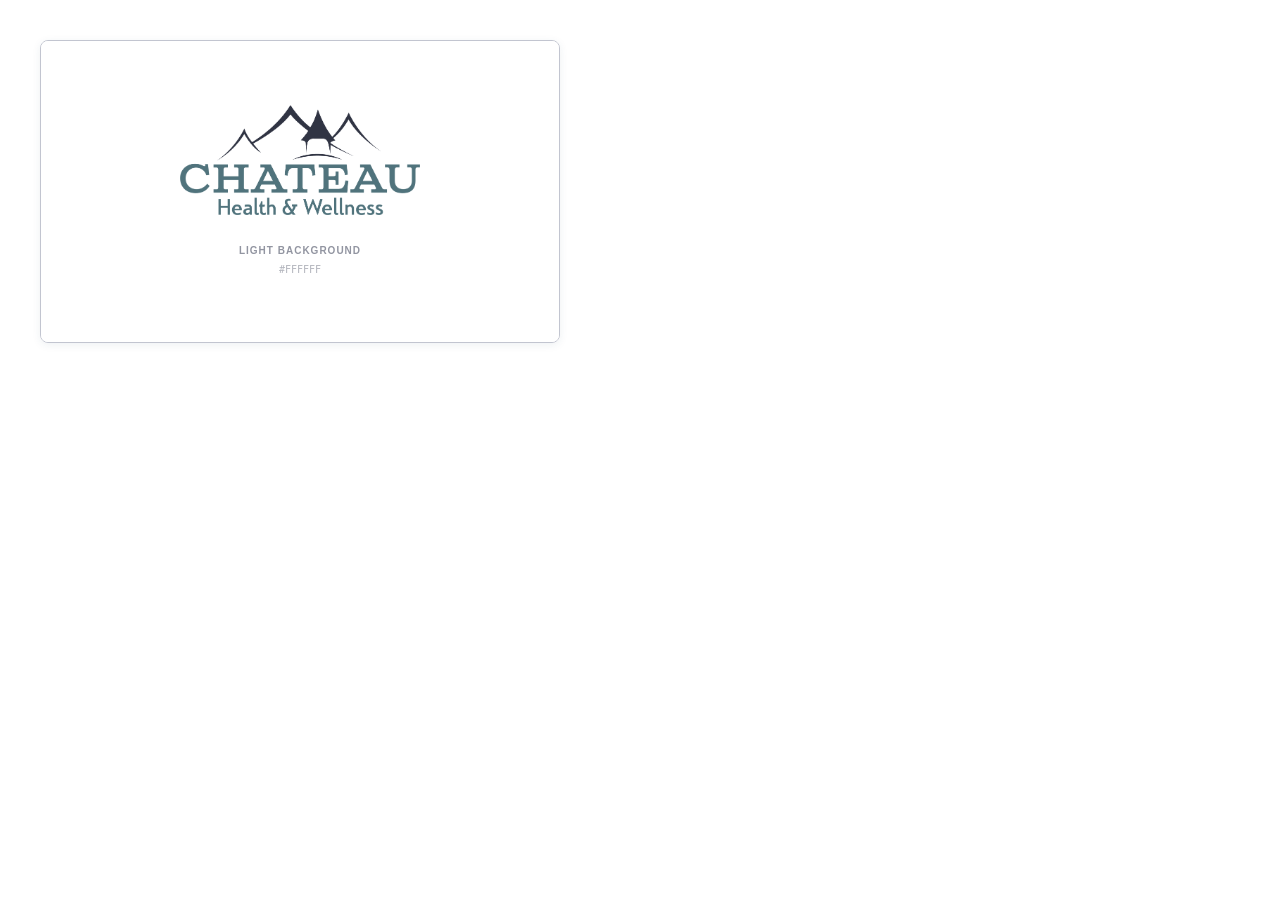
<file: preview/brand-logo.html>
<!DOCTYPE html>
<html lang="en">
<head>
<meta charset="UTF-8">
<link rel="stylesheet" href="../colors_and_type.css">
<style>
  body { background: #FFFFFF; margin: 0; padding: 40px; font-family: Arial, sans-serif; }
  .row { display: flex; gap: 16px; align-items: stretch; flex-wrap: wrap; }
  .logo-card { border-radius: 8px; overflow: hidden; box-shadow: var(--shadow-card); flex: 1; min-width: 260px; max-width: 520px; border: 1px solid var(--neutral-300); }
  .logo-bg { padding: 64px 40px; display: flex; flex-direction: column; align-items: center; justify-content: center; min-height: 220px; background: #FFFFFF; }
  img { max-width: 240px; height: auto; display: block; }
  .card-label { font-size: 10px; font-weight: 700; letter-spacing: 0.10em; text-transform: uppercase; color: var(--neutral-500); margin-top: 28px; text-align: center; }
  .card-hex { font-family: monospace; font-size: 10px; color: var(--neutral-500); opacity: 0.7; margin-top: 2px; text-align: center; }
</style>
</head>
<body>
<div class="row">
  <div class="logo-card">
    <div class="logo-bg">
      <img src="../assets/logo-dark.png" alt="Chateau Health &amp; Wellness logo">
      <div class="card-label">Light background</div>
      <div class="card-hex">#FFFFFF</div>
    </div>
  </div>
</div>
</body>
</html>
</file>
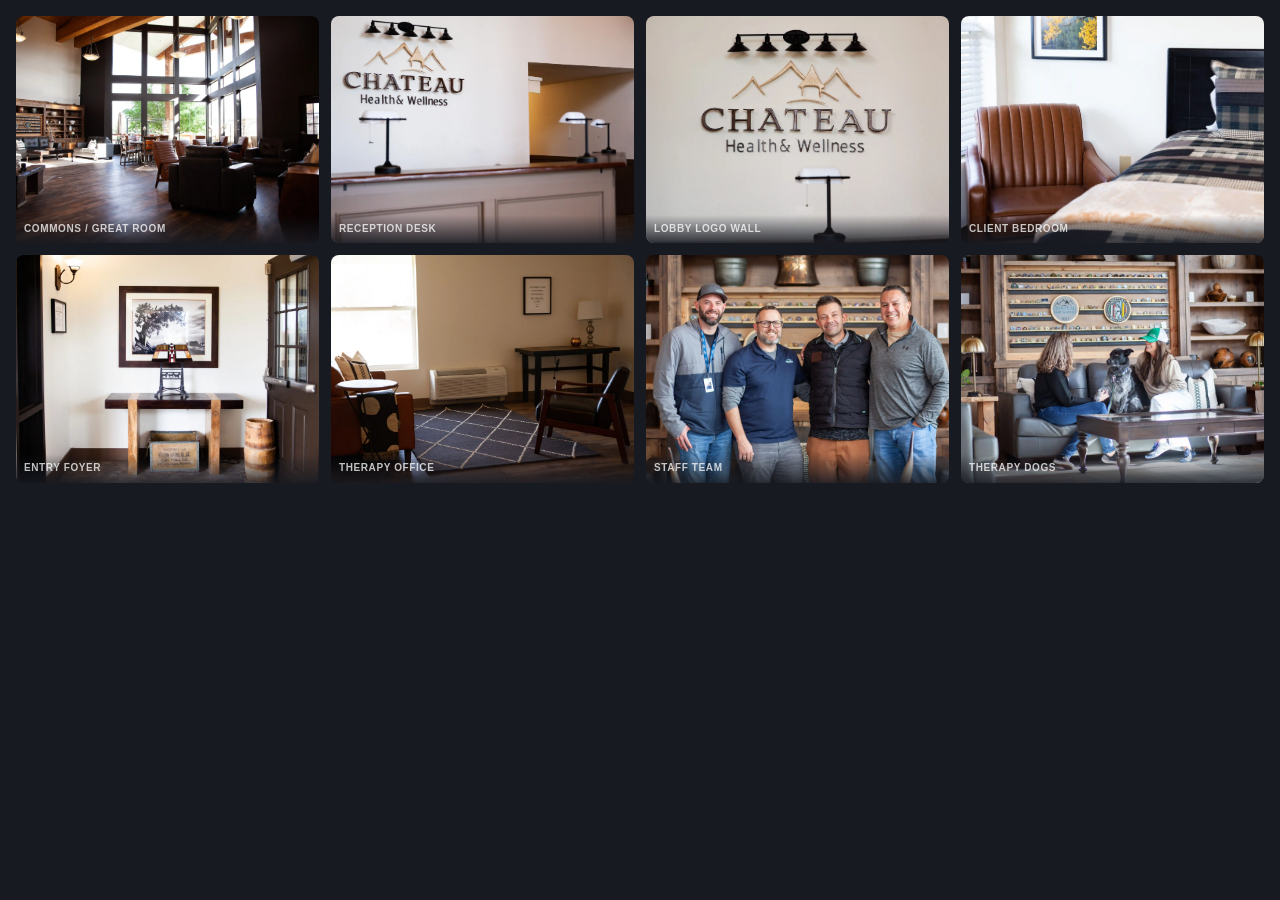
<file: preview/brand-photography.html>
<!DOCTYPE html>
<html lang="en">
<head>
<meta charset="UTF-8">
<link rel="stylesheet" href="../colors_and_type.css">
<style>
  body { background: #181A21; margin: 0; padding: 0; font-family: Arial, sans-serif; }
  .grid { display: grid; grid-template-columns: repeat(4, 1fr); gap: 12px; padding: 16px; }
  .img-card { border-radius: 8px; overflow: hidden; position: relative; aspect-ratio: 4/3; }
  img { width: 100%; height: 100%; object-fit: cover; display: block; transition: transform 0.3s ease; }
  .cap { position: absolute; bottom: 0; left: 0; right: 0; background: linear-gradient(transparent, rgba(24,26,33,0.85)); padding: 6px 8px; font-size: 10px; color: rgba(255,255,255,0.75); font-weight: 600; text-transform: uppercase; letter-spacing: 0.06em; }
</style>
</head>
<body>
<div class="grid">
  <div class="img-card"><img src="../assets/facility-commons.webp" alt="Commons"><div class="cap">Commons / Great Room</div></div>
  <div class="img-card"><img src="../assets/facility-reception.webp" alt="Reception"><div class="cap">Reception Desk</div></div>
  <div class="img-card"><img src="../assets/facility-lobby-logo.webp" alt="Lobby Logo"><div class="cap">Lobby Logo Wall</div></div>
  <div class="img-card"><img src="../assets/facility-bedroom.webp" alt="Bedroom"><div class="cap">Client Bedroom</div></div>
  <div class="img-card"><img src="../assets/facility-entrance.webp" alt="Entrance"><div class="cap">Entry Foyer</div></div>
  <div class="img-card"><img src="../assets/facility-therapy-office.webp" alt="Therapy"><div class="cap">Therapy Office</div></div>
  <div class="img-card"><img src="../assets/team-group.webp" alt="Team"><div class="cap">Staff Team</div></div>
  <div class="img-card"><img src="../assets/team-with-dog.webp" alt="With dog"><div class="cap">Therapy Dogs</div></div>
</div>
</body>
</html>
</file>
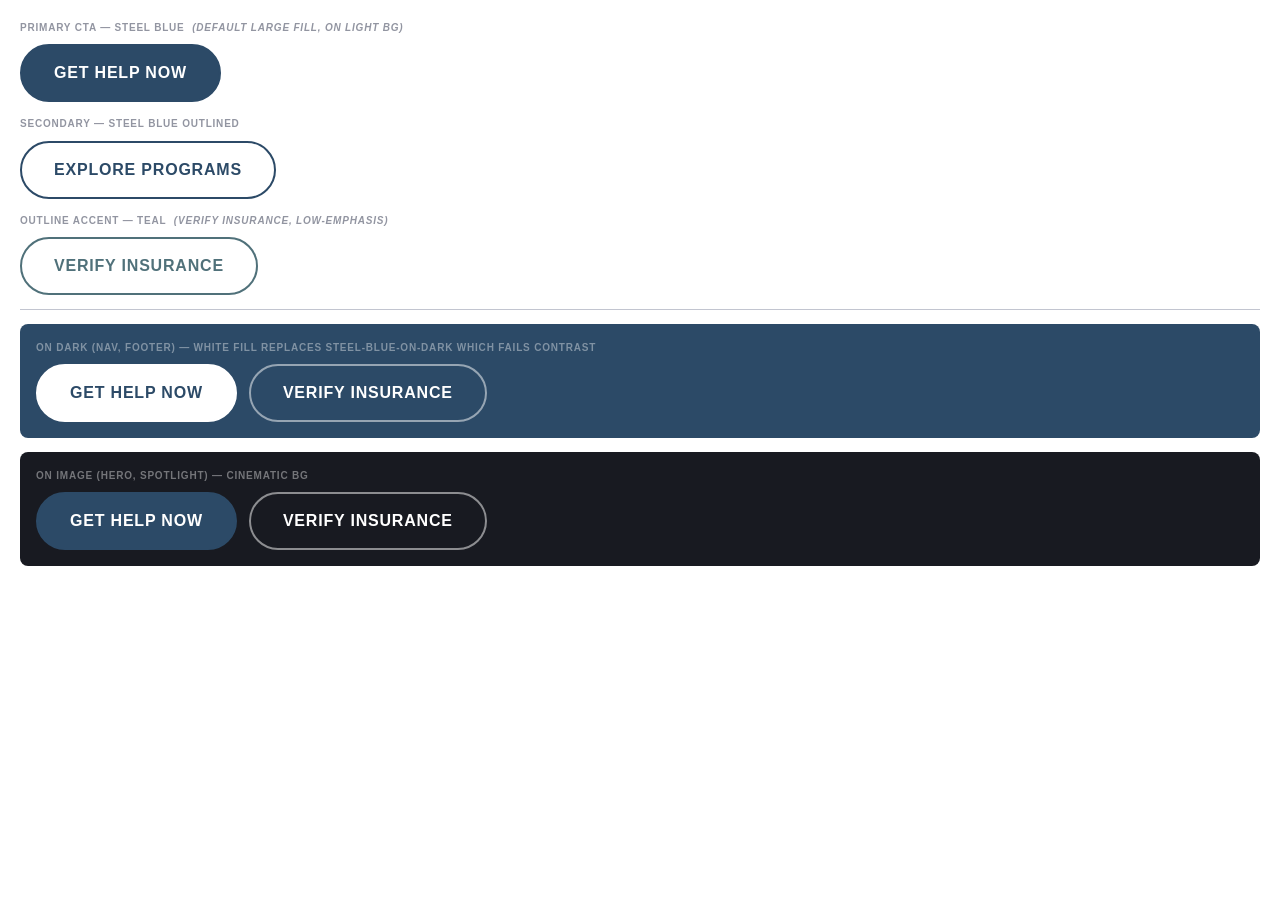
<file: preview/buttons.html>
<!DOCTYPE html>
<html lang="en">
<head>
<meta charset="UTF-8">
<link rel="stylesheet" href="../colors_and_type.css">
<style>
  body { background: var(--bg-warm); margin: 0; padding: 20px; }
  .row { display: flex; align-items: center; gap: 12px; flex-wrap: wrap; margin-bottom: 14px; }
  .dark-row { background: var(--brand-primary); padding: 16px; border-radius: 8px; display: flex; gap: 12px; align-items: center; flex-wrap: wrap; margin-bottom: 14px; }
  .img-row { background: #181A21; padding: 16px; border-radius: 8px; display: flex; gap: 12px; align-items: center; flex-wrap: wrap; margin-bottom: 14px; }
  label { font-family: Arial, sans-serif; font-size: 10px; font-weight: 700; text-transform: uppercase; letter-spacing: 0.08em; color: var(--neutral-500); width: 100%; margin-bottom: -4px; }
  .note { font-family: Arial, sans-serif; font-size: 10px; color: var(--neutral-500); font-style: italic; margin-left: 4px; }
  .divider { height: 1px; background: var(--neutral-300); margin: 14px 0; }
  /* All buttons inherit .btn defaults (padding 14px 32px, 16px font) — clears 44×44 touch target. */
</style>
</head>
<body>

  <div class="row">
    <label>Primary CTA — Steel Blue <span class="note">(default large fill, on light bg)</span></label>
    <a class="btn btn-primary">Get Help Now</a>
  </div>

  <!-- Orange-filled CTA (.btn-accent) RETIRED. See --accent canonical comment in colors_and_type.css. -->

  <div class="row">
    <label>Secondary — Steel Blue Outlined</label>
    <a class="btn btn-secondary">Explore Programs</a>
  </div>

  <div class="row">
    <label>Outline Accent — Teal <span class="note">(verify insurance, low-emphasis)</span></label>
    <a class="btn btn-outline-accent">Verify Insurance</a>
  </div>

  <div class="divider"></div>

  <div class="dark-row">
    <label style="color:rgba(255,255,255,0.4)">On Dark (nav, footer) — white fill replaces steel-blue-on-dark which fails contrast</label>
    <a class="btn btn-on-dark">Get Help Now</a>
    <a class="btn btn-ghost">Verify Insurance</a>
  </div>

  <div class="img-row">
    <label style="color:rgba(255,255,255,0.4)">On Image (hero, spotlight) — cinematic bg</label>
    <a class="btn btn-primary">Get Help Now</a>
    <a class="btn btn-ghost">Verify Insurance</a>
  </div>

</body>
</html>
</file>
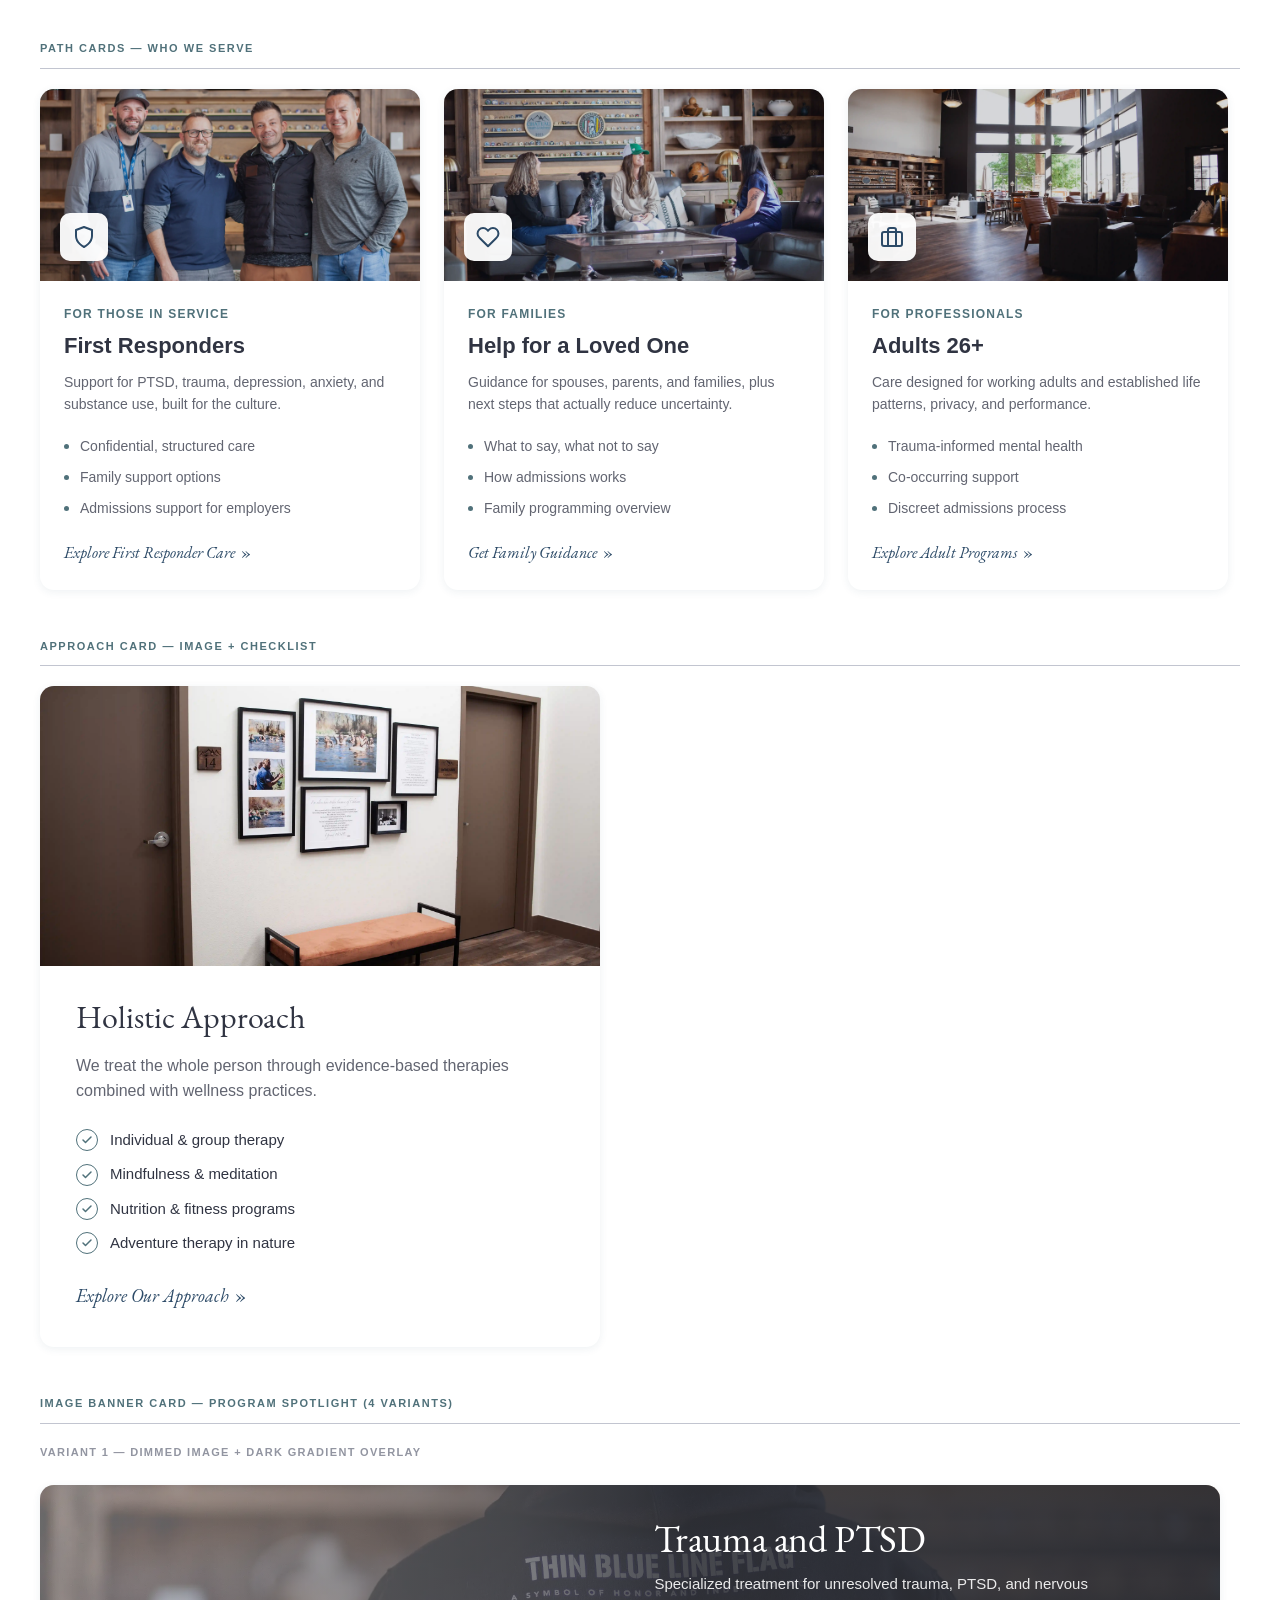
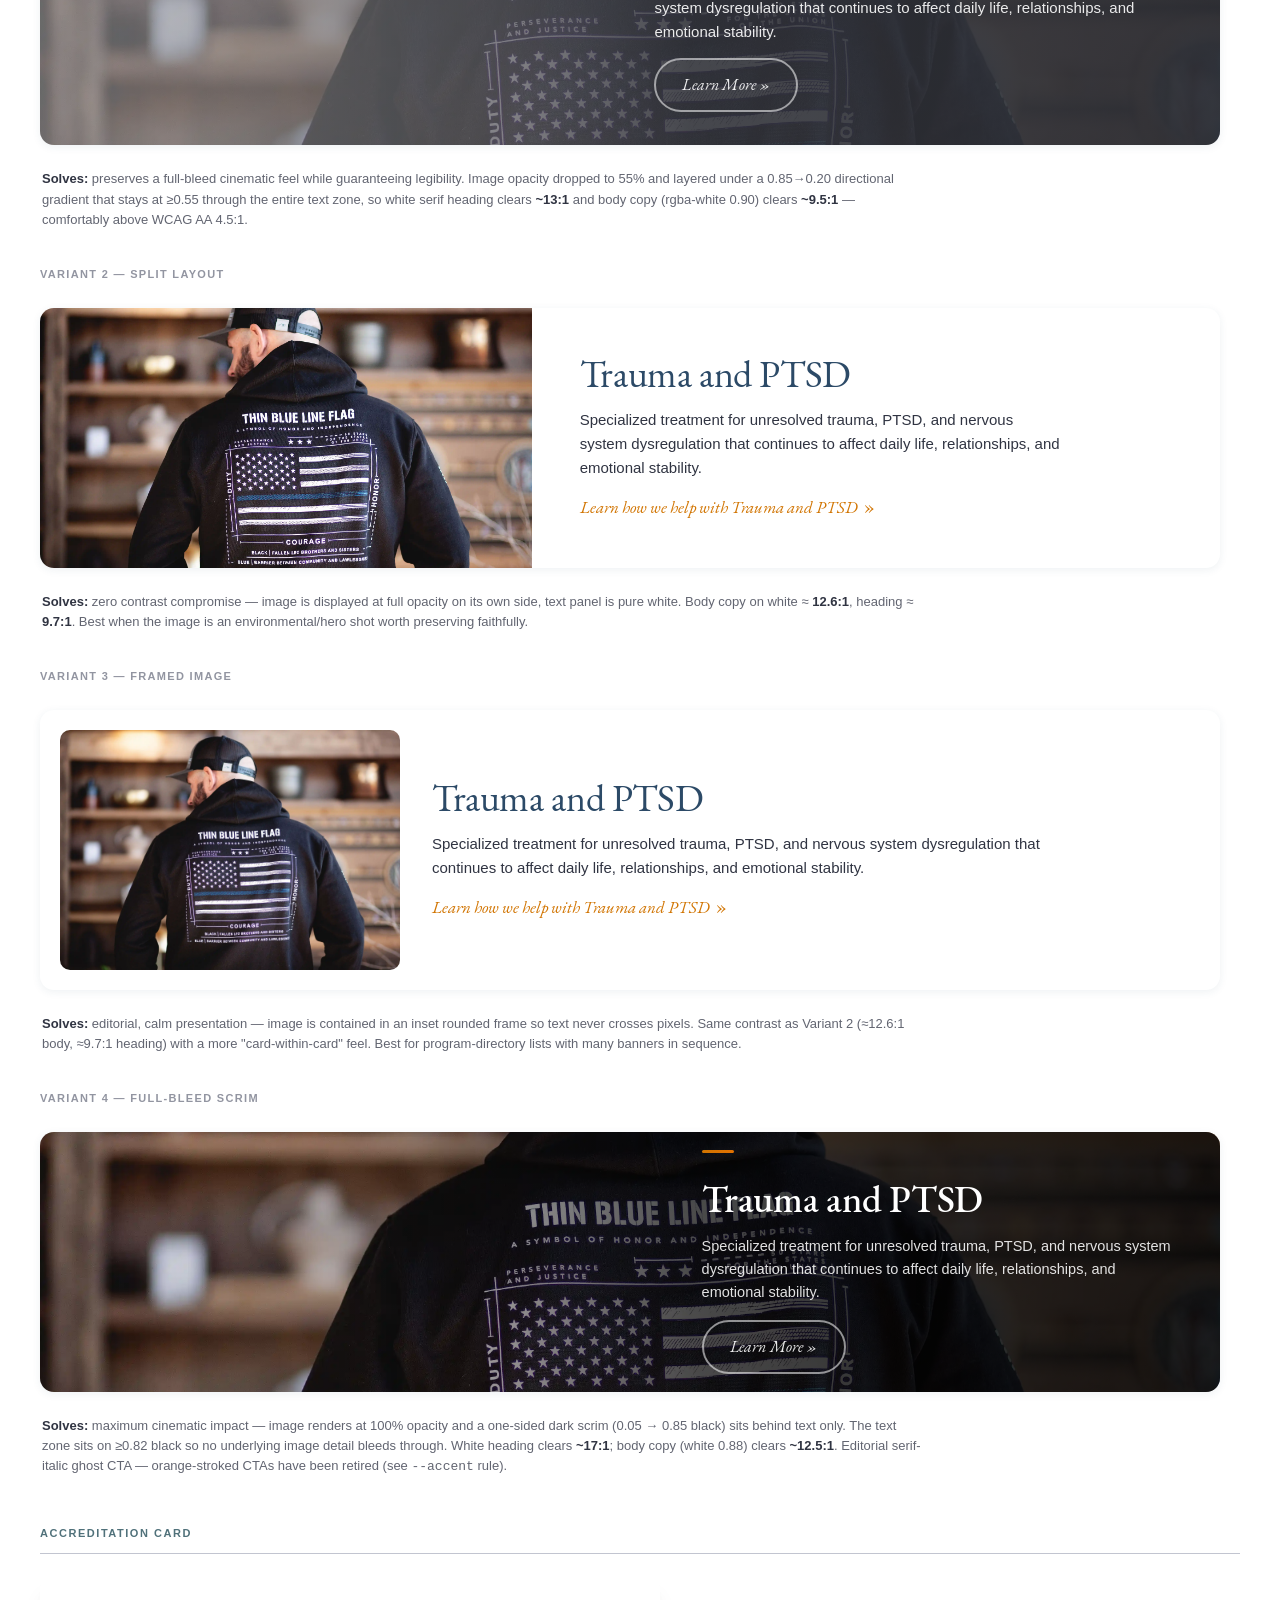
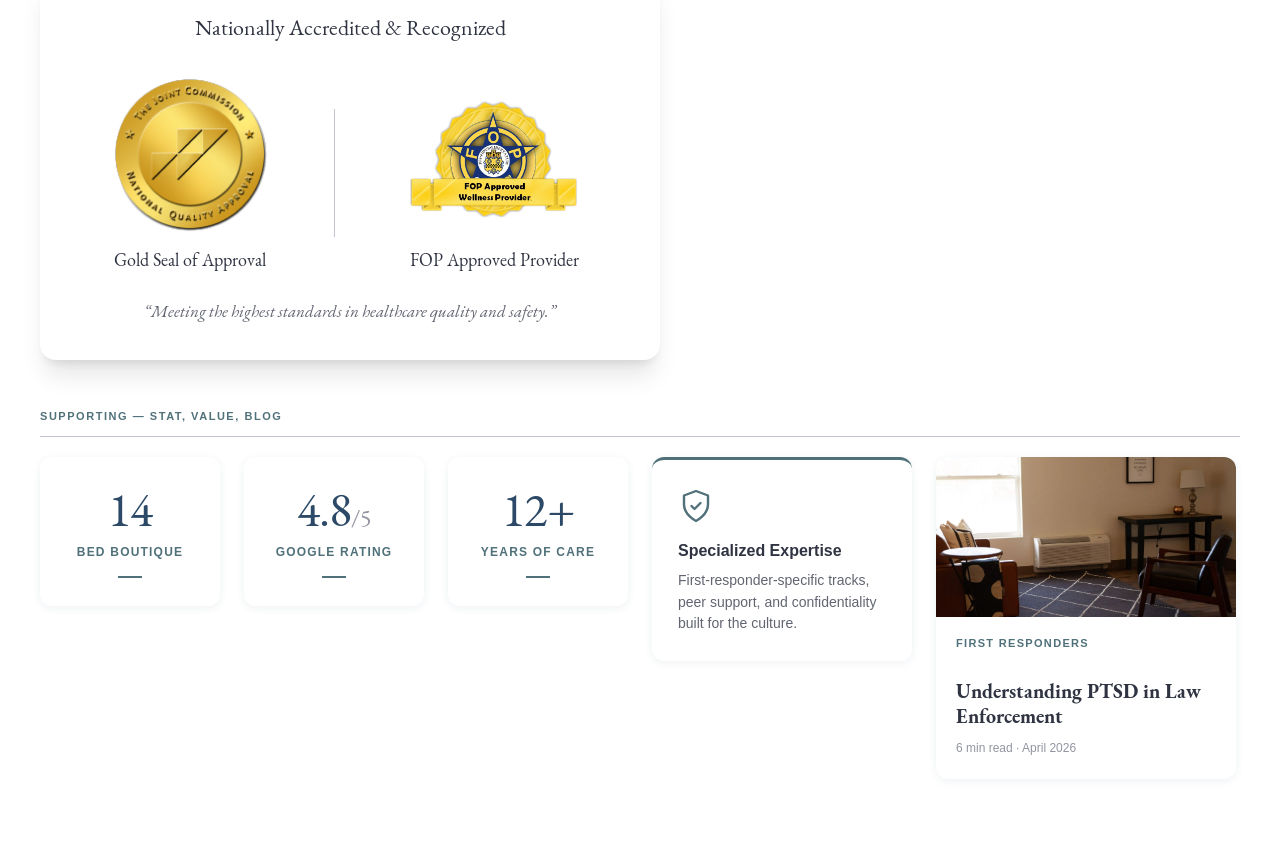
<file: preview/cards.html>
<!DOCTYPE html>
<html lang="en">
<head>
<meta charset="UTF-8">
<title>Chateau — Cards</title>
<link rel="stylesheet" href="../colors_and_type.css">
<style>
  /* LOCAL OVERRIDES — white-only backgrounds on this page.
     Warm tokens (--bg-page #FAFAF9, --bg-card #FEFBF6, --bg-warm #F8F6F3)
     reassigned to #FFFFFF for this document only. */
  body { background: #FFFFFF; margin: 0; padding: 40px; }
  .page { max-width: 1240px; margin: 0 auto; --bg-card: #FFFFFF; --bg-warm: #FFFFFF; }
  .group { margin-bottom: 48px; }
  .group-label {
    font-family: var(--font-sans);
    font-size: 11px; font-weight: 700;
    text-transform: uppercase; letter-spacing: 0.14em;
    color: var(--brand-secondary);
    padding-bottom: 10px; margin-bottom: 20px;
    border-bottom: 1px solid var(--neutral-300);
  }
  .variant-label {
    font-family: var(--font-sans);
    font-size: 11px; font-weight: 700;
    text-transform: uppercase; letter-spacing: 0.12em;
    color: var(--neutral-500);
    margin-bottom: 10px;
  }
  .variant-rationale {
    font-family: var(--font-sans);
    font-size: 13px; line-height: 1.55;
    color: var(--neutral-700);
    margin: 10px 2px 0;
    max-width: 880px;
  }
  .variant-rationale strong { color: var(--neutral-900); }
  .row { display: flex; gap: 24px; flex-wrap: wrap; align-items: flex-start; }
  .stack { display: flex; flex-direction: column; gap: 14px; width: 100%; }

  /* ═══════════════════════════════════════════════════════════════
     EDITORIAL CTA — serif italic pill, used across banner variants
     ═══════════════════════════════════════════════════════════════ */
  .cta-editorial {
    display: inline-flex; align-items: center; justify-content: center;
    gap: 8px;
    font-family: var(--font-serif);
    font-style: italic; font-weight: 400; font-size: 16px;
    letter-spacing: 0.01em;
    padding: 12px 26px;
    border-radius: 9999px;
    border: 2px solid var(--brand-primary);
    background: var(--brand-primary);
    color: #FFFFFF;
    text-decoration: none;
    transition: background var(--transition-base), border-color var(--transition-base), transform var(--transition-base);
    white-space: nowrap;
    align-self: flex-start;
  }
  .cta-editorial:hover { background: var(--brand-primary-dark); border-color: var(--brand-primary-dark); transform: translateY(-1px); }
  .cta-editorial--ghost {
    background: transparent;
    color: rgba(255,255,255,0.92);
    border-color: rgba(255,255,255,0.55);
  }
  .cta-editorial--ghost:hover { background: rgba(255,255,255,0.10); border-color: rgba(255,255,255,0.85); color: #FFFFFF; }

  /* Inline serif-italic link (for cards that don't need a full button) */
  .link-editorial {
    font-family: var(--font-serif);
    font-style: italic; font-weight: 400; font-size: 17px;
    color: var(--brand-primary);
    text-decoration: none;
    display: inline-flex; align-items: baseline; gap: 6px;
    transition: color var(--transition-base), gap var(--transition-base);
  }
  .link-editorial:hover { color: var(--brand-primary-dark); gap: 10px; }
  .link-editorial::after { content: '»'; font-style: normal; font-size: 1.05em; line-height: 1; }

  /* ═══════════════════════════════════════════════════════════════
     PATH CARD — Who We Serve
     ═══════════════════════════════════════════════════════════════ */
  .path-card {
    width: 380px;
    background: #FFFFFF;
    border-radius: 14px;
    overflow: hidden;
    box-shadow: var(--shadow-card);
    display: flex; flex-direction: column;
    transition: box-shadow var(--transition-base), transform var(--transition-base);
  }
  .path-card:hover { box-shadow: var(--shadow-card-hover); transform: translateY(-4px); }
  .path-card__media { position: relative; height: 192px; overflow: hidden; }
  .path-card__img { position: absolute; inset: 0; background-size: cover; background-position: center; }
  .path-card__media::after {
    content: ''; position: absolute; inset: 0;
    background: rgba(48,52,66,0.2);
  }
  .path-card__icon {
    position: absolute; left: 20px; bottom: 20px;
    width: 48px; height: 48px;
    border-radius: 10px;
    background: rgba(255,255,255,0.95);
    box-shadow: 0 4px 6px -4px rgba(0,0,0,0.1), 0 10px 15px -3px rgba(0,0,0,0.1);
    display: flex; align-items: center; justify-content: center;
    z-index: 2;
    color: var(--brand-primary);
  }
  .path-card__icon svg { width: 24px; height: 24px; display: block; }
  .path-card__body { padding: 24px 24px 24px; display: flex; flex-direction: column; gap: 14px; }
  .path-card__eyebrow {
    font-family: var(--font-sans);
    font-size: 12px; font-weight: 700;
    letter-spacing: 0.10em; text-transform: uppercase;
    color: var(--brand-secondary);
  }
  .path-card__title {
    font-family: var(--font-sans);
    font-size: 22px; font-weight: 700;
    line-height: 1.25;
    color: var(--neutral-900);
    margin: -6px 0 -2px;
  }
  .path-card__desc { font-family: var(--font-sans); font-size: 14px; line-height: 1.55; color: var(--neutral-700); margin: 0; }
  .path-card__list { list-style: none; margin: 6px 0 0; padding: 0; display: flex; flex-direction: column; gap: 8px; }
  .path-card__list li { font-family: var(--font-sans); font-size: 14px; color: var(--neutral-700); padding-left: 16px; position: relative; }
  .path-card__list li::before {
    content: ''; position: absolute; left: 0; top: 9px;
    width: 5px; height: 5px; border-radius: 50%;
    background: var(--brand-secondary);
  }
  .path-card .link-editorial { margin-top: 6px; font-size: 16px; }

  /* ═══════════════════════════════════════════════════════════════
     APPROACH CARD
     ═══════════════════════════════════════════════════════════════ */
  .approach-card {
    width: 560px;
    background: #FFFFFF;
    border-radius: 14px;
    overflow: hidden;
    box-shadow: var(--shadow-card);
    display: flex; flex-direction: column;
  }
  .approach-card__media { height: 280px; background-size: cover; background-position: center; }
  .approach-card__body { padding: 32px 36px 36px; display: flex; flex-direction: column; gap: 16px; }
  .approach-card__title { font-family: var(--font-serif); font-size: 32px; font-weight: 400; color: var(--neutral-900); line-height: 1.2; margin: 0; }
  .approach-card__desc { font-family: var(--font-sans); font-size: 16px; line-height: 1.6; color: var(--neutral-700); margin: 0; }
  .approach-card__list { list-style: none; padding: 0; margin: 8px 0 4px; display: flex; flex-direction: column; gap: 10px; }
  .approach-card__list li { display: flex; align-items: center; gap: 12px; font-family: var(--font-sans); font-size: 15px; color: var(--neutral-900); }
  .approach-card__check {
    flex: 0 0 22px; width: 22px; height: 22px;
    border-radius: 50%;
    border: 1.5px solid var(--brand-secondary);
    display: flex; align-items: center; justify-content: center;
    color: var(--brand-secondary);
  }
  .approach-card__check svg { width: 12px; height: 12px; }
  .approach-card .link-editorial { margin-top: 6px; font-size: 18px; }

  /* ═══════════════════════════════════════════════════════════════
     IMAGE BANNER CARD — base shell (shared across variants)
     ═══════════════════════════════════════════════════════════════ */
  .banner-card {
    width: 100%;
    max-width: 1180px;
    height: 260px;
    border-radius: 14px;
    overflow: hidden;
    position: relative;
    background: #FFFFFF;
    box-shadow: var(--shadow-card);
    display: flex; align-items: center;
  }
  .banner-card__content {
    position: relative; z-index: 2;
    display: flex; flex-direction: column; gap: 14px;
  }
  .banner-card__title {
    font-family: var(--font-serif);
    font-size: 38px; font-weight: 400;
    line-height: 1.05;
    margin: 0;
    letter-spacing: -0.01em;
  }
  .banner-card__desc {
    font-family: var(--font-sans);
    font-size: 15px; line-height: 1.6;
    margin: 0;
  }

  /* ── Variant 1: Overlay — ~50% image + dark gradient behind text ── */
  /* Image layer is dimmed to ~0.55 opacity; a directional dark gradient
     reinforces the text side. Heading white, body near-white.
     CTA is an editorial ghost pill (matches Variant 4). */
  .banner-card--overlay { justify-content: flex-end; }
  .banner-card--overlay .banner-card__img {
    position: absolute; inset: 0;
    background-size: cover; background-position: center;
    opacity: 0.55;
  }
  .banner-card--overlay::before {
    content: ''; position: absolute; inset: 0; z-index: 1;
    background: linear-gradient(
      90deg,
      rgba(24,26,33,0.20) 0%,
      rgba(24,26,33,0.55) 40%,
      rgba(24,26,33,0.80) 55%,
      rgba(24,26,33,0.85) 100%
    );
  }
  .banner-card--overlay .banner-card__content {
    width: 52%; padding: 40px 48px;
  }
  .banner-card--overlay .banner-card__title { color: #FFFFFF; }
  .banner-card--overlay .banner-card__desc { color: rgba(255,255,255,0.90); max-width: 520px; }
  /* Decorative rule above the card heading is RETIRED.
     Orange decorative rules are reserved for H1 only (.h1-accent-rule).
     Card titles (H3) get no decorative bar. */
  /* .cta-orange-outline (orange-stroked white CTA) is RETIRED. Use
     .cta-editorial--ghost (matches Variant 4) for cinematic-overlay cards. */

  /* ── Variant 2: Split-layout — image left, white text panel right ── */
  .banner-card--split { display: grid; grid-template-columns: 5fr 7fr; }
  .banner-card--split .banner-card__img {
    background-size: cover; background-position: center;
    height: 100%;
  }
  .banner-card--split .banner-card__content {
    padding: 40px 48px;
    justify-content: center;
  }
  .banner-card--split .banner-card__title { color: var(--brand-primary); }
  .banner-card--split .banner-card__desc { color: var(--neutral-900); max-width: 520px; }

  /* ── Variant 3: Framed — image in inset frame, text beside on white ── */
  .banner-card--framed {
    display: grid;
    grid-template-columns: 340px 1fr;
    gap: 32px;
    padding: 20px 36px 20px 20px;
    height: 280px;
    align-items: stretch;
  }
  .banner-card--framed .banner-card__img {
    background-size: cover; background-position: center;
    border-radius: 10px;
    height: 100%;
  }
  .banner-card--framed .banner-card__content {
    padding: 8px 0;
    justify-content: center;
  }
  .banner-card--framed .banner-card__title { color: var(--brand-primary); }
  .banner-card--framed .banner-card__desc { color: var(--neutral-900); max-width: 620px; }

  /* ── Variant 4: Scrim — full-bleed image + solid dark scrim behind text ── */
  /* Variant 4 is a mini-hero card; per the canonical rule it gets the small
     above-title orange rule (the same treatment as a cinematic-overlay H1). */
  .banner-card--scrim .banner-card__rule {
    display: block;
    width: 32px;
    height: 3px;
    background: linear-gradient(90deg, var(--accent), var(--accent-bright));
    border-radius: 2px;
    margin: 0 0 10px 0;
  }
  .banner-card--scrim { justify-content: flex-end; }
  .banner-card--scrim .banner-card__img {
    position: absolute; inset: 0;
    background-size: cover; background-position: center;
  }
  .banner-card--scrim .banner-card__scrim {
    position: absolute; inset: 0; z-index: 1;
    background: linear-gradient(
      90deg,
      rgba(0,0,0,0.05) 0%,
      rgba(0,0,0,0.25) 30%,
      rgba(0,0,0,0.70) 55%,
      rgba(0,0,0,0.82) 75%,
      rgba(0,0,0,0.85) 100%
    );
  }
  .banner-card--scrim .banner-card__content {
    width: 48%; padding: 40px 48px; gap: 16px;
  }
  .banner-card--scrim .banner-card__title {
    color: #FFFFFF;
    font-weight: 500;
  }
  .banner-card--scrim .banner-card__desc {
    color: rgba(255,255,255,0.88);
    max-width: 520px;
    font-size: 14.5px;
  }

  /* Responsive — all banner variants collapse to single column on mobile */
  @media (max-width: 720px) {
    .banner-card { height: auto; }
    .banner-card--overlay { min-height: 320px; align-items: flex-end; }
    .banner-card--overlay .banner-card__content { width: 100%; padding: 28px 24px; }
    .banner-card--overlay::before {
      background: linear-gradient(
        180deg,
        rgba(24,26,33,0.25) 0%,
        rgba(24,26,33,0.55) 40%,
        rgba(24,26,33,0.82) 100%
      );
    }
    .banner-card--split { grid-template-columns: 1fr; }
    .banner-card--split .banner-card__img { height: 180px; }
    .banner-card--framed {
      grid-template-columns: 1fr;
      height: auto;
      gap: 20px;
      padding: 20px;
    }
    .banner-card--framed .banner-card__img { height: 180px; }
    .banner-card--scrim { justify-content: stretch; min-height: 320px; align-items: flex-end; }
    .banner-card--scrim .banner-card__content { width: 100%; padding: 36px 24px 28px; }
    .banner-card--scrim .banner-card__scrim {
      background: linear-gradient(
        180deg,
        rgba(0,0,0,0.00) 0%,
        rgba(0,0,0,0.35) 45%,
        rgba(0,0,0,0.80) 100%
      );
    }
    .banner-card__title { font-size: 28px; }
  }

  /* ═══════════════════════════════════════════════════════════════
     ACCREDITATION CARD
     ═══════════════════════════════════════════════════════════════ */
  .accred-card {
    width: 620px;
    background: #FFFFFF;
    border-radius: 16px;
    padding: 40px 48px 36px;
    box-shadow: 0 8px 10px -6px rgba(0,0,0,0.1), 0 20px 25px -5px rgba(0,0,0,0.1);
    text-align: center;
  }
  .accred-card__title { font-family: var(--font-serif); font-size: 22px; color: var(--neutral-900); margin: 0 0 32px; line-height: 1.3; }
  .accred-card__badges { display: flex; justify-content: center; align-items: center; gap: 64px; margin-bottom: 28px; }
  .accred-badge { display: flex; flex-direction: column; align-items: center; gap: 14px; }
  .accred-badge__img { width: 160px; height: 160px; background-size: contain; background-position: center; background-repeat: no-repeat; }
  .accred-badge--wide .accred-badge__img { width: 192px; height: 160px; }
  .accred-badge__label { font-family: var(--font-serif); font-size: 18px; color: var(--neutral-900); line-height: 1.2; text-align: center; }
  .accred-card__divider { width: 1px; height: 128px; background: var(--neutral-300); }
  .accred-card__quote { font-family: var(--font-serif); font-style: italic; font-size: 17px; color: var(--neutral-700); margin: 0; line-height: 1.5; }

  /* ═══════════════════════════════════════════════════════════════
     SUPPORTING
     ═══════════════════════════════════════════════════════════════ */
  .stat-card { background: #FFFFFF; border-radius: 12px; box-shadow: var(--shadow-card); width: 180px; padding: 28px 24px; text-align: center; }
  .stat-card__num { font-family: var(--font-serif); font-size: 48px; font-weight: 400; color: var(--brand-primary); line-height: 1; letter-spacing: -0.02em; }
  .stat-card__num small { font-size: 24px; color: var(--neutral-500); }
  .stat-card__label { font-family: var(--font-sans); font-size: 12px; font-weight: 700; color: var(--brand-secondary); text-transform: uppercase; letter-spacing: 0.10em; margin-top: 10px; }
  .stat-card__rule { width: 24px; height: 2px; background: var(--brand-secondary); margin: 14px auto 0; }

  .value-card {
    background: #FFFFFF;
    border-radius: 12px;
    box-shadow: var(--shadow-card);
    width: 260px;
    padding: 28px 26px 26px;
    border-top: 3px solid var(--brand-secondary);
  }
  .value-card__icon { width: 36px; height: 36px; color: var(--brand-secondary); margin-bottom: 14px; }
  .value-card__icon svg { width: 100%; height: 100%; }
  .value-card__title { font-family: var(--font-sans); font-size: 16px; font-weight: 700; color: var(--neutral-900); margin-bottom: 6px; }
  .value-card__desc { font-family: var(--font-sans); font-size: 14px; color: var(--neutral-700); line-height: 1.55; margin: 0; }

  .blog-card { width: 300px; background: #FFFFFF; border-radius: 12px; overflow: hidden; box-shadow: var(--shadow-card); }
  .blog-card__img { height: 160px; background-size: cover; background-position: center; }
  .blog-card__body { padding: 18px 20px 20px; }
  .blog-card__cat { font-family: var(--font-sans); font-size: 11px; font-weight: 700; text-transform: uppercase; letter-spacing: 0.12em; color: var(--brand-secondary); margin-bottom: 8px; }
  .blog-card__title { font-family: var(--font-serif); font-size: 20px; color: var(--neutral-900); line-height: 1.25; margin-bottom: 10px; }
  .blog-card__meta { font-family: var(--font-sans); font-size: 12px; color: var(--neutral-500); }
</style>
</head>
<body>
<div class="page">

  <!-- ═══════════════════════════════════════════════════════════ -->
  <div class="group">
    <div class="group-label">Path Cards — Who We Serve</div>
    <div class="row">

      <article class="path-card">
        <div class="path-card__media">
          <div class="path-card__img" style="background-image:url('../assets/team-group.webp');"></div>
          <div class="path-card__icon">
            <svg viewBox="0 0 24 24" fill="none" stroke="currentColor" stroke-width="2" stroke-linecap="round" stroke-linejoin="round">
              <path d="M12 22s8-4 8-11V5l-8-3-8 3v6c0 7 8 11 8 11z"/>
            </svg>
          </div>
        </div>
        <div class="path-card__body">
          <span class="path-card__eyebrow">For those in service</span>
          <h3 class="path-card__title">First Responders</h3>
          <p class="path-card__desc">Support for PTSD, trauma, depression, anxiety, and substance use, built for the culture.</p>
          <ul class="path-card__list">
            <li>Confidential, structured care</li>
            <li>Family support options</li>
            <li>Admissions support for employers</li>
          </ul>
          <a class="link-editorial">Explore First Responder Care</a>
        </div>
      </article>

      <article class="path-card">
        <div class="path-card__media">
          <div class="path-card__img" style="background-image:url('../assets/team-client-staff.webp');"></div>
          <div class="path-card__icon">
            <svg viewBox="0 0 24 24" fill="none" stroke="currentColor" stroke-width="2" stroke-linecap="round" stroke-linejoin="round">
              <path d="M20.84 4.61a5.5 5.5 0 0 0-7.78 0L12 5.67l-1.06-1.06a5.5 5.5 0 0 0-7.78 7.78l1.06 1.06L12 21.23l7.78-7.78 1.06-1.06a5.5 5.5 0 0 0 0-7.78z"/>
            </svg>
          </div>
        </div>
        <div class="path-card__body">
          <span class="path-card__eyebrow">For families</span>
          <h3 class="path-card__title">Help for a Loved One</h3>
          <p class="path-card__desc">Guidance for spouses, parents, and families, plus next steps that actually reduce uncertainty.</p>
          <ul class="path-card__list">
            <li>What to say, what not to say</li>
            <li>How admissions works</li>
            <li>Family programming overview</li>
          </ul>
          <a class="link-editorial">Get Family Guidance</a>
        </div>
      </article>

      <article class="path-card">
        <div class="path-card__media">
          <div class="path-card__img" style="background-image:url('../assets/facility-commons.webp');"></div>
          <div class="path-card__icon">
            <svg viewBox="0 0 24 24" fill="none" stroke="currentColor" stroke-width="2" stroke-linecap="round" stroke-linejoin="round">
              <rect x="2" y="7" width="20" height="14" rx="2"/>
              <path d="M16 21V5a2 2 0 0 0-2-2h-4a2 2 0 0 0-2 2v16"/>
            </svg>
          </div>
        </div>
        <div class="path-card__body">
          <span class="path-card__eyebrow">For professionals</span>
          <h3 class="path-card__title">Adults 26+</h3>
          <p class="path-card__desc">Care designed for working adults and established life patterns, privacy, and performance.</p>
          <ul class="path-card__list">
            <li>Trauma-informed mental health</li>
            <li>Co-occurring support</li>
            <li>Discreet admissions process</li>
          </ul>
          <a class="link-editorial">Explore Adult Programs</a>
        </div>
      </article>

    </div>
  </div>

  <!-- ═══════════════════════════════════════════════════════════ -->
  <div class="group">
    <div class="group-label">Approach Card — image + checklist</div>
    <div class="row">
      <article class="approach-card">
        <div class="approach-card__media" style="background-image:url('../assets/facility-hallway.webp');"></div>
        <div class="approach-card__body">
          <h3 class="approach-card__title">Holistic Approach</h3>
          <p class="approach-card__desc">We treat the whole person through evidence-based therapies combined with wellness practices.</p>
          <ul class="approach-card__list">
            <li>
              <span class="approach-card__check"><svg viewBox="0 0 24 24" fill="none" stroke="currentColor" stroke-width="3" stroke-linecap="round" stroke-linejoin="round"><polyline points="20 6 9 17 4 12"/></svg></span>
              Individual &amp; group therapy
            </li>
            <li>
              <span class="approach-card__check"><svg viewBox="0 0 24 24" fill="none" stroke="currentColor" stroke-width="3" stroke-linecap="round" stroke-linejoin="round"><polyline points="20 6 9 17 4 12"/></svg></span>
              Mindfulness &amp; meditation
            </li>
            <li>
              <span class="approach-card__check"><svg viewBox="0 0 24 24" fill="none" stroke="currentColor" stroke-width="3" stroke-linecap="round" stroke-linejoin="round"><polyline points="20 6 9 17 4 12"/></svg></span>
              Nutrition &amp; fitness programs
            </li>
            <li>
              <span class="approach-card__check"><svg viewBox="0 0 24 24" fill="none" stroke="currentColor" stroke-width="3" stroke-linecap="round" stroke-linejoin="round"><polyline points="20 6 9 17 4 12"/></svg></span>
              Adventure therapy in nature
            </li>
          </ul>
          <a class="link-editorial">Explore Our Approach</a>
        </div>
      </article>
    </div>
  </div>

  <!-- ═══════════════════════════════════════════════════════════ -->
  <div class="group">
    <div class="group-label">Image Banner Card — Program Spotlight (4 variants)</div>

    <!-- VARIANT 1 — Overlay -->
    <div class="stack" style="margin-bottom:36px;">
      <div class="variant-label">Variant 1 — Dimmed image + dark gradient overlay</div>
      <article class="banner-card banner-card--overlay">
        <div class="banner-card__img" style="background-image:url('../assets/facility-outdoor.webp');"></div>
        <div class="banner-card__content">
          <h3 class="banner-card__title">Trauma and PTSD</h3>
          <p class="banner-card__desc">Specialized treatment for unresolved trauma, PTSD, and nervous system dysregulation that continues to affect daily life, relationships, and emotional stability.</p>
          <a class="cta-editorial cta-editorial--ghost">Learn More &raquo;</a>
        </div>
      </article>
      <p class="variant-rationale"><strong>Solves:</strong> preserves a full-bleed cinematic feel while guaranteeing legibility. Image opacity dropped to 55% and layered under a 0.85→0.20 directional gradient that stays at ≥0.55 through the entire text zone, so white serif heading clears <strong>~13:1</strong> and body copy (rgba-white 0.90) clears <strong>~9.5:1</strong> — comfortably above WCAG AA 4.5:1.</p>
    </div>

    <!-- VARIANT 2 — Split -->
    <div class="stack" style="margin-bottom:36px;">
      <div class="variant-label">Variant 2 — Split layout</div>
      <article class="banner-card banner-card--split">
        <div class="banner-card__img" style="background-image:url('../assets/facility-outdoor.webp');"></div>
        <div class="banner-card__content">
          <h3 class="banner-card__title">Trauma and PTSD</h3>
          <p class="banner-card__desc">Specialized treatment for unresolved trauma, PTSD, and nervous system dysregulation that continues to affect daily life, relationships, and emotional stability.</p>
          <a class="link-editorial" style="color:var(--accent);font-size:17px;font-style:italic;">Learn how we help with Trauma and PTSD</a>
        </div>
      </article>
      <p class="variant-rationale"><strong>Solves:</strong> zero contrast compromise — image is displayed at full opacity on its own side, text panel is pure white. Body copy on white ≈ <strong>12.6:1</strong>, heading ≈ <strong>9.7:1</strong>. Best when the image is an environmental/hero shot worth preserving faithfully.</p>
    </div>

    <!-- VARIANT 3 — Framed -->
    <div class="stack" style="margin-bottom:36px;">
      <div class="variant-label">Variant 3 — Framed image</div>
      <article class="banner-card banner-card--framed">
        <div class="banner-card__img" style="background-image:url('../assets/facility-outdoor.webp');"></div>
        <div class="banner-card__content">
          <h3 class="banner-card__title">Trauma and PTSD</h3>
          <p class="banner-card__desc">Specialized treatment for unresolved trauma, PTSD, and nervous system dysregulation that continues to affect daily life, relationships, and emotional stability.</p>
          <a class="link-editorial" style="color:var(--accent);font-size:17px;font-style:italic;">Learn how we help with Trauma and PTSD</a>
        </div>
      </article>
      <p class="variant-rationale"><strong>Solves:</strong> editorial, calm presentation — image is contained in an inset rounded frame so text never crosses pixels. Same contrast as Variant 2 (≈12.6:1 body, ≈9.7:1 heading) with a more "card-within-card" feel. Best for program-directory lists with many banners in sequence.</p>
    </div>

    <!-- VARIANT 4 — Scrim -->
    <div class="stack">
      <div class="variant-label">Variant 4 — Full-bleed scrim</div>
      <article class="banner-card banner-card--scrim">
        <div class="banner-card__img" style="background-image:url('../assets/facility-outdoor.webp');"></div>
        <div class="banner-card__scrim"></div>
        <div class="banner-card__content">
          <span class="banner-card__rule" aria-hidden="true"></span>
          <h3 class="banner-card__title">Trauma and PTSD</h3>
          <p class="banner-card__desc">Specialized treatment for unresolved trauma, PTSD, and nervous system dysregulation that continues to affect daily life, relationships, and emotional stability.</p>
          <a class="cta-editorial cta-editorial--ghost">Learn More &raquo;</a>
        </div>
      </article>
      <p class="variant-rationale"><strong>Solves:</strong> maximum cinematic impact — image renders at 100% opacity and a one-sided dark scrim (0.05 → 0.85 black) sits behind text only. The text zone sits on ≥0.82 black so no underlying image detail bleeds through. White heading clears <strong>~17:1</strong>; body copy (white 0.88) clears <strong>~12.5:1</strong>. Editorial serif-italic ghost CTA — orange-stroked CTAs have been retired (see <code>--accent</code> rule).</p>
    </div>
  </div>

  <!-- ═══════════════════════════════════════════════════════════ -->
  <div class="group">
    <div class="group-label">Accreditation Card</div>
    <div class="row">
      <article class="accred-card">
        <h3 class="accred-card__title">Nationally Accredited &amp; Recognized</h3>
        <div class="accred-card__badges">
          <div class="accred-badge">
            <div class="accred-badge__img" style="background-image:url('../assets/badge-joint-commission.png');"></div>
            <div class="accred-badge__label">Gold Seal of Approval</div>
          </div>
          <div class="accred-card__divider"></div>
          <div class="accred-badge accred-badge--wide">
            <div class="accred-badge__img" style="background-image:url('../assets/badge-fop.png');"></div>
            <div class="accred-badge__label">FOP Approved Provider</div>
          </div>
        </div>
        <p class="accred-card__quote">&ldquo;Meeting the highest standards in healthcare quality and safety.&rdquo;</p>
      </article>
    </div>
  </div>

  <!-- ═══════════════════════════════════════════════════════════ -->
  <div class="group">
    <div class="group-label">Supporting — Stat, Value, Blog</div>
    <div class="row">

      <div class="stat-card">
        <div class="stat-card__num">14</div>
        <div class="stat-card__label">Bed Boutique</div>
        <div class="stat-card__rule"></div>
      </div>
      <div class="stat-card">
        <div class="stat-card__num">4.8<small>/5</small></div>
        <div class="stat-card__label">Google Rating</div>
        <div class="stat-card__rule"></div>
      </div>
      <div class="stat-card">
        <div class="stat-card__num">12+</div>
        <div class="stat-card__label">Years of Care</div>
        <div class="stat-card__rule"></div>
      </div>

      <div class="value-card">
        <div class="value-card__icon">
          <svg viewBox="0 0 24 24" fill="none" stroke="currentColor" stroke-width="1.6" stroke-linecap="round" stroke-linejoin="round">
            <path d="M12 22s8-4 8-11V5l-8-3-8 3v6c0 7 8 11 8 11z"/>
            <polyline points="9 12 11 14 15 10"/>
          </svg>
        </div>
        <div class="value-card__title">Specialized Expertise</div>
        <p class="value-card__desc">First-responder-specific tracks, peer support, and confidentiality built for the culture.</p>
      </div>

      <article class="blog-card">
        <div class="blog-card__img" style="background-image:url('../assets/facility-therapy-office.webp');"></div>
        <div class="blog-card__body">
          <div class="blog-card__cat">First Responders</div>
          <h4 class="blog-card__title">Understanding PTSD in Law Enforcement</h4>
          <div class="blog-card__meta">6 min read &middot; April 2026</div>
        </div>
      </article>

    </div>
  </div>

</div>
</body>
</html>
</file>
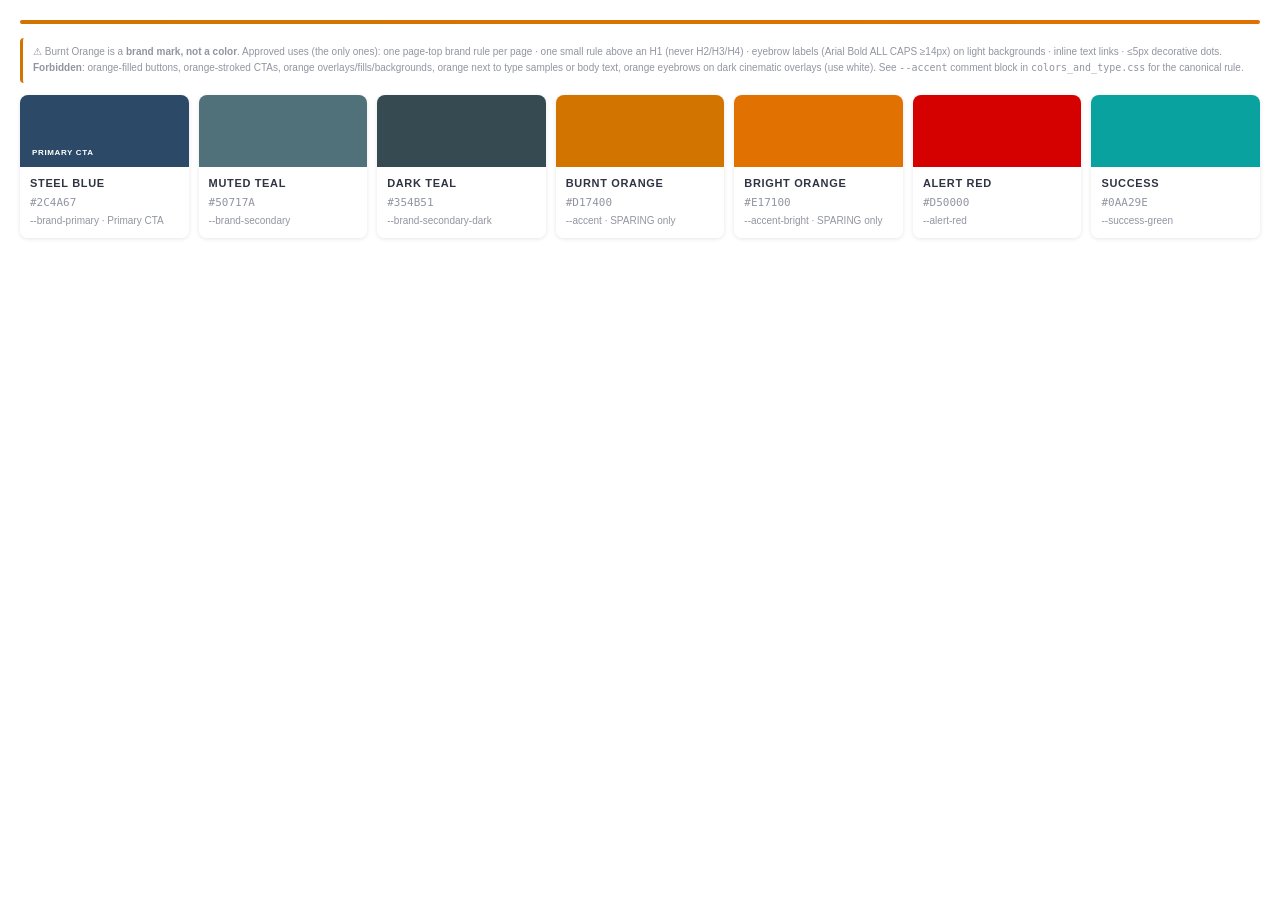
<file: preview/colors-brand.html>
<!DOCTYPE html>
<html lang="en">
<head>
<meta charset="UTF-8">
<link rel="stylesheet" href="../colors_and_type.css">
<style>
  body { background: var(--bg-warm); margin: 0; padding: 20px; font-family: Arial, sans-serif; }
  .row { display: flex; gap: 10px; flex-wrap: wrap; }
  .swatch { border-radius: 8px; overflow: hidden; box-shadow: 0 1px 4px rgba(0,0,0,0.10); flex: 1; min-width: 100px; }
  .chip { height: 72px; }
  .info { background: white; padding: 8px 10px; }
  .name { font-size: 11px; font-weight: 700; color: #303442; text-transform: uppercase; letter-spacing: 0.06em; }
  .hex  { font-size: 11px; color: #9295A1; font-family: monospace; margin-top: 2px; }
  .label { font-size: 10px; color: #9295A1; margin-top: 1px; }
  .accent-bar { height: 4px; background: linear-gradient(90deg, #D17400, #E17100); border-radius: 2px; margin-bottom: 14px; }
  .usage-note { font-size: 10px; font-family: Arial, sans-serif; color: #9295A1; background: #fff; border-radius: 4px; padding: 6px 10px; margin-bottom: 12px; border-left: 3px solid #D17400; }
  .swatch.primary-cta .chip::after { content: 'PRIMARY CTA'; position: absolute; bottom: 6px; left: 6px; font-size: 8px; font-weight: 700; letter-spacing: 0.08em; background: #2C4A67; color: #fff; padding: 2px 6px; border-radius: 2px; }
  .swatch.primary-cta .chip { position: relative; }
</style>
</head>
<body>
<div class="accent-bar"></div>
<div class="usage-note">⚠ Burnt Orange is a <strong>brand mark, not a color</strong>. Approved uses (the only ones): one page-top brand rule per page · one small rule above an H1 (never H2/H3/H4) · eyebrow labels (Arial Bold ALL CAPS ≥14px) on light backgrounds · inline text links · ≤5px decorative dots. <strong>Forbidden</strong>: orange-filled buttons, orange-stroked CTAs, orange overlays/fills/backgrounds, orange next to type samples or body text, orange eyebrows on dark cinematic overlays (use white). See <code>--accent</code> comment block in <code>colors_and_type.css</code> for the canonical rule.</div>
<div class="row">
  <div class="swatch primary-cta">
    <div class="chip" style="background:#2C4A67;"></div>
    <div class="info"><div class="name">Steel Blue</div><div class="hex">#2C4A67</div><div class="label">--brand-primary · Primary CTA</div></div>
  </div>
  <div class="swatch">
    <div class="chip" style="background:#50717A;"></div>
    <div class="info"><div class="name">Muted Teal</div><div class="hex">#50717A</div><div class="label">--brand-secondary</div></div>
  </div>
  <div class="swatch">
    <div class="chip" style="background:#354B51;"></div>
    <div class="info"><div class="name">Dark Teal</div><div class="hex">#354B51</div><div class="label">--brand-secondary-dark</div></div>
  </div>
  <div class="swatch">
    <div class="chip" style="background:#D17400;"></div>
    <div class="info"><div class="name">Burnt Orange</div><div class="hex">#D17400</div><div class="label">--accent · SPARING only</div></div>
  </div>
  <div class="swatch">
    <div class="chip" style="background:#E17100;"></div>
    <div class="info"><div class="name">Bright Orange</div><div class="hex">#E17100</div><div class="label">--accent-bright · SPARING only</div></div>
  </div>
  <div class="swatch">
    <div class="chip" style="background:#D50000;"></div>
    <div class="info"><div class="name">Alert Red</div><div class="hex">#D50000</div><div class="label">--alert-red</div></div>
  </div>
  <div class="swatch">
    <div class="chip" style="background:#0AA29E;"></div>
    <div class="info"><div class="name">Success</div><div class="hex">#0AA29E</div><div class="label">--success-green</div></div>
  </div>
</div>
</body>
</html>
</file>
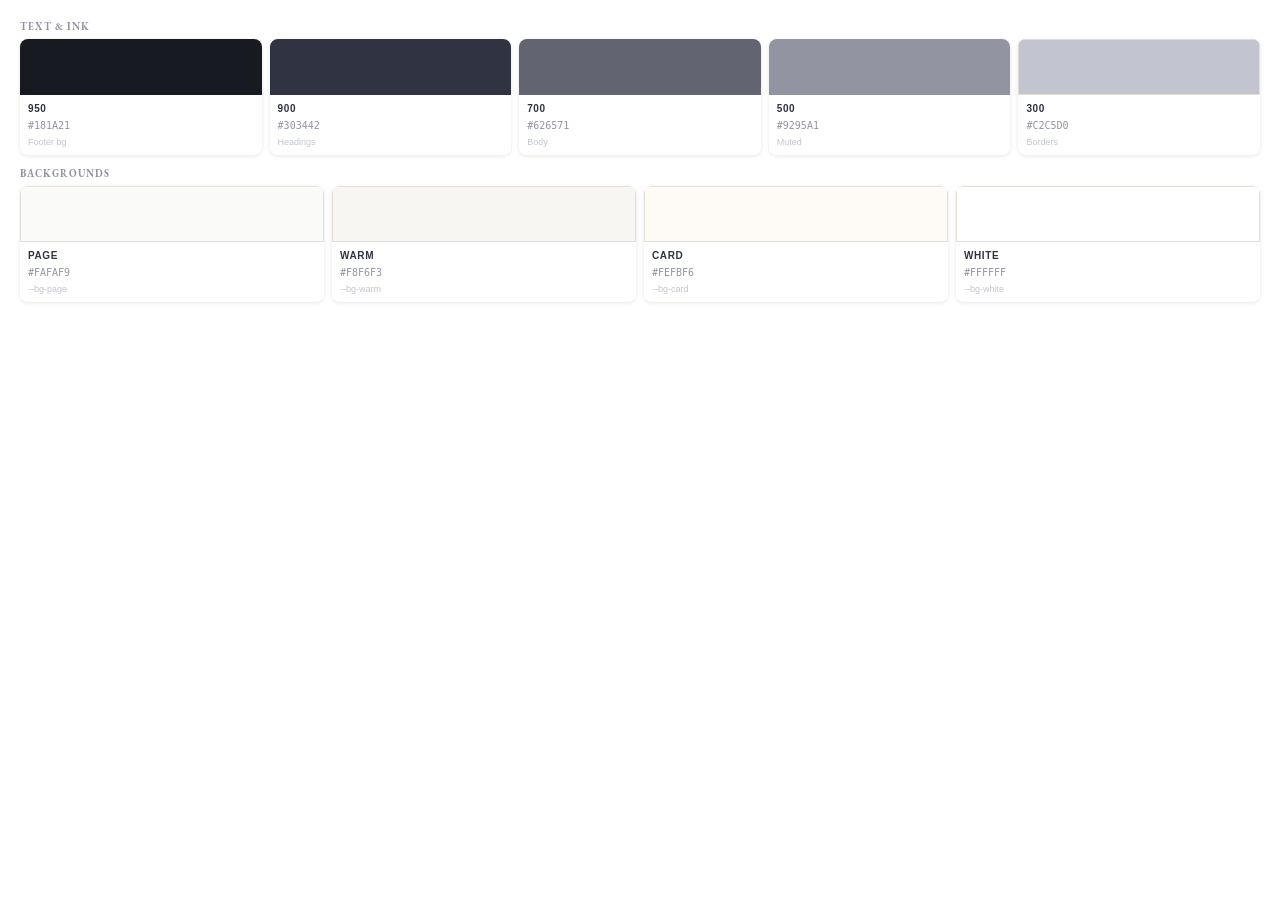
<file: preview/colors-neutral.html>
<!DOCTYPE html>
<html lang="en">
<head>
<meta charset="UTF-8">
<link rel="stylesheet" href="../colors_and_type.css">
<style>
  body { background: var(--bg-warm); margin: 0; padding: 20px; font-family: Arial, sans-serif; }
  .row { display: flex; gap: 8px; flex-wrap: wrap; margin-bottom: 12px; }
  .swatch { border-radius: 8px; overflow: hidden; box-shadow: 0 1px 4px rgba(0,0,0,0.10); flex: 1; min-width: 80px; }
  .chip { height: 56px; }
  .info { background: white; padding: 6px 8px; }
  .name { font-size: 10px; font-weight: 700; color: #303442; text-transform: uppercase; letter-spacing: 0.06em; }
  .hex  { font-size: 10px; color: #9295A1; font-family: monospace; margin-top: 1px; }
  .label { font-size: 9px; color: #C2C5D0; }
  h3 { font-size: 10px; font-weight: 700; letter-spacing: 0.10em; text-transform: uppercase; color: #9295A1; margin: 0 0 6px; }
</style>
</head>
<body>
<h3>Text & Ink</h3>
<div class="row">
  <div class="swatch"><div class="chip" style="background:#181A21;"></div><div class="info"><div class="name">950</div><div class="hex">#181A21</div><div class="label">Footer bg</div></div></div>
  <div class="swatch"><div class="chip" style="background:#303442;"></div><div class="info"><div class="name">900</div><div class="hex">#303442</div><div class="label">Headings</div></div></div>
  <div class="swatch"><div class="chip" style="background:#626571;"></div><div class="info"><div class="name">700</div><div class="hex">#626571</div><div class="label">Body</div></div></div>
  <div class="swatch"><div class="chip" style="background:#9295A1;"></div><div class="info"><div class="name">500</div><div class="hex">#9295A1</div><div class="label">Muted</div></div></div>
  <div class="swatch"><div class="chip" style="background:#C2C5D0; border: 1px solid #e4e0d8;"></div><div class="info"><div class="name">300</div><div class="hex">#C2C5D0</div><div class="label">Borders</div></div></div>
</div>
<h3>Backgrounds</h3>
<div class="row">
  <div class="swatch"><div class="chip" style="background:#FAFAF9; border:1px solid #e4e0d8;"></div><div class="info"><div class="name">Page</div><div class="hex">#FAFAF9</div><div class="label">--bg-page</div></div></div>
  <div class="swatch"><div class="chip" style="background:#F8F6F3; border:1px solid #e4e0d8;"></div><div class="info"><div class="name">Warm</div><div class="hex">#F8F6F3</div><div class="label">--bg-warm</div></div></div>
  <div class="swatch"><div class="chip" style="background:#FEFBF6; border:1px solid #e4e0d8;"></div><div class="info"><div class="name">Card</div><div class="hex">#FEFBF6</div><div class="label">--bg-card</div></div></div>
  <div class="swatch"><div class="chip" style="background:#FFFFFF; border:1px solid #e4e0d8;"></div><div class="info"><div class="name">White</div><div class="hex">#FFFFFF</div><div class="label">--bg-white</div></div></div>
</div>
</body>
</html>
</file>
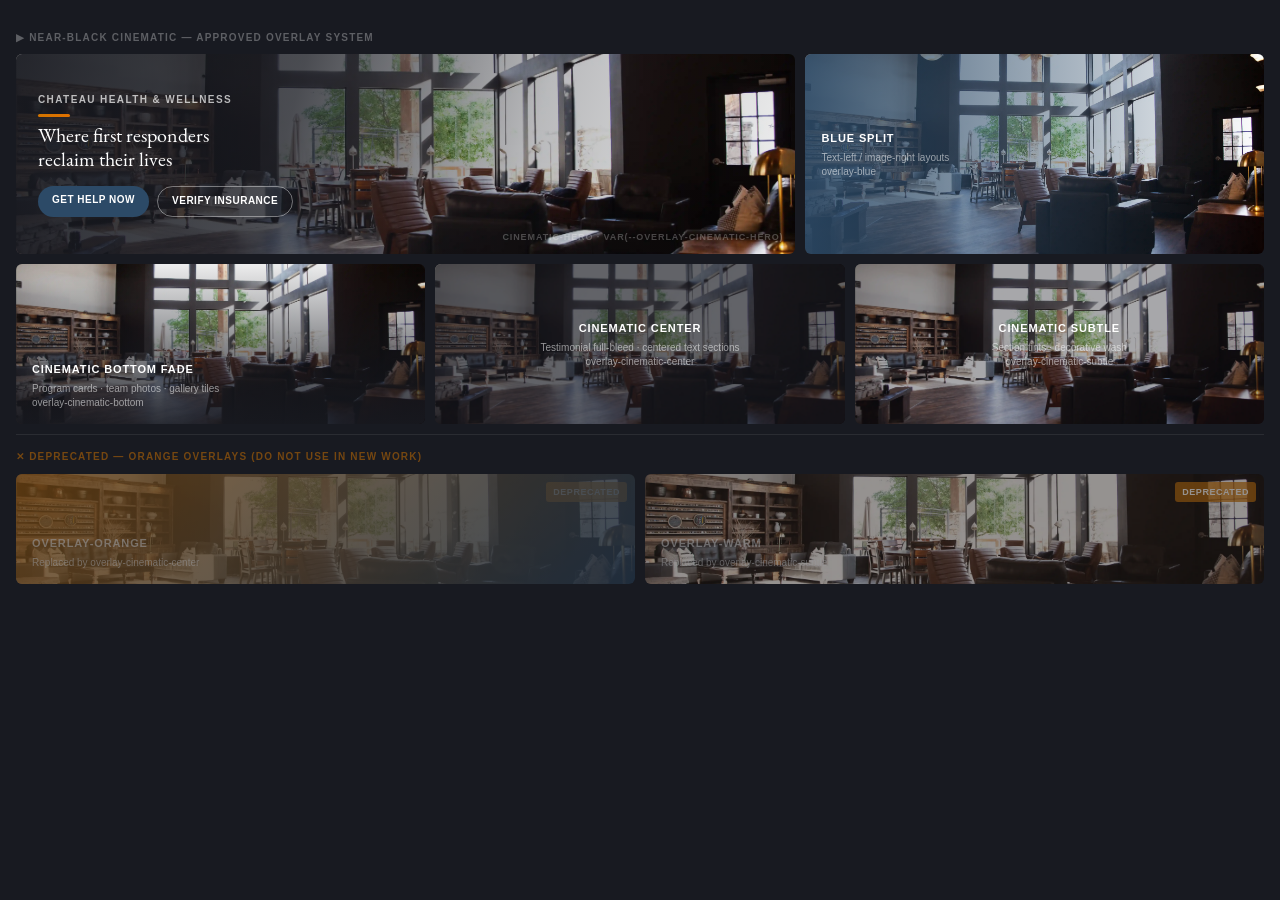
<file: preview/colors-overlays.html>
<!DOCTYPE html>
<html lang="en">
<head>
<meta charset="UTF-8">
<link rel="stylesheet" href="../colors_and_type.css">
<style>
  body { background: #181A21; margin: 0; padding: 16px; font-family: Arial, sans-serif; }
  .section-title { font-size: 10px; font-weight: 700; letter-spacing: 0.12em; text-transform: uppercase; color: rgba(255,255,255,0.30); margin: 14px 0 8px; }
  .row { display: flex; gap: 10px; margin-bottom: 10px; }
  .tile { flex: 1; border-radius: 6px; overflow: hidden; position: relative; }
  .bg { width: 100%; height: 100%; background: url('../assets/facility-commons.webp') center/cover; }
  .ov { position: absolute; inset: 0; display: flex; flex-direction: column; justify-content: flex-end; padding: 14px 16px; }
  .ov-name { font-size: 11px; font-weight: 700; letter-spacing: 0.08em; text-transform: uppercase; color: #fff; }
  .ov-use  { font-size: 10px; color: rgba(255,255,255,0.55); margin-top: 3px; line-height: 1.4; }
  /* Tile sizes */
  .tile-xl { height: 200px; }
  .tile-lg { height: 160px; }
  .tile-sm { height: 110px; }
  /* Section-top hero bar RETIRED. Orange now appears as a small rule
     directly above the H1 only (.h1-rule below). */
  /* Demo text */
  .hero-text { font-family: 'EB Garamond', Georgia, serif; font-size: 20px; color: #fff; line-height: 1.2; margin-bottom: 5px; }
  /* Eyebrow on cinematic dark background — must be white, NOT orange */
  .hero-eyebrow { font-size: 10px; font-weight: 700; letter-spacing: 0.14em; text-transform: uppercase; color: rgba(255,255,255,0.7); margin-bottom: 6px; }
  /* Small orange rule above H1 only — the only heading-level orange decoration */
  .h1-rule { display: block; width: 32px; height: 3px; background: linear-gradient(90deg,#D17400,#E17100); border-radius: 2px; margin-bottom: 6px; }
  /* Divider */
  .rule { height: 1px; background: rgba(255,255,255,0.08); margin: 8px 0 12px; }
  /* Deprecated badge */
  .dep { position: absolute; top: 8px; right: 8px; background: rgba(209,116,0,0.75); color: #fff; font-size: 9px; font-weight: 700; letter-spacing: 0.06em; text-transform: uppercase; padding: 3px 7px; border-radius: 3px; }
</style>
</head>
<body>

<!-- ═══════════════════════════════════════════════
     APPROVED: NEAR-BLACK CINEMATIC FAMILY
═══════════════════════════════════════════════ -->
<div class="section-title">▶ Near-Black Cinematic — approved overlay system</div>

<div class="row">
  <!-- Hero: directional sweep -->
  <div class="tile tile-xl" style="flex:1.7;">
    <div class="bg"></div>
    <div class="ov overlay-cinematic-hero" style="justify-content:center; padding: 20px 22px;">
      <div class="hero-eyebrow">Chateau Health &amp; Wellness</div>
      <span class="h1-rule" aria-hidden="true"></span>
      <div class="hero-text">Where first responders<br>reclaim their lives</div>
      <div style="margin-top:10px;display:flex;gap:8px;">
        <div style="background:#2C4A67;color:#fff;border-radius:9999px;padding:6px 14px;font-size:10px;font-weight:700;letter-spacing:0.05em;text-transform:uppercase;">Get Help Now</div>
        <div style="border:1.5px solid rgba(255,255,255,0.4);color:#fff;border-radius:9999px;padding:6px 14px;font-size:10px;font-weight:700;letter-spacing:0.05em;text-transform:uppercase;">Verify Insurance</div>
      </div>
    </div>
    <div style="position:absolute;bottom:10px;right:12px;font-size:9px;font-weight:700;letter-spacing:0.10em;text-transform:uppercase;color:rgba(255,255,255,0.25);">cinematic-hero · var(--overlay-cinematic-hero)</div>
  </div>

  <!-- Blue split -->
  <div class="tile tile-xl" style="flex:1;">
    <div class="bg"></div>
    <div class="ov overlay-blue" style="justify-content:center;">
      <div class="ov-name">Blue Split</div>
      <div class="ov-use">Text-left / image-right layouts<br>overlay-blue</div>
    </div>
  </div>
</div>

<div class="row">
  <!-- Bottom fade: cards -->
  <div class="tile tile-lg">
    <div class="bg"></div>
    <div class="ov overlay-cinematic-bottom">
      <div class="ov-name">Cinematic Bottom Fade</div>
      <div class="ov-use">Program cards · team photos · gallery tiles<br>overlay-cinematic-bottom</div>
    </div>
  </div>

  <!-- Center: testimonials -->
  <div class="tile tile-lg">
    <div class="bg"></div>
    <div class="ov overlay-cinematic-center" style="justify-content:center; align-items:center; text-align:center;">
      <div class="ov-name">Cinematic Center</div>
      <div class="ov-use">Testimonial full-bleed · centered text sections<br>overlay-cinematic-center</div>
    </div>
  </div>

  <!-- Subtle: section tints -->
  <div class="tile tile-lg">
    <div class="bg"></div>
    <div class="ov overlay-cinematic-subtle" style="justify-content:center; align-items:center; text-align:center;">
      <div class="ov-name">Cinematic Subtle</div>
      <div class="ov-use">Section tints · decorative wash<br>overlay-cinematic-subtle</div>
    </div>
  </div>
</div>

<div class="rule"></div>

<!-- ═══════════════════════════════════════════════
     DEPRECATED: ORANGE OVERLAYS
═══════════════════════════════════════════════ -->
<div class="section-title" style="color:rgba(209,116,0,0.5);">✕ Deprecated — orange overlays (do not use in new work)</div>

<div class="row">
  <div class="tile tile-sm" style="opacity:0.55;">
    <div class="bg" style="filter:grayscale(30%);"></div>
    <div class="dep">Deprecated</div>
    <div class="ov" style="background:linear-gradient(135deg,rgba(209,116,0,0.65) 0%,rgba(44,74,103,0.80) 100%);">
      <div class="ov-name" style="color:rgba(255,255,255,0.6);">overlay-orange</div>
      <div class="ov-use">Replaced by overlay-cinematic-center</div>
    </div>
  </div>
  <div class="tile tile-sm" style="opacity:0.55;">
    <div class="bg" style="filter:grayscale(30%);"></div>
    <div class="dep">Deprecated</div>
    <div class="ov" style="background:rgba(209,116,0,0.08);">
      <div class="ov-name" style="color:rgba(255,255,255,0.6);">overlay-warm</div>
      <div class="ov-use">Replaced by overlay-cinematic-subtle</div>
    </div>
  </div>
</div>

</body>
</html>
</file>
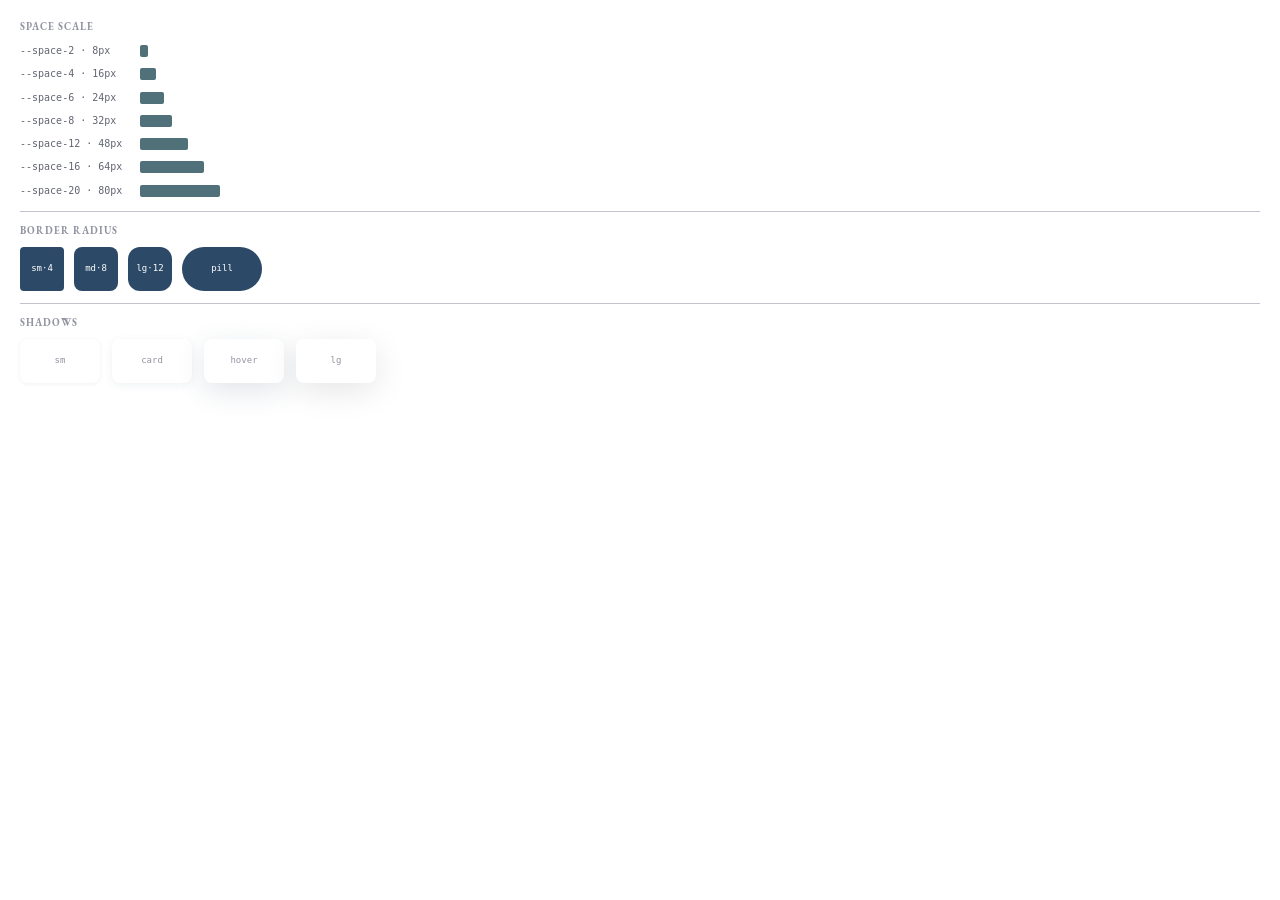
<file: preview/spacing-tokens.html>
<!DOCTYPE html>
<html lang="en">
<head>
<meta charset="UTF-8">
<link rel="stylesheet" href="../colors_and_type.css">
<style>
  body { background: var(--bg-warm); margin: 0; padding: 20px; font-family: Arial, sans-serif; }
  h3 { font-size: 10px; font-weight: 700; letter-spacing: 0.10em; text-transform: uppercase; color: var(--neutral-500); margin: 0 0 10px; }
  .space-row { display: flex; align-items: center; gap: 10px; margin-bottom: 7px; }
  .bar { background: var(--brand-secondary); border-radius: 2px; height: 12px; }
  .lbl { font-size: 10px; color: var(--neutral-700); font-family: monospace; width: 110px; flex-shrink: 0; }
  .sep { height: 1px; background: var(--neutral-300); margin: 12px 0; }
  .radius-row { display: flex; gap: 10px; flex-wrap: wrap; margin-bottom: 12px; }
  .r-chip { background: var(--brand-primary); width: 44px; height: 44px; display: flex; align-items: center; justify-content: center; }
  .r-lbl { font-size: 9px; color: white; font-family: monospace; }
  .shadow-row { display: flex; gap: 12px; flex-wrap: wrap; }
  .s-card { background: white; width: 80px; height: 44px; display: flex; align-items: center; justify-content: center; border-radius: 8px; font-size: 9px; color: var(--neutral-500); font-family: monospace; }
</style>
</head>
<body>
<h3>Space Scale</h3>
<div class="space-row"><span class="lbl">--space-2 · 8px</span><div class="bar" style="width:8px;"></div></div>
<div class="space-row"><span class="lbl">--space-4 · 16px</span><div class="bar" style="width:16px;"></div></div>
<div class="space-row"><span class="lbl">--space-6 · 24px</span><div class="bar" style="width:24px;"></div></div>
<div class="space-row"><span class="lbl">--space-8 · 32px</span><div class="bar" style="width:32px;"></div></div>
<div class="space-row"><span class="lbl">--space-12 · 48px</span><div class="bar" style="width:48px;"></div></div>
<div class="space-row"><span class="lbl">--space-16 · 64px</span><div class="bar" style="width:64px;"></div></div>
<div class="space-row"><span class="lbl">--space-20 · 80px</span><div class="bar" style="width:80px;"></div></div>
<div class="sep"></div>
<h3>Border Radius</h3>
<div class="radius-row">
  <div><div class="r-chip" style="border-radius:4px;"><span class="r-lbl">sm·4</span></div></div>
  <div><div class="r-chip" style="border-radius:8px;"><span class="r-lbl">md·8</span></div></div>
  <div><div class="r-chip" style="border-radius:12px;"><span class="r-lbl">lg·12</span></div></div>
  <div><div class="r-chip" style="border-radius:9999px; width:80px;"><span class="r-lbl">pill</span></div></div>
</div>
<div class="sep"></div>
<h3>Shadows</h3>
<div class="shadow-row">
  <div class="s-card" style="box-shadow:0 1px 4px rgba(0,0,0,0.06);">sm</div>
  <div class="s-card" style="box-shadow:0 2px 8px rgba(44,74,103,0.08);">card</div>
  <div class="s-card" style="box-shadow:0 8px 28px rgba(44,74,103,0.14);">hover</div>
  <div class="s-card" style="box-shadow:0 8px 32px rgba(0,0,0,0.10);">lg</div>
</div>
</body>
</html>
</file>
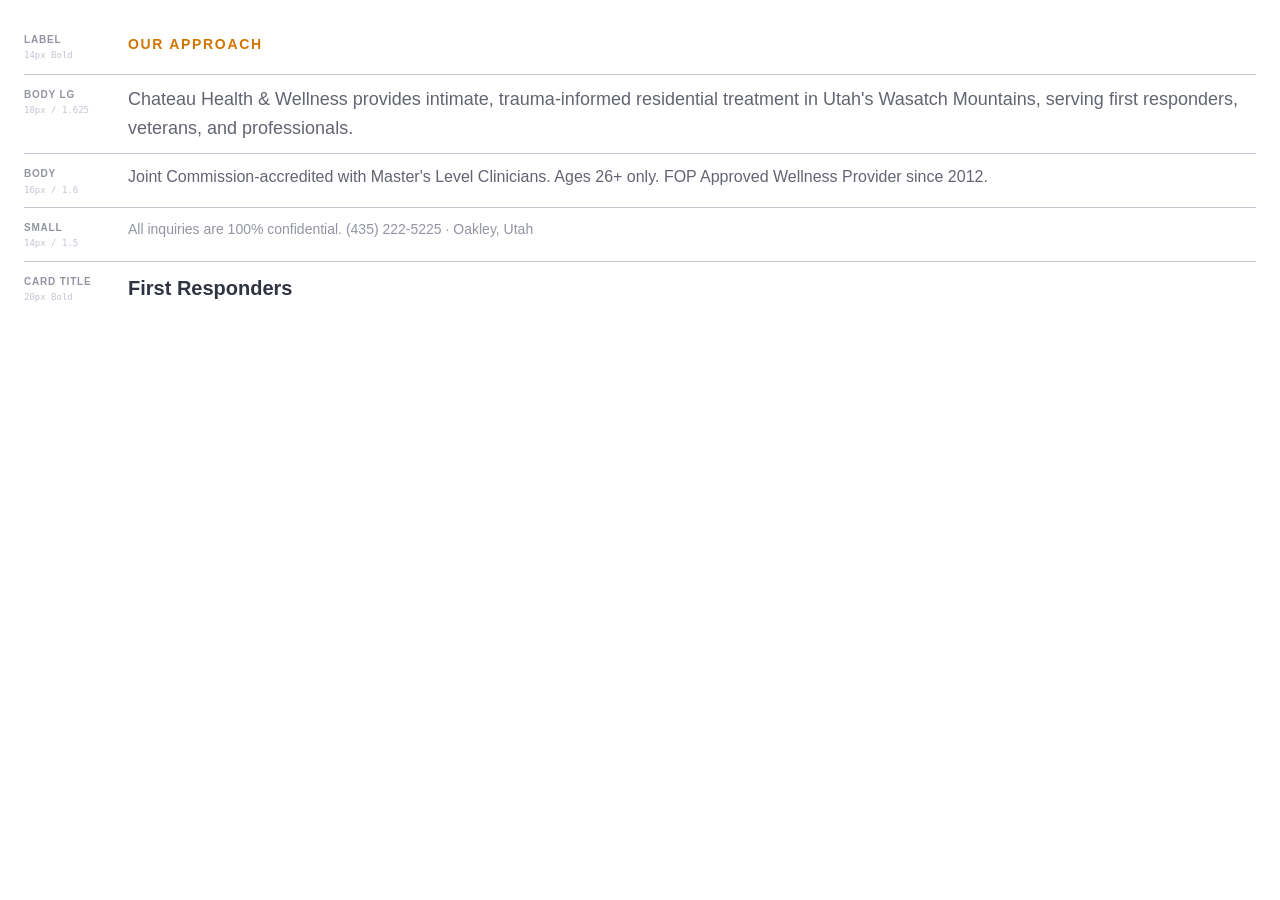
<file: preview/type-body.html>
<!DOCTYPE html>
<html lang="en">
<head>
<meta charset="UTF-8">
<link rel="stylesheet" href="../colors_and_type.css">
<style>
  body { background: var(--bg-page); margin: 0; padding: 20px 24px; }
  .item { display: flex; align-items: flex-start; gap: 14px; padding: 10px 0; border-bottom: 1px solid var(--neutral-300); }
  .item:last-child { border-bottom: none; }
  .meta { width: 90px; flex-shrink: 0; padding-top: 2px; }
  .meta-tag { font-family: Arial, sans-serif; font-size: 10px; font-weight: 700; color: var(--neutral-500); text-transform: uppercase; letter-spacing: 0.08em; }
  .meta-size { font-family: monospace; font-size: 9px; color: var(--neutral-300); }
</style>
</head>
<body>
  <div class="item">
    <div class="meta"><div class="meta-tag">Label</div><div class="meta-size">14px Bold</div></div>
    <div class="section-label" style="padding-top:3px;">OUR APPROACH</div>
  </div>
  <div class="item">
    <div class="meta"><div class="meta-tag">Body Lg</div><div class="meta-size">18px / 1.625</div></div>
    <p style="margin:0; font-size:18px;">Chateau Health & Wellness provides intimate, trauma-informed residential treatment in Utah's Wasatch Mountains, serving first responders, veterans, and professionals.</p>
  </div>
  <div class="item">
    <div class="meta"><div class="meta-tag">Body</div><div class="meta-size">16px / 1.6</div></div>
    <p style="margin:0; font-size:16px; color: var(--neutral-700);">Joint Commission-accredited with Master's Level Clinicians. Ages 26+ only. FOP Approved Wellness Provider since 2012.</p>
  </div>
  <div class="item">
    <div class="meta"><div class="meta-tag">Small</div><div class="meta-size">14px / 1.5</div></div>
    <p style="margin:0; font-size:14px; color: var(--neutral-500);">All inquiries are 100% confidential. (435) 222-5225 · Oakley, Utah</p>
  </div>
  <div class="item">
    <div class="meta"><div class="meta-tag">Card Title</div><div class="meta-size">20px Bold</div></div>
    <div style="font-family:Arial,sans-serif; font-size:20px; font-weight:700; color:var(--neutral-900);">First Responders</div>
  </div>
</body>
</html>
</file>
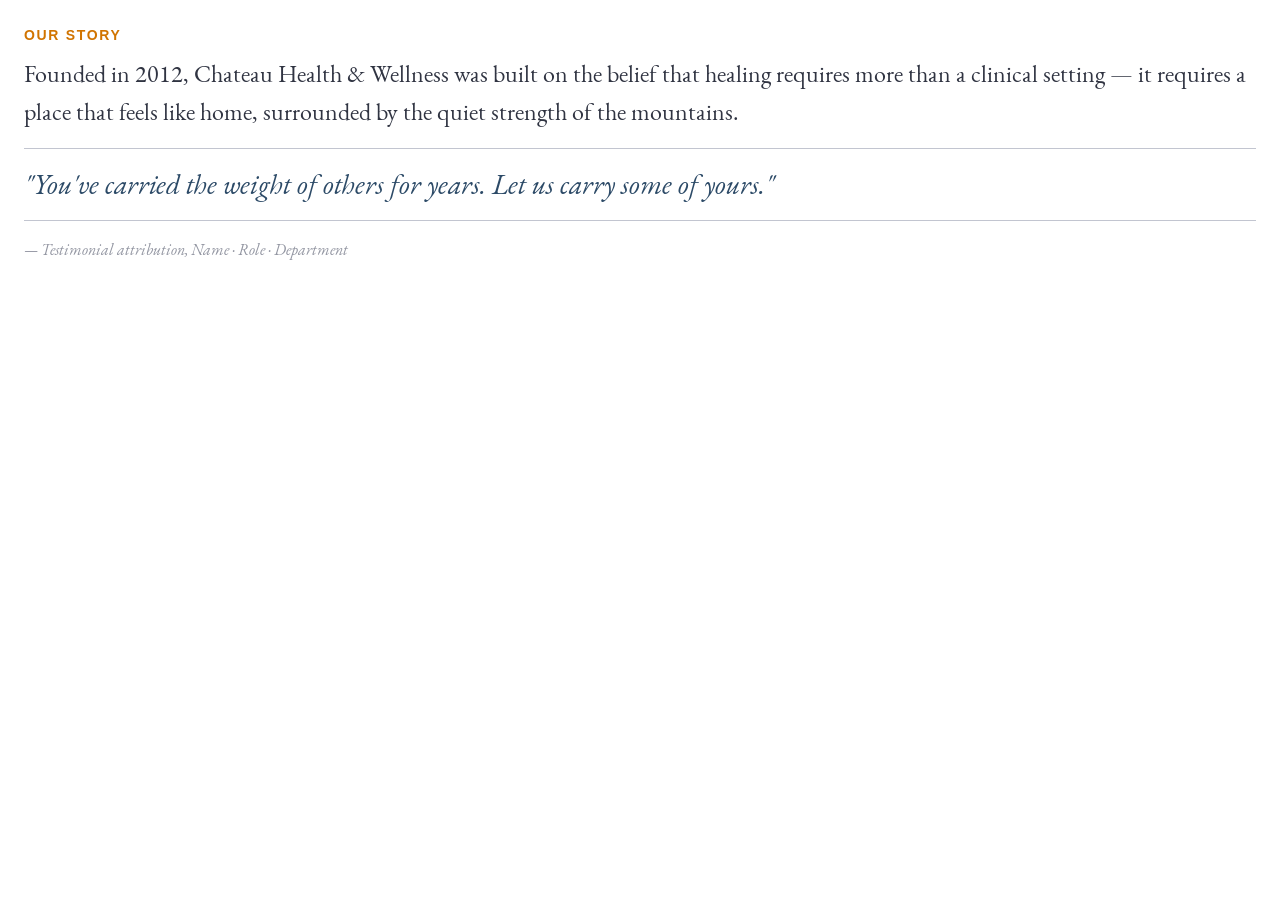
<file: preview/type-editorial.html>
<!DOCTYPE html>
<html lang="en">
<head>
<meta charset="UTF-8">
<link rel="stylesheet" href="../colors_and_type.css">
<style>
  body { background: var(--bg-page); margin: 0; padding: 24px; }
  .divider { height: 1px; background: var(--neutral-300); margin: 16px 0; }
</style>
</head>
<body>
  <span class="section-label">OUR STORY</span>
  <div class="editorial" style="margin: 8px 0 0;">
    Founded in 2012, Chateau Health &amp; Wellness was built on the belief that healing requires more than a clinical setting — it requires a place that feels like home, surrounded by the quiet strength of the mountains.
  </div>
  <div class="divider"></div>
  <div class="pull-quote">
    "You've carried the weight of others for years. Let us carry some of yours."
  </div>
  <div class="divider"></div>
  <div style="font-family: 'EB Garamond', serif; font-size: 16px; font-style: italic; color: var(--neutral-500); margin-top: 4px;">
    — Testimonial attribution, Name · Role · Department
  </div>
</body>
</html>
</file>
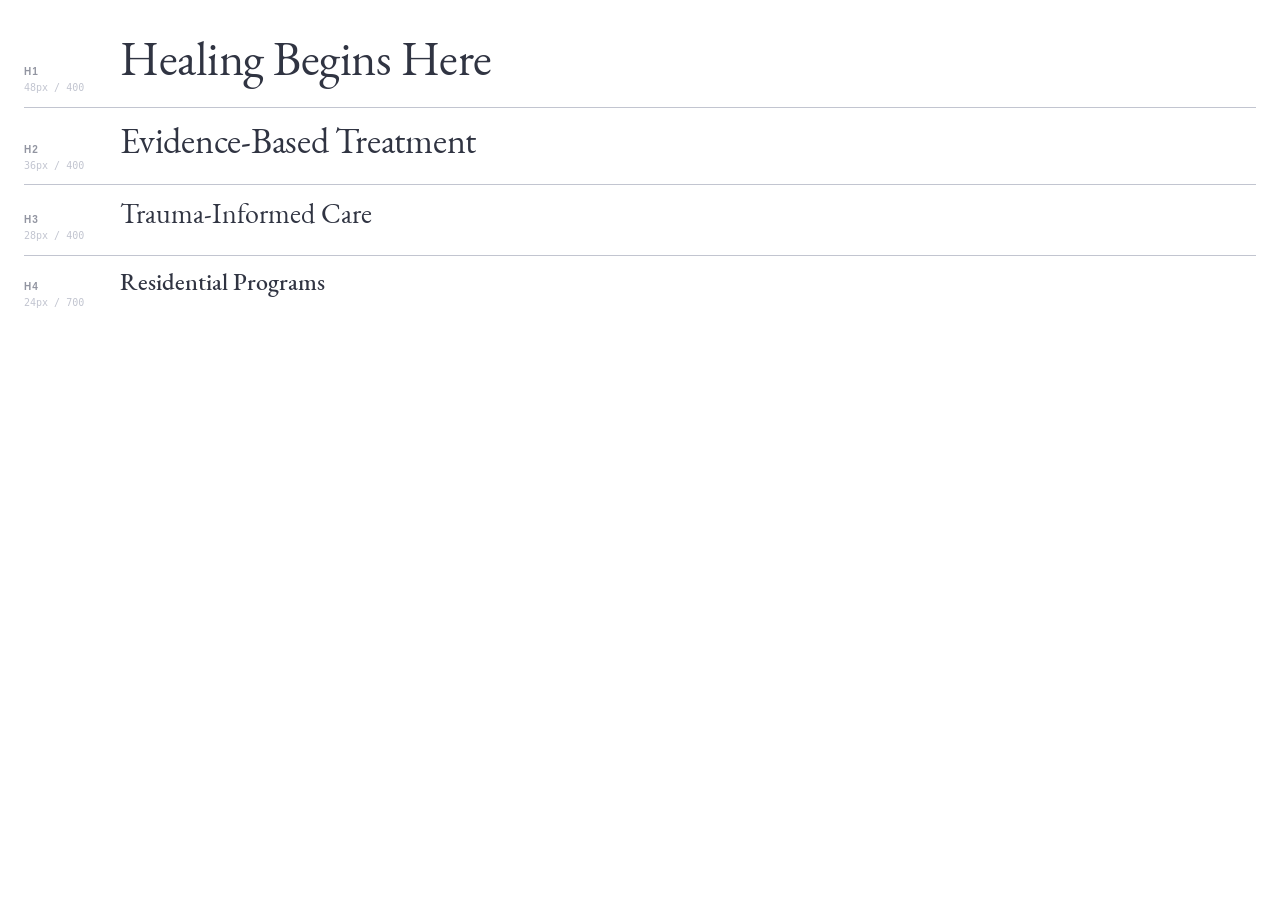
<file: preview/type-headings.html>
<!DOCTYPE html>
<html lang="en">
<head>
<meta charset="UTF-8">
<link rel="stylesheet" href="../colors_and_type.css">
<style>
  body { background: var(--bg-page); margin: 0; padding: 20px 24px; }
  .row { display: flex; align-items: baseline; gap: 16px; border-bottom: 1px solid var(--neutral-300); padding: 10px 0; }
  .row:last-child { border-bottom: none; }
  .meta { width: 80px; flex-shrink: 0; }
  .meta-tag { font-family: Arial, sans-serif; font-size: 10px; font-weight: 700; letter-spacing: 0.10em; text-transform: uppercase; color: var(--neutral-500); }
  .meta-size { font-family: monospace; font-size: 10px; color: var(--neutral-300); }
</style>
</head>
<body>
  <div class="row">
    <div class="meta"><div class="meta-tag">H1</div><div class="meta-size">48px / 400</div></div>
<h1 style="margin:0;">Healing Begins Here</h1>
  </div>
  <div class="row">
    <div class="meta"><div class="meta-tag">H2</div><div class="meta-size">36px / 400</div></div>
<h2 style="margin:0;">Evidence-Based Treatment</h2>
  </div>
  <div class="row">
    <div class="meta"><div class="meta-tag">H3</div><div class="meta-size">28px / 400</div></div>
<h3 style="margin:0;">Trauma-Informed Care</h3>
  </div>
  <div class="row">
    <div class="meta"><div class="meta-tag">H4</div><div class="meta-size">24px / 700</div></div>
<h4 style="margin:0; font-family: 'EB Garamond', serif; font-weight:500;">Residential Programs</h4>
  </div>
</body>
</html>
</file>
<file: colors_and_type.css>
/**
 * Chateau Health & Wellness — Design Tokens
 * Source: Wix CSS variables, Figma design files, April 2026 Website Brief
 * =========================================================================
 */

/* ── EB Garamond — Self-hosted brand fonts ───────────────────────── */
@font-face {
  font-family: 'EB Garamond';
  src: url('fonts/EBGaramond-Regular.ttf') format('truetype'),
       url('fonts/EBGaramond.otf') format('opentype');
  font-weight: 400;
  font-style: normal;
  font-display: swap;
}
@font-face {
  font-family: 'EB Garamond';
  src: url('fonts/EBGaramond-Italic.ttf') format('truetype');
  font-weight: 400;
  font-style: italic;
  font-display: swap;
}
@font-face {
  font-family: 'EB Garamond';
  src: url('fonts/EBGaramond-Medium.ttf') format('truetype');
  font-weight: 500;
  font-style: normal;
  font-display: swap;
}
@font-face {
  font-family: 'EB Garamond';
  src: url('fonts/EBGaramond-MediumItalic.ttf') format('truetype');
  font-weight: 500;
  font-style: italic;
  font-display: swap;
}
@font-face {
  font-family: 'EB Garamond';
  src: url('fonts/EBGaramond-SemiBold.ttf') format('truetype');
  font-weight: 600;
  font-style: normal;
  font-display: swap;
}
@font-face {
  font-family: 'EB Garamond';
  src: url('fonts/EBGaramond-SemiBoldItalic.ttf') format('truetype');
  font-weight: 600;
  font-style: italic;
  font-display: swap;
}
@font-face {
  font-family: 'EB Garamond';
  src: url('fonts/EBGaramond-Bold.ttf') format('truetype');
  font-weight: 700;
  font-style: normal;
  font-display: swap;
}
@font-face {
  font-family: 'EB Garamond';
  src: url('fonts/EBGaramond-BoldItalic.ttf') format('truetype');
  font-weight: 700;
  font-style: italic;
  font-display: swap;
}
@font-face {
  font-family: 'EB Garamond';
  src: url('fonts/EBGaramond-ExtraBold.ttf') format('truetype');
  font-weight: 800;
  font-style: normal;
  font-display: swap;
}
@font-face {
  font-family: 'EB Garamond';
  src: url('fonts/EBGaramond-ExtraBoldItalic.ttf') format('truetype');
  font-weight: 800;
  font-style: italic;
  font-display: swap;
}
/* Small Caps variant */
@font-face {
  font-family: 'EB Garamond SC';
  src: url('fonts/EBGaramondSC.otf') format('opentype');
  font-weight: 400;
  font-style: normal;
  font-display: swap;
}

:root {

  /* ── Brand Primary ───────────────────────────────────────────── */
  --brand-primary:        #2C4A67;   /* Deep Steel Blue — nav, footer, structural */
  --brand-primary-dark:   #1e3349;   /* Darker variant for hover/depth */
  --brand-secondary:      #50717A;   /* Muted Teal/Slate — icons, secondary UI */
  --brand-secondary-dark: #354B51;   /* Dark Teal — hover states on secondary */

  /* ══════════════════════════════════════════════════════════════════
   * ACCENT — BURNT ORANGE
   * THIS COMMENT BLOCK IS THE CANONICAL RULE FOR ORANGE USAGE.
   * Both project READMEs reference it. If it changes, update them.
   * ──────────────────────────────────────────────────────────────────
   * Orange is a BRAND MARK, not a color. Treat it like a logo:
   * appears in 1–2 small spots per viewport, never as fill or block.
   *
   * APPROVED uses (the only ones):
   *   1. ONE 3–4px horizontal brand rule at the very top of the page
   *      (e.g., Nav top edge). MAX one per page.
   *   2. ONE short horizontal rule (~3px × 32px) placed DIRECTLY ABOVE
   *      a hero-level title — H1 in cinematic-overlay heroes, OR the
   *      title of a cinematic / full-bleed banner card (the "mini-hero"
   *      Variant 4 scrim treatment). NEVER above ordinary H2/H3/H4 in
   *      white-space sections, and NEVER above titles in non-cinematic
   *      card variants (Variants 1–3).
   *      See `.h1-accent-rule` utility below.
   *   3. Eyebrow / section labels: Arial Bold, ALL CAPS, ≥14px,
   *      0.12em tracking. Qualifies as "large text" for AA contrast
   *      (orange is 3.22:1 vs white — only AA-safe at this size+weight).
   *      See `.section-label` rule below.
   *   4. Inline text links inside body copy.
   *   5. Subtle decorative dots ≤5px (rare).
   *
   * FORBIDDEN uses:
   *   ✕ No orange-filled buttons (`.btn-accent` is retired).
   *   ✕ No orange-stroked CTAs on white (`.cta-orange-outline` retired).
   *   ✕ No orange decorative bars next to typography samples or body text.
   *   ✕ No orange 4px section-top bar (page-top brand rule + above-H1
   *     rule are the only horizontal-orange treatments).
   *   ✕ No orange eyebrow/label text INSIDE cinematic dark overlays —
   *     use white or rgba(255,255,255,0.7) there.
   *   ✕ No orange overlays, fills, large blocks, or backgrounds.
   *   ✕ No orange for body copy, running text, or long button labels
   *     (fails WCAG AA at 3.22:1 for normal-weight text).
   *   ✕ No orange left-border accents on quote/info blocks
   *     (use --brand-secondary teal or --neutral-300 instead).
   * ══════════════════════════════════════════════════════════════════ */
  --accent:           #D17400;              /* Burnt orange — brand mark only */
  --accent-bright:    #E17100;              /* Hover variant for inline links/dots */
  --accent-10:        rgba(209,116,0,0.10); /* Subtle tint — minimal use only */

  /* ── Neutral System ──────────────────────────────────────────── */
  --neutral-950:  #181A21;   /* Near-black — footer backgrounds */
  --neutral-900:  #303442;   /* Heading text (H1–H4) */
  --neutral-700:  #626571;   /* Body copy */
  --neutral-500:  #9295A1;   /* 3:1 vs white — METADATA / DISABLED ONLY (fails AA for body) */
  --neutral-300:  #C2C5D0;   /* Borders, dividers */
  --neutral-teal-300: #C2CFD3; /* Soft teal-tinted light gray */
  --neutral-teal-500: #69797D; /* Mid teal-gray */

  /* ── Background Surfaces ─────────────────────────────────────── */
  --bg-page:    #FFFFFF;   /* Default page background (warm tones removed) */
  --bg-warm:    #FFFFFF;   /* Alternating section backgrounds (de-warmed) */
  --bg-card:    #FFFFFF;   /* Card backgrounds */
  --bg-white:   #FFFFFF;   /* Modals, forms */

  /* ── Status / Alert ──────────────────────────────────────────── */
  --alert-red:      #D50000;   /* Emergency contact banner only */
  --success-green:  #0AA29E;   /* Form success, verified insurance badge */
  --mint-green:     #1EBF8F;   /* Accent green variant */

  /* ── Near-Black Cinematic Overlay Tokens ────────────────────── */
  /* Standard overlay for ALL image sections — approved cinematic treatment */
  --overlay-cinematic-hero:   linear-gradient(
    105deg,
    rgba(24,26,33,0.92) 0%,
    rgba(24,26,33,0.78) 35%,
    rgba(24,26,33,0.30) 65%,
    rgba(24,26,33,0.05) 100%
  );
  --overlay-cinematic-bottom: linear-gradient(
    to top,
    rgba(24,26,33,0.90) 0%,
    rgba(24,26,33,0.55) 45%,
    rgba(24,26,33,0.08) 100%
  );
  --overlay-cinematic-center: rgba(24,26,33,0.68);
  --overlay-cinematic-subtle: rgba(24,26,33,0.38);

  /* ── Semantic Aliases ────────────────────────────────────────── */
  --color-text-heading:   var(--neutral-900);
  --color-text-body:      var(--neutral-700);
  --color-text-muted:     var(--neutral-500);
  --color-text-inverse:   #FFFFFF;
  --color-border:         var(--neutral-300);
  --color-bg-default:     var(--bg-page);
  --color-bg-section:     var(--bg-warm);
  --color-bg-card:        var(--bg-card);
  --color-cta-primary:    var(--brand-primary);   /* Steel Blue — primary CTA */
  --color-cta-hover:      var(--brand-primary-dark);

  /* ── Typography — Font Families ──────────────────────────────── */
  --font-serif:      'EB Garamond', Georgia, 'Times New Roman', serif;
  --font-sans:       Arial, 'Helvetica Neue', Helvetica, sans-serif;

  /* ── Typography — Heading Scale (Desktop) ────────────────────── */
  --text-h1:         48px;
  --text-h2:         36px;
  --text-h3:         28px;
  --text-h4:         24px;

  /* ── Typography — Heading Scale (Mobile) ────────────────────── */
  --text-h1-mobile:  32px;
  --text-h2-mobile:  28px;
  --text-h3-mobile:  24px;
  --text-h4-mobile:  20px;

  /* ── Typography — Body Scale ─────────────────────────────────── */
  --text-body-lg:     18px;   /* Standard paragraphs */
  --text-body:        16px;   /* Cards, compact areas */
  --text-body-sm:     14px;   /* Captions, metadata */
  --text-label:       14px;   /* Section labels (uppercase, tracked) */
  --text-card-title:  20px;
  --text-cta:         16px;
  --text-nav:         15px;
  --text-editorial:   24px;   /* EB Garamond editorial body */
  --text-pull-quote:  28px;

  /* ── Line Heights ─────────────────────────────────────────────── */
  --leading-tight:    1.2;
  --leading-snug:     1.3;
  --leading-normal:   1.5;
  --leading-relaxed:  1.625;
  --leading-loose:    1.8;

  /* ── Letter Spacing ──────────────────────────────────────────── */
  --tracking-label:   0.12em;  /* Uppercase section labels */
  --tracking-tight:   -0.02em; /* Large display headings */
  --tracking-cta:     0.05em;  /* Button text */

  /* ── Spacing Scale ───────────────────────────────────────────── */
  --space-1:    4px;
  --space-2:    8px;
  --space-3:    12px;
  --space-4:    16px;
  --space-5:    20px;
  --space-6:    24px;
  --space-8:    32px;
  --space-10:   40px;
  --space-12:   48px;
  --space-16:   64px;
  --space-20:   80px;
  --space-24:   96px;
  --space-32:   128px;

  /* ── Border Radius ───────────────────────────────────────────── */
  --radius-sm:    4px;
  --radius-md:    8px;
  --radius-lg:    12px;
  --radius-xl:    16px;
  --radius-pill:  9999px;

  /* ── Shadows ─────────────────────────────────────────────────── */
  --shadow-sm:    0 1px 4px rgba(0,0,0,0.06);
  --shadow-md:    0 4px 16px rgba(0,0,0,0.08);
  --shadow-lg:    0 8px 32px rgba(0,0,0,0.10);
  --shadow-card:  0 2px 8px rgba(44,74,103,0.08);
  --shadow-card-hover: 0 8px 28px rgba(44,74,103,0.14);

  /* ── Transitions ─────────────────────────────────────────────── */
  --transition-fast:    150ms ease;
  --transition-base:    200ms ease;
  --transition-slow:    300ms ease;

  /* ── Z-Index Scale ───────────────────────────────────────────── */
  --z-base:     0;
  --z-raised:   10;
  --z-dropdown: 100;
  --z-sticky:   200;
  --z-overlay:  300;
  --z-modal:    400;

  /* ── Layout ──────────────────────────────────────────────────── */
  --max-width-content: 900px;
  --max-width-wide:    1200px;
  --header-height:     80px;
  --header-height-sticky: 60px;
}

/* ── Global Base Styles ──────────────────────────────────────────── */
*, *::before, *::after { box-sizing: border-box; }

html {
  font-size: 16px;
  -webkit-font-smoothing: antialiased;
  -moz-osx-font-smoothing: grayscale;
  text-rendering: optimizeLegibility;
}

body {
  font-family: var(--font-sans);
  font-size: var(--text-body-lg);
  line-height: var(--leading-relaxed);
  color: var(--color-text-body);
  background-color: var(--bg-page);
}

/* ── Semantic Typography ─────────────────────────────────────────── */
h1 {
  font-family: var(--font-serif);
  font-size: var(--text-h1);
  font-weight: 400;
  line-height: var(--leading-tight);
  letter-spacing: -0.5px;
  color: var(--color-text-heading);
  text-wrap: pretty;
}

h2 {
  font-family: var(--font-serif);
  font-size: var(--text-h2);
  font-weight: 400;
  line-height: 1.25;
  letter-spacing: -0.25px;
  color: var(--color-text-heading);
  text-wrap: pretty;
}

h3 {
  font-family: var(--font-serif);
  font-size: var(--text-h3);
  font-weight: 400;
  line-height: var(--leading-snug);
  color: var(--color-text-heading);
}

h4 {
  font-family: var(--font-sans);
  font-size: var(--text-h4);
  font-weight: 700;
  line-height: 1.35;
  color: var(--color-text-heading);
}

p {
  font-family: var(--font-sans);
  font-size: var(--text-body-lg);
  line-height: var(--leading-relaxed);
  color: var(--color-text-body);
  text-wrap: pretty;
}

.editorial {
  font-family: var(--font-serif);
  font-size: var(--text-editorial);
  line-height: 1.6;
  color: var(--color-text-heading);
}

.pull-quote {
  font-family: var(--font-serif);
  font-size: var(--text-pull-quote);
  font-style: italic;
  font-weight: 400;
  line-height: 1.4;
  color: var(--brand-primary);
}

/* Section label (uppercase eyebrow above H2) — APPROVED orange use #3.
   Must stay 14px Bold ALL CAPS to clear AA contrast (large-text 3:1).
   On dark/cinematic backgrounds use .section-label--inverse, NOT this. */
.section-label {
  display: block;
  font-family: var(--font-sans);
  font-size: var(--text-label);   /* 14px — do not reduce */
  font-weight: 700;
  letter-spacing: var(--tracking-label);
  text-transform: uppercase;
  color: var(--accent);
  margin-bottom: var(--space-2);
}

.section-label--primary {
  color: var(--brand-secondary);
}

/* USE THIS for eyebrow labels inside cinematic dark overlays —
   never use orange .section-label on dark backgrounds. */
.section-label--inverse {
  color: rgba(255,255,255,0.70);
  letter-spacing: var(--tracking-label);
}

/* APPROVED orange use #2 — small horizontal rule placed DIRECTLY ABOVE an H1
   in cinematic-overlay heroes. H1 only. Never H2/H3/H4. Never section-top. */
.h1-accent-rule {
  display: block;
  width: 32px;
  height: 3px;
  background: linear-gradient(90deg, var(--accent), var(--accent-bright));
  margin: 0 0 var(--space-3) 0;
  border-radius: 2px;
}

/* ── Buttons ─────────────────────────────────────────────────────── */
.btn {
  display: inline-flex;
  align-items: center;
  justify-content: center;
  gap: var(--space-2);
  font-family: var(--font-sans);
  font-size: var(--text-cta);
  font-weight: 700;
  letter-spacing: var(--tracking-cta);
  text-transform: uppercase;
  text-decoration: none;
  border: 2px solid transparent;
  border-radius: var(--radius-pill);
  padding: 14px 32px;
  cursor: pointer;
  transition: background var(--transition-base), color var(--transition-base),
              border-color var(--transition-base), transform var(--transition-base),
              box-shadow var(--transition-base);
  white-space: nowrap;
}

.btn:active { transform: scale(0.98); }

/* Primary — Steel Blue fill (orange removed from primary CTA) */
.btn-primary {
  background: var(--brand-primary);
  color: #fff;
  border-color: var(--brand-primary);
}
.btn-primary:hover {
  background: var(--brand-primary-dark);
  border-color: var(--brand-primary-dark);
  transform: scale(1.02);
  box-shadow: 0 4px 16px rgba(44,74,103,0.30);
}

/* .btn-accent (orange-filled CTA) is RETIRED. Do not reintroduce.
   See --accent canonical comment block. Use .btn-primary (steel blue) for
   primary CTAs on light bg, .btn-on-dark (white fill) for primary CTAs on
   dark bg, .btn-ghost (white outline) for cinematic image backgrounds. */

/* Secondary — steel blue outlined (light bg) */
.btn-secondary {
  background: transparent;
  color: var(--brand-primary);
  border-color: var(--brand-primary);
}
.btn-secondary:hover {
  background: var(--brand-primary);
  color: #fff;
}

/* On Dark — white fill, dark text, no border. Primary CTA on dark surfaces
   (Nav, Footer). Replaces steel-blue-on-dark which fails contrast. */
.btn-on-dark {
  background: #fff;
  color: var(--brand-primary);
  border-color: #fff;
}
.btn-on-dark:hover {
  background: #f3f4f6;
  border-color: #f3f4f6;
  transform: scale(1.02);
}

/* Ghost — white outlined (for use on dark/image cinematic sections) */
.btn-ghost {
  background: transparent;
  color: #fff;
  border-color: rgba(255,255,255,0.50);
}
.btn-ghost:hover {
  background: rgba(255,255,255,0.15);
  border-color: rgba(255,255,255,0.80);
}

/* Verify Insurance — teal outlined (on light bg) */
.btn-outline-accent {
  background: transparent;
  color: var(--brand-secondary);
  border-color: var(--brand-secondary);
}
.btn-outline-accent:hover {
  background: var(--brand-secondary);
  color: #fff;
}

/* Touch target — every button must clear 44×44px minimum (WCAG 2.5.5).
   The 14px padding + 16px line-height + 2px border = 46px. Verified safe. */

/* Focus-visible — keyboard accessibility (WCAG 2.4.7). Applied to all
   interactive elements via :focus-visible at the bottom of this file. */

/* ── Overlay Treatments — Near-Black Cinematic System ───────────── */
/* ALL image overlays use the near-black cinematic family below.      */
/* Orange overlays have been retired. See --accent notes above.       */

/* HERO: Directional sweep — primary hero sections */
.overlay-hero,
.overlay-cinematic-hero {
  background: linear-gradient(
    105deg,
    rgba(24,26,33,0.92) 0%,
    rgba(24,26,33,0.78) 35%,
    rgba(24,26,33,0.30) 65%,
    rgba(24,26,33,0.05) 100%
  );
}

/* BOTTOM FADE: Cards, program tiles, team photos */
.overlay-cinematic-bottom {
  background: linear-gradient(
    to top,
    rgba(24,26,33,0.90) 0%,
    rgba(24,26,33,0.55) 45%,
    rgba(24,26,33,0.08) 100%
  );
}

/* CENTER / FULL: Testimonial full-bleed, centered text sections */
.overlay-cinematic-center {
  background: rgba(24,26,33,0.68);
}

/* SUBTLE: Section tint, decorative background wash */
.overlay-cinematic-subtle {
  background: rgba(24,26,33,0.38);
}

/* BLUE SPLIT: Text-left / image-right split layouts */
.overlay-blue {
  background: linear-gradient(
    to right,
    rgba(44,74,103,0.90) 0%,
    rgba(44,74,103,0.40) 60%,
    transparent 100%
  );
}

/* .overlay-orange and .overlay-warm are RETIRED. Use the cinematic family
   above. See --accent canonical comment block. */

/* APPROVED orange use #1 — page-top brand rule. ONE per page maximum.
   Lives at the very top edge of the page (Nav top), NOT at the top of
   individual sections. Heroes, FR Spotlights, etc. do NOT get their own
   section-top bar; the small above-H1 rule (.h1-accent-rule) goes there. */
.brand-rule-top {
  display: block;
  width: 100%;
  height: 3px;
  background: linear-gradient(90deg, var(--accent), var(--accent-bright));
}

/* .hero-accent-bar (the old 4px section-top bar) is RETIRED. Heroes use
   .h1-accent-rule placed directly above the H1 instead. */

/* ── Cards ───────────────────────────────────────────────────────── */
.card {
  background: var(--bg-card);
  border-radius: var(--radius-md);
  box-shadow: var(--shadow-card);
  transition: box-shadow var(--transition-base), transform var(--transition-base);
}
.card:hover {
  box-shadow: var(--shadow-card-hover);
  transform: translateY(-4px);
}

/* ── Mobile Responsive Typography ───────────────────────────────── */
@media (max-width: 768px) {
  h1 { font-size: var(--text-h1-mobile); }
  h2 { font-size: var(--text-h2-mobile); }
  h3 { font-size: var(--text-h3-mobile); }
  h4 { font-size: var(--text-h4-mobile); }
  .editorial { font-size: 20px; }
  .pull-quote { font-size: 22px; }
}

/* ── Focus Visible — WCAG 2.4.7 ──────────────────────────────────── */
/* All interactive elements receive a visible keyboard focus indicator. */
a:focus-visible,
button:focus-visible,
.btn:focus-visible,
input:focus-visible,
select:focus-visible,
textarea:focus-visible,
[tabindex]:focus-visible {
  outline: 2px solid var(--brand-primary);
  outline-offset: 2px;
  border-radius: var(--radius-sm);
}
/* On dark / cinematic backgrounds, swap to white for visibility */
.on-dark a:focus-visible,
.on-dark button:focus-visible,
.on-dark .btn:focus-visible {
  outline-color: #fff;
}

/* ── Reduced Motion ──────────────────────────────────────────────── */
@media (prefers-reduced-motion: reduce) {
  *, *::before, *::after {
    animation-duration: 0.01ms !important;
    transition-duration: 0.01ms !important;
  }
}
</file>
